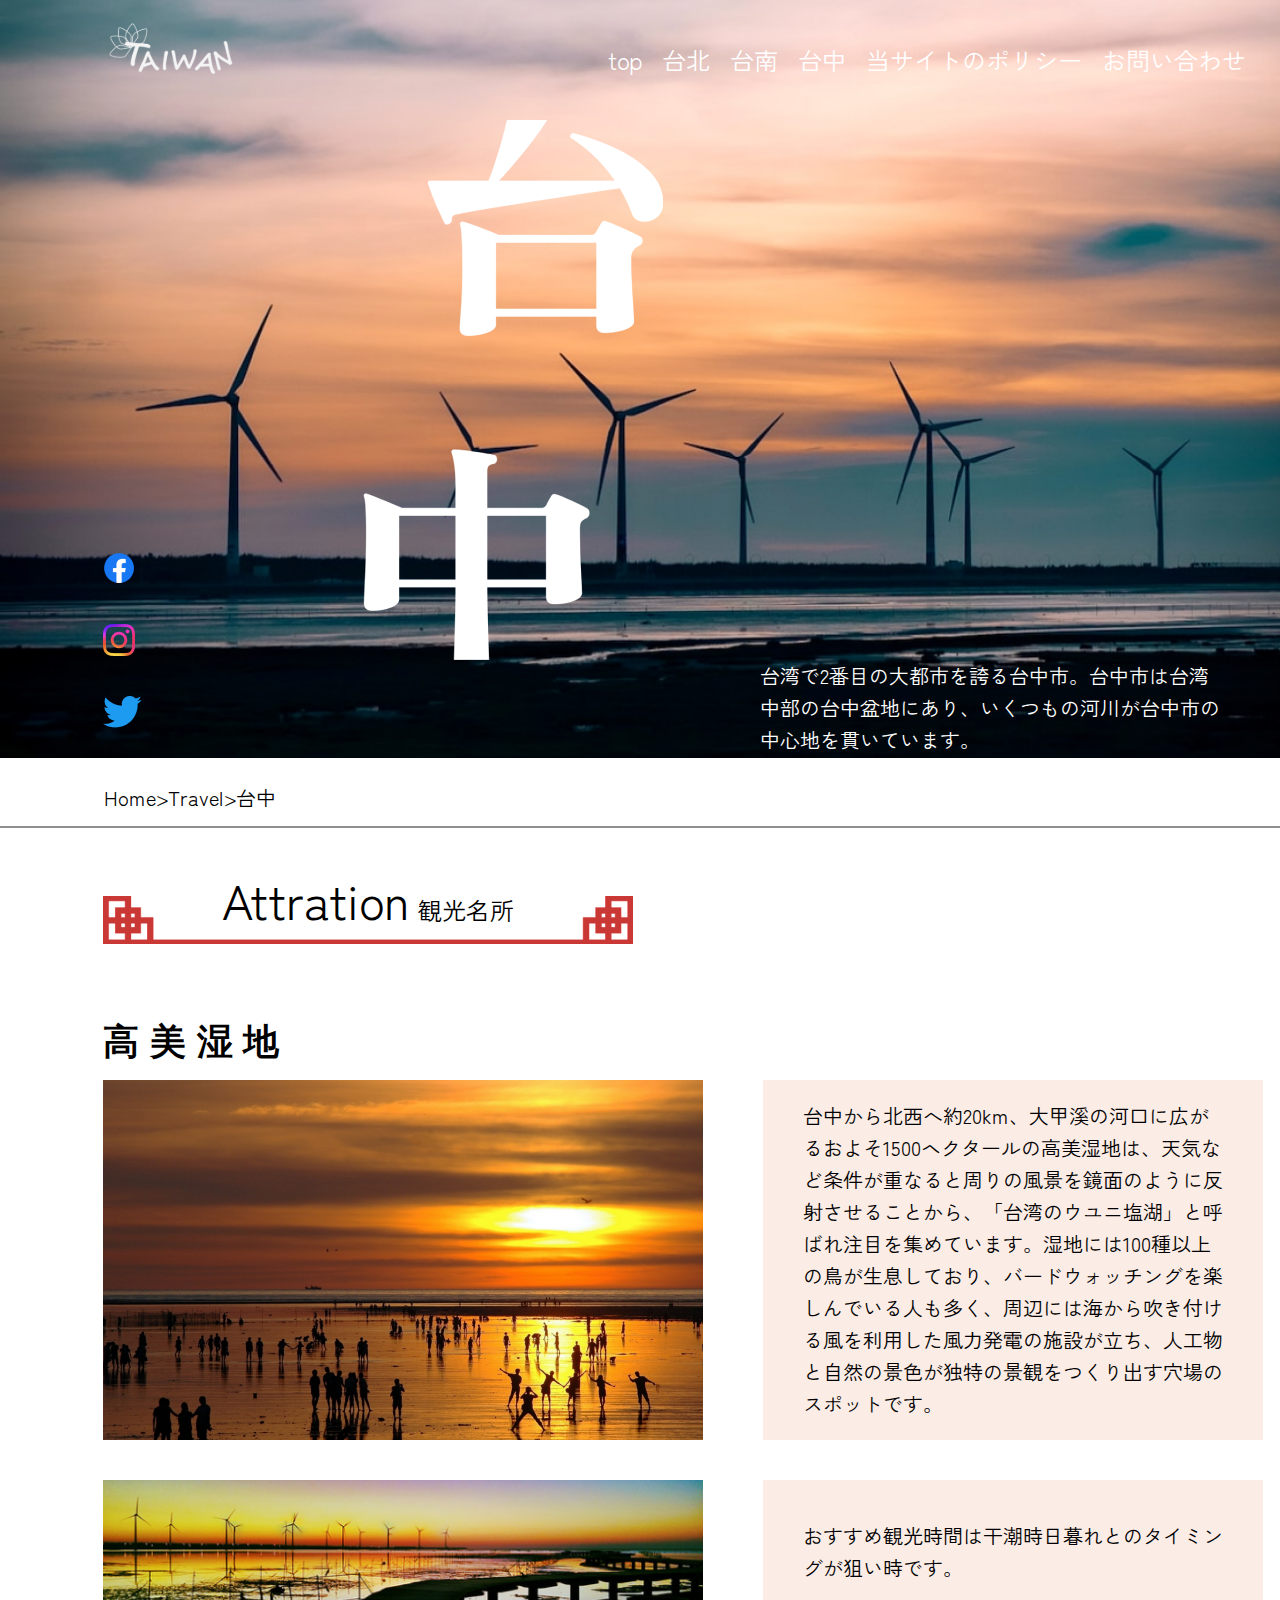
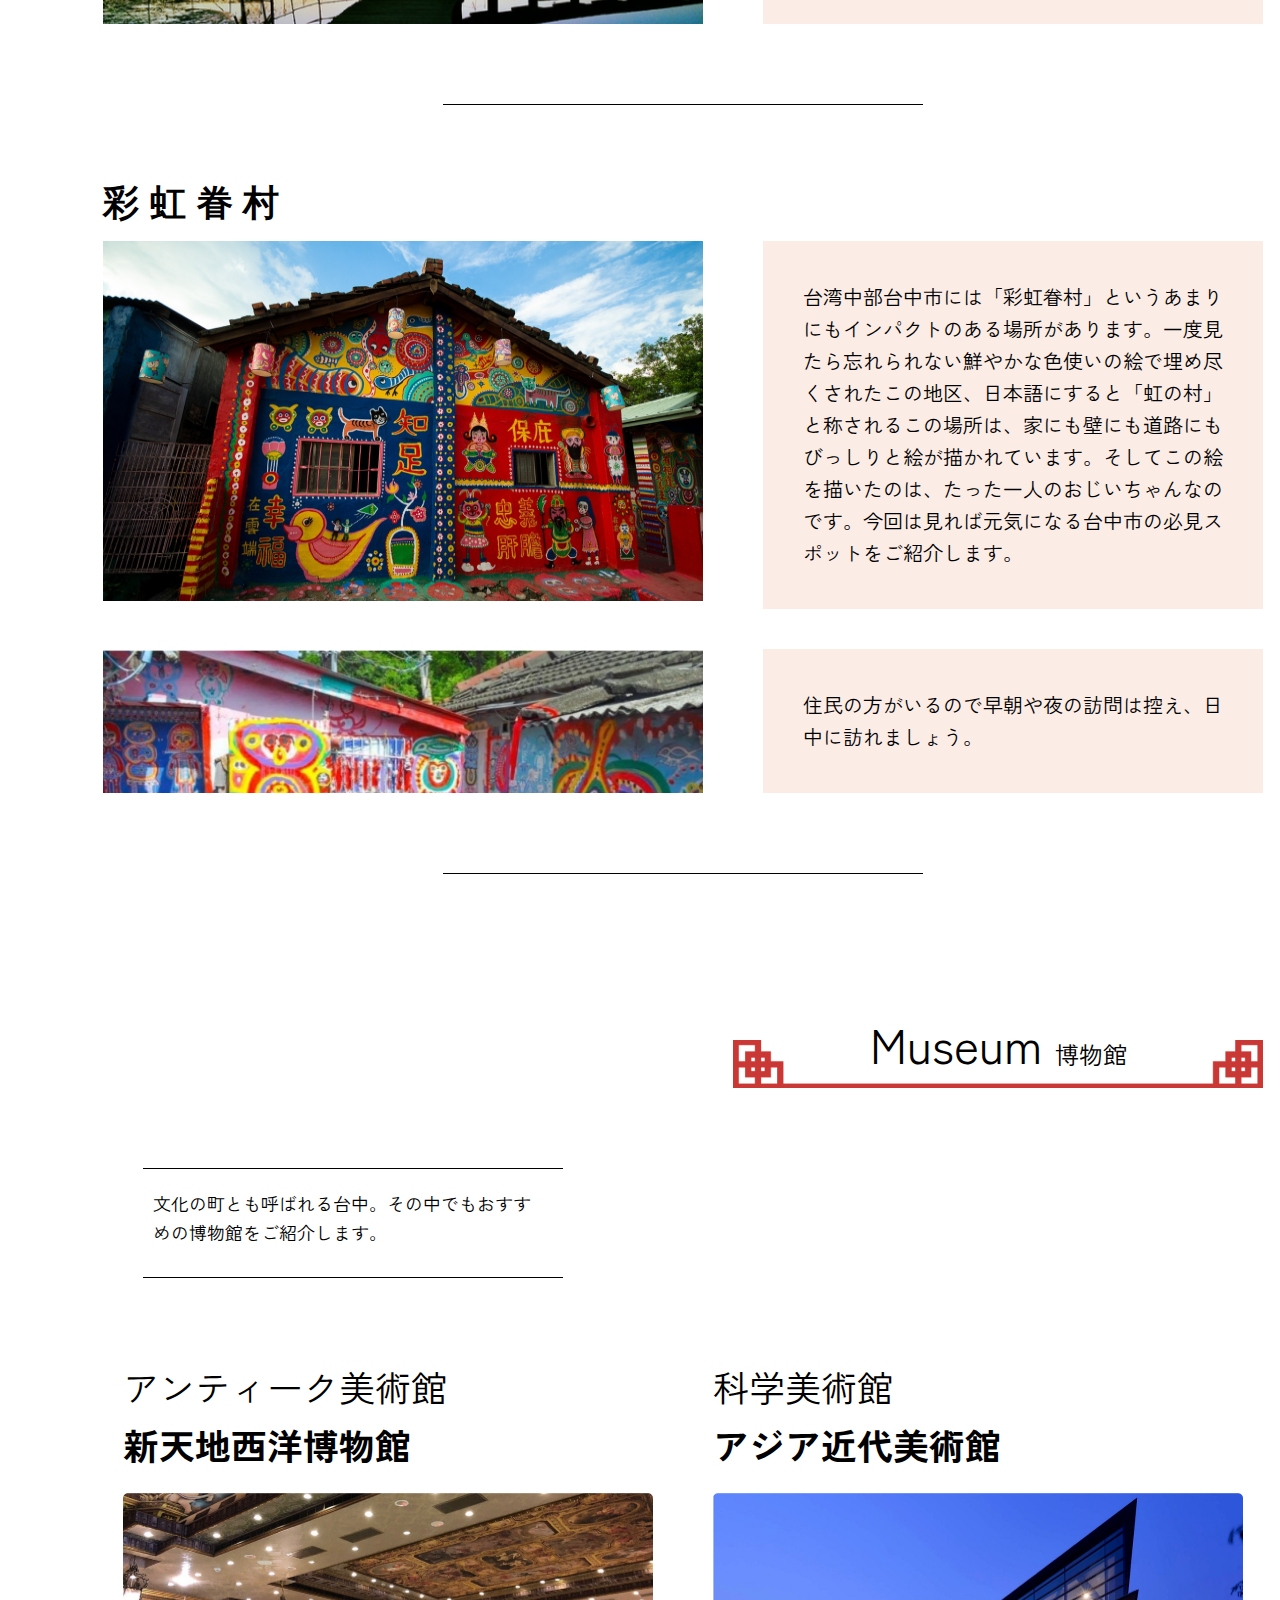
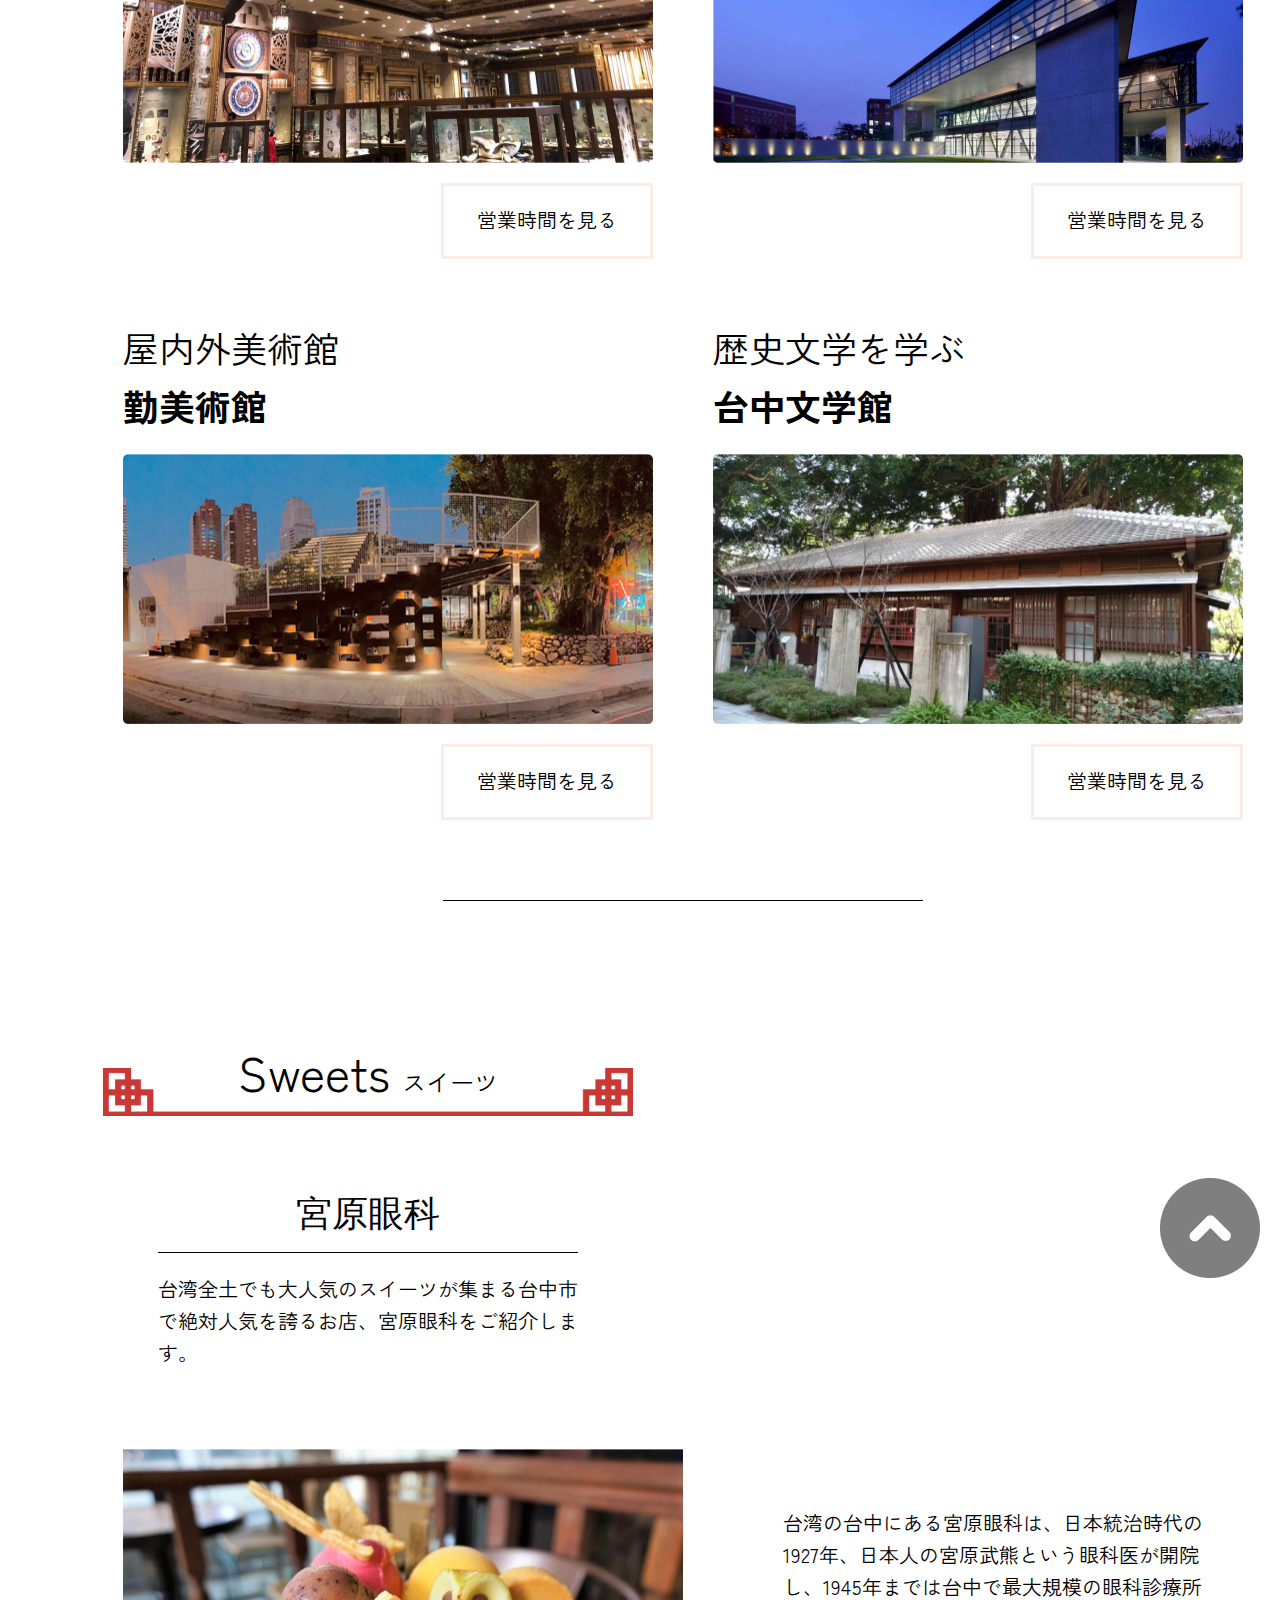
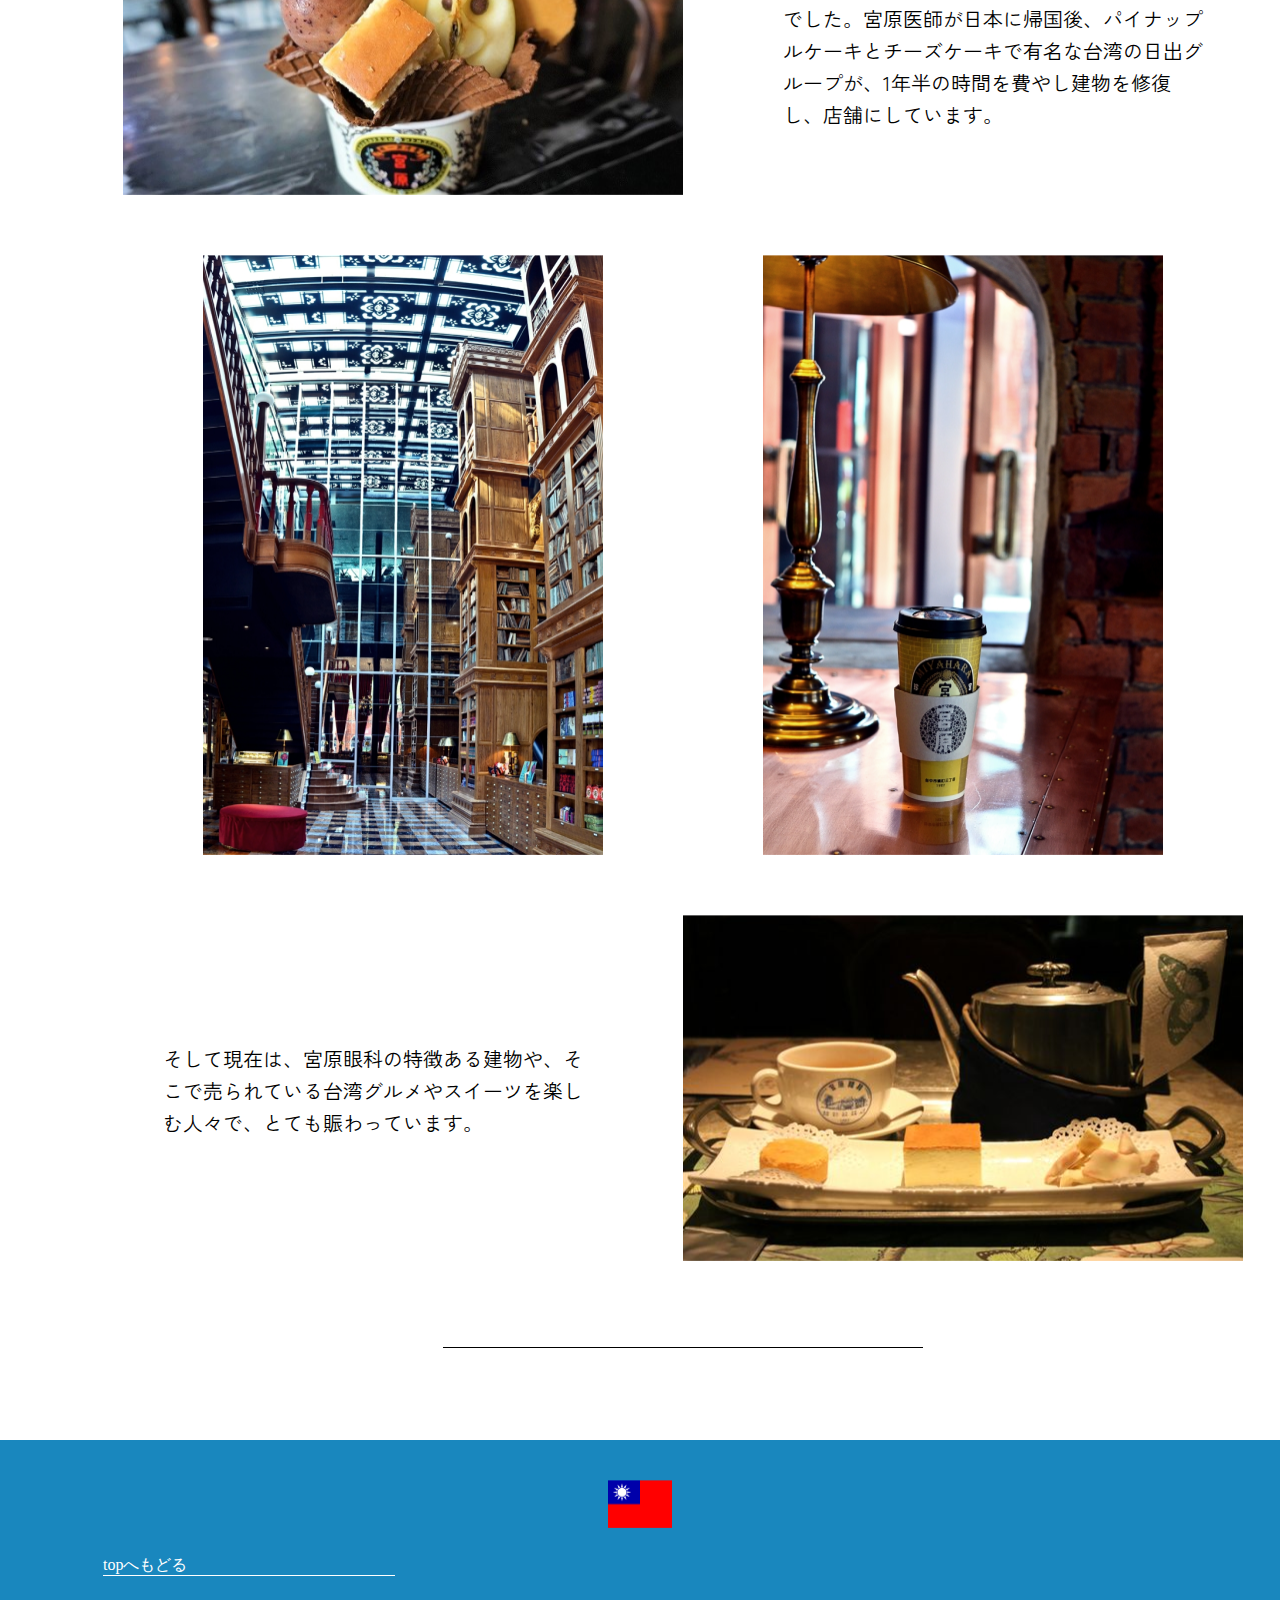
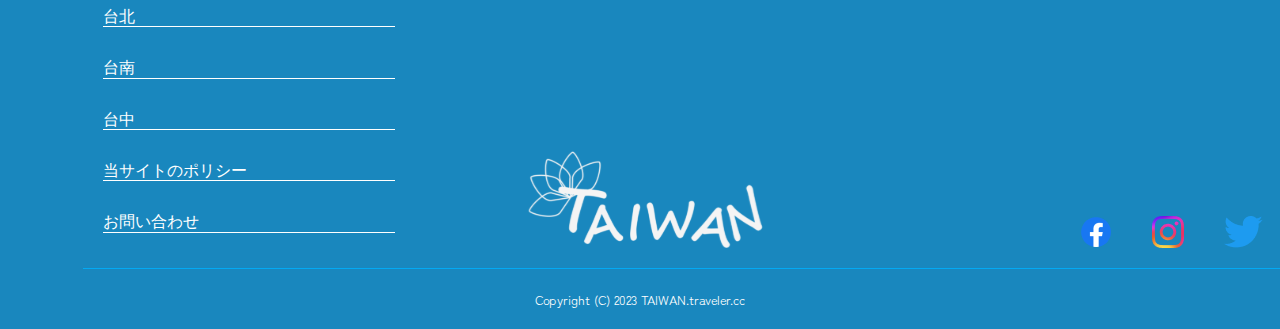
<file: taichu/index.html>
<!DOCTYPE html>
<html lang="ja">
    <head>
        <meta chraset="UTF-8">
        <meta name="viewport" content="width=device-width,initial-scale=1">
        <link rel="stylesheet" href="../common/reset.css">
        <link rel="preconnect" href="https://fonts.googleapis.com">
        <link rel="preconnect" href="https://fonts.gstatic.com" crossorigin>
        <link href="https://fonts.googleapis.com/css2?family=Noto+Sans+JP&family=Zen+Kaku+Gothic+New&display=swap" rel="stylesheet">
        <link rel="stylesheet" href="styles/style.css">
        <title>TAIWAN|台中</title>
    </head>
    <body>
        <div class="loading">
            <span class="loadinglogo"><img src="images/pcro-do.svg"></span>
        </div>
        <header id="wrapper">
            <div class="head">
                <img src="images/log.svg" alt="ロゴ" class="log">
                <div class="hamburger" id="openNav">
                    <img src="images/hamburger.png" alt="">
                </div>
                <div id="dorowaMein"></div>
                    <nav id="nav">
                        <div class="logo"><img src="images/log.svg" alt="ロゴ"></div>
                        <div class="batu" id="closeNav"><img src="images/closenav.png" alt="戻る"></div>
                        <p class="dorowaMeun">menu</p>
                        <ul class="menu">
                            <li class="dorowaTop"><a href="../index%20.html">top</a></li>
                            <li class="dorowaTaipei"><a href="../taipei/index.html">台北</a></li>
                            <li class="dorowaTainan"><a href="../tainan/index.html">台南</a></li>
                            <li class="dorowaTaityu"><a href="#">台中</a></li>
                            <li class="dorowaPurisi"><a href="#">当サイトのポリシー</a></li>
                            <li class="dorowaToiawase"><a href="#">お問い合わせ</a></li>
                        </ul>
                    </nav>
            </div>
            <img class="daitou" src="images/pclogodaityu.png" alt="台中">
            <nav class="sns">
                <ul>
                    <li><img src="images/facebook.png" alt="フェイスブック"></li>
                    <li><img src="images/instagram.png" alt="インスタグラム"></li>
                    <li><img src="images/white_background.png" alt="ツイッター"></li>
                </ul>
            </nav>
            <p>台湾で2番目の大都市を誇る台中市。台中市は台湾中部の台中盆地にあり、いくつもの河川が台中市の中心地を貫いています。</p>
        </header>
        <section class="pan">
            <p>Home>Travel>台中</p>
        </section>
        <main>
            <section class="attration">
                    <h2><samp class="HeadingEnglish">attration</samp><samp class="HeadingJs">観光名所</samp></h2>
                    <h3>高美湿地</h3>
                <div class="attrationMein">
                    <img src="images/pckoubisittimein.png" alt="高美湿地メイン">
                    <p class="attrationP">台中から北西へ約20km、大甲溪の河口に広がるおよそ1500ヘクタールの高美湿地は、天気など条件が重なると周りの風景を鏡面のように反射させることから、「台湾のウユニ塩湖」と呼ばれ注目を集めています。湿地には100種以上の鳥が生息しており、バードウォッチングを楽しんでいる人も多く、周辺には海から吹き付ける風を利用した風力発電の施設が立ち、人工物と自然の景色が独特の景観をつくり出す穴場のスポットです。</p>
                </div>
                <div class="attrationSabu">
                    <img src="images/pcKoubisittiSabu.png" alt="高美湿地サブ">
                    <p>おすすめ観光時間は干潮時日暮れとのタイミングが狙い時です。</p>
                </div>
                <div class="rod"></div>
                <h3>彩虹眷村</h3>
                <div class="attrationMein">
                    <img src="images/pcsaikoukeisonmein.png" alt="PC彩虹眷村メイン画像">
                    <p class="attrationMeinP">台湾中部台中市には「彩虹眷村」というあまりにもインパクトのある場所があります。一度見たら忘れられない鮮やかな色使いの絵で埋め尽くされたこの地区、日本語にすると「虹の村」と称されるこの場所は、家にも壁にも道路にもびっしりと絵が描かれています。そしてこの絵を描いたのは、たった一人のおじいちゃんなのです。今回は見れば元気になる台中市の必見スポットをご紹介します。</p>
                </div>
                <div class="attrationSabu attrationSabu2">
                    <img src="images/pcsaikoukeisonsabu.png" alt="PC彩虹眷村サブ画像">
                    <p>住民の方がいるので早朝や夜の訪問は控え、日中に訪れましょう。</p>
                </div>
                <div class="rod"></div>
            </section>
            <section class="museum">
                <h2><samp class="HeadingEnglish">museum</samp> <samp class="HeadingJs">博物館</samp></h2>
                <div class="text">
                    <p>文化の町とも呼ばれる台中。その中でもおすすめの博物館をご紹介します。</p>
                </div>
                <div class="MuseumSummary">
                    <div class="museum1">
                        <P class="ArtMuseum">アンティーク美術館<br>
                        <span>新天地西洋博物館</span></P>
                        <img src="images/pcsinntenti.png" alt="PC新天地西洋博物館画像">
                        <button class="modalOpen jsModalOpen" ><p class="sales">営業時間を見る</p></button>
                        <div class="modal jsModal">
                            <div class="modalContainer">
                                <div class="modalClose jsModalClose">
                                    <img src="images/close.png" alt="閉じる">
                                </div>
                                <div class="modalContent">
                                    <h5>新天地西洋博物館</h5>
                                    <div>
                                        <img src="images/pcsinntentisabu1.png" alt="PCサブ新天地西洋博物館画像1">
                                        <img src="images/pcsinntentisavu2.png" alt="PCサブ新天地西洋博物館画像2" class="modalImg">
                                    </div>
                                    <p>営業時間<br>
                                        全日：10:00〜18:00<br>
                                        住所：台湾台中市東区旱渓東路一段456号1階
                                    </p>
                                </div>
                            </div>
                        </div>
                    </div>
                    <div class="museum2">
                        <p class="ArtMuseum">科学美術館<br>
                        <span>アジア近代美術館</span></p>
                        <img src="images/pcaziahakubutukann.png" alt="PCアジア近代美術館画像">
                        <button class="modalOpen2 jsModalOpen2" ><p class="sales">営業時間を見る</p></button>
                        <div class="modal2 jsModal2">
                            <div class="modalContainer">
                                <div class="modalClose jsModalClose2">
                                    <img src="images/close.png" alt="閉じる">
                                </div>
                                <div class="modalContent">
                                    <h5>アジア近代美術館</h5>
                                    <div>
                                        <img src="images/pcaziasabu1.png" alt="PCサブアジア近代美術館画像1">
                                        <img src="images/pcaziasabu2.png" alt="PCサブアジア近代美術館画像2" class="modalImg">
                                    </div>
                                    <p>
                                        営業時間<br>
                                        全日：9:30～17:00<br>
                                        住所：413台湾台中市霧峰區柳豐路500號
                                    </p>
                                </div>
                            </div>
                        </div>
                    </div>
                </div>
                <div class="MuseumSummary">
                    <div class="museum3">
                        <p class="ArtMuseum">屋内外美術館<br>
                        <span>勤美術館</span></p>
                        <img src="images/pckinnmeinn.png" alt="PC勤美術館画像.png">
                        <button class="modalOpen3 jsModalOpen3" ><p class="sales">営業時間を見る</p></button>
                        <div class="modal3 jsModal3">
                            <div class="modalContainer">
                                <div class="modalClose jsModalClose3">
                                    <img src="images/close.png" alt="閉じる">
                                </div>
                                <div class="modalContent">
                                    <h5 class="modalContent3">勤美術館</h5>
                                    <div>
                                        <img src="images/pckinnsabu1.png" alt="PCサブ勤美術館画像1" >
                                        <img src="images/pckinnsabu2.png" alt="PCサブ勤美術館画像2" class="modalImg">
                                    </div>
                                    <p>
                                        営業時間<br>
                                        全日：09:00〜17:00<br>
                                        住所：台中市西區館前路71號
                                    </p>
                                </div>
                            </div>
                        </div>
                    </div>
                    <div class="museum4"> 
                        <p class="ArtMuseum">歴史文学を学ぶ<br>
                        <span>台中文学館</span></p>
                        <img src="images/pctaityuubunngaku.png" alt="PC台中文学館画像">
                        <button class="modalOpen4 jsModalOpen4" ><p class="sales">営業時間を見る</p></button>
                        <div class="modal4 jsModal4">
                            <div class="modalContainer">
                                <div class="modalClose jsModalClose4">
                                    <img src="images/close.png" alt="閉じる">
                                </div>
                                <div class="modalContent">
                                    <h5 class=" modalContent4">台中文学館</h5>
                                    <div>
                                        <img src="images/daityuubunngakusabu1.png" alt="PCサブ台中文学館画像1">
                                        <img src="images/daityuubunngakusabu2.png" alt="PCサブ台中文学館画像2" class="modalImg">
                                    </div>
                                    <p>
                                        営業時間<br>
                                        全日：09:00〜17:00<br>
                                        住所：台中市楽群街38号
                                    </p>
                                </div>
                            </div>
                        </div>
                    </div>
                </div>
                <div class="rod"></div>
            </section>
            <section class="sweets">
                <h2><samp class="HeadingEnglish">Sweets</samp> <samp class="HeadingJs">スイーツ</samp></h2>
                <h4>宮原眼科</h4>
                <p class="text">台湾全土でも大人気のスイーツが集まる台中市で絶対人気を誇るお店、宮原眼科をご紹介します。</p>
                <div class="sweets1">
                    <img src="images/miyahara.png" alt="PC宮原眼科スイーツ画像">
                    <P class="text2">台湾の台中にある宮原眼科は、日本統治時代の1927年、日本人の宮原武熊という眼科医が開院し、1945年までは台中で最大規模の眼科診療所でした。宮原医師が日本に帰国後、パイナップルケーキとチーズケーキで有名な台湾の日出グループが、1年半の時間を費やし建物を修復し、店舗にしています。</P>
                </div>
                <div class="sweets2">
                    <img src="images/miyaharasabu1.png" alt="PC宮原眼科サブ画像2">
                    <img class="sweets2Sabu"src="images/miyaharasabu2.png" alt="PC宮原眼科サブ画像2">
                </div>
                <div class="sweets3">
                    <p>そして現在は、宮原眼科の特徴ある建物や、そこで売られている台湾グルメやスイーツを楽しむ人々で、とても賑わっています。</p>
                    <img src="images/miyaharaotya.png" alt="PC宮原眼科お茶画像">
                </div>
                <div class="rod"></div>
            </section>
            <div class="top"><a href="#"><img src="images/topmodoru.png" alt="トップに戻る"></a></div>
        </main>
        <footer>
            <div class="footer">
                <img src="images/kokki.png" alt="PCフッター国旗画像" class="imgFooter1">
                <div class="footerContainer">
                    <div class="footerLeft">
                        <ul class="footerList">
                            <li><a href="../index%20.html">topへもどる</a></li>
                            <li><a href="../taipei/index.html">台北</a></li>
                            <li><a href="../tainan/index.html">台南</a></li>
                            <li><a href="#">台中</a></li>
                            <li><a href="#">当サイトのポリシー</a></li>
                            <li><a href="#">お問い合わせ</a></li>
                        </ul>
                    </div>
                    <div class="footerCenter">
                        <img src="images/log.svg" class="imgFooter2">
                    </div>
                    <div class="footerRight">
                        <a href=""><img src="images/facebook.png" alt="フェイスブック" class="imgSns3"></a>
                        <a href=""><img src="images/instagram.png" alt="インスタグラム" class="imgSns3"></a>
                        <a href=""><img src="images/white_background.png" alt="ツイッター" class="imgSns3"></a>
                    </div>
                </div>
                <p class="copyRight"><small>Copyright (C) 2023 TAIWAN.traveler.cc</small></p>
            </div>
        </footer>
        <script src="../common/jquery-3.7.1.min.js"></script>
        <script src="../common/dorowa.js"></script>
        <script src="scripts/script.js"></script>       
    </body>
</html>
</file>
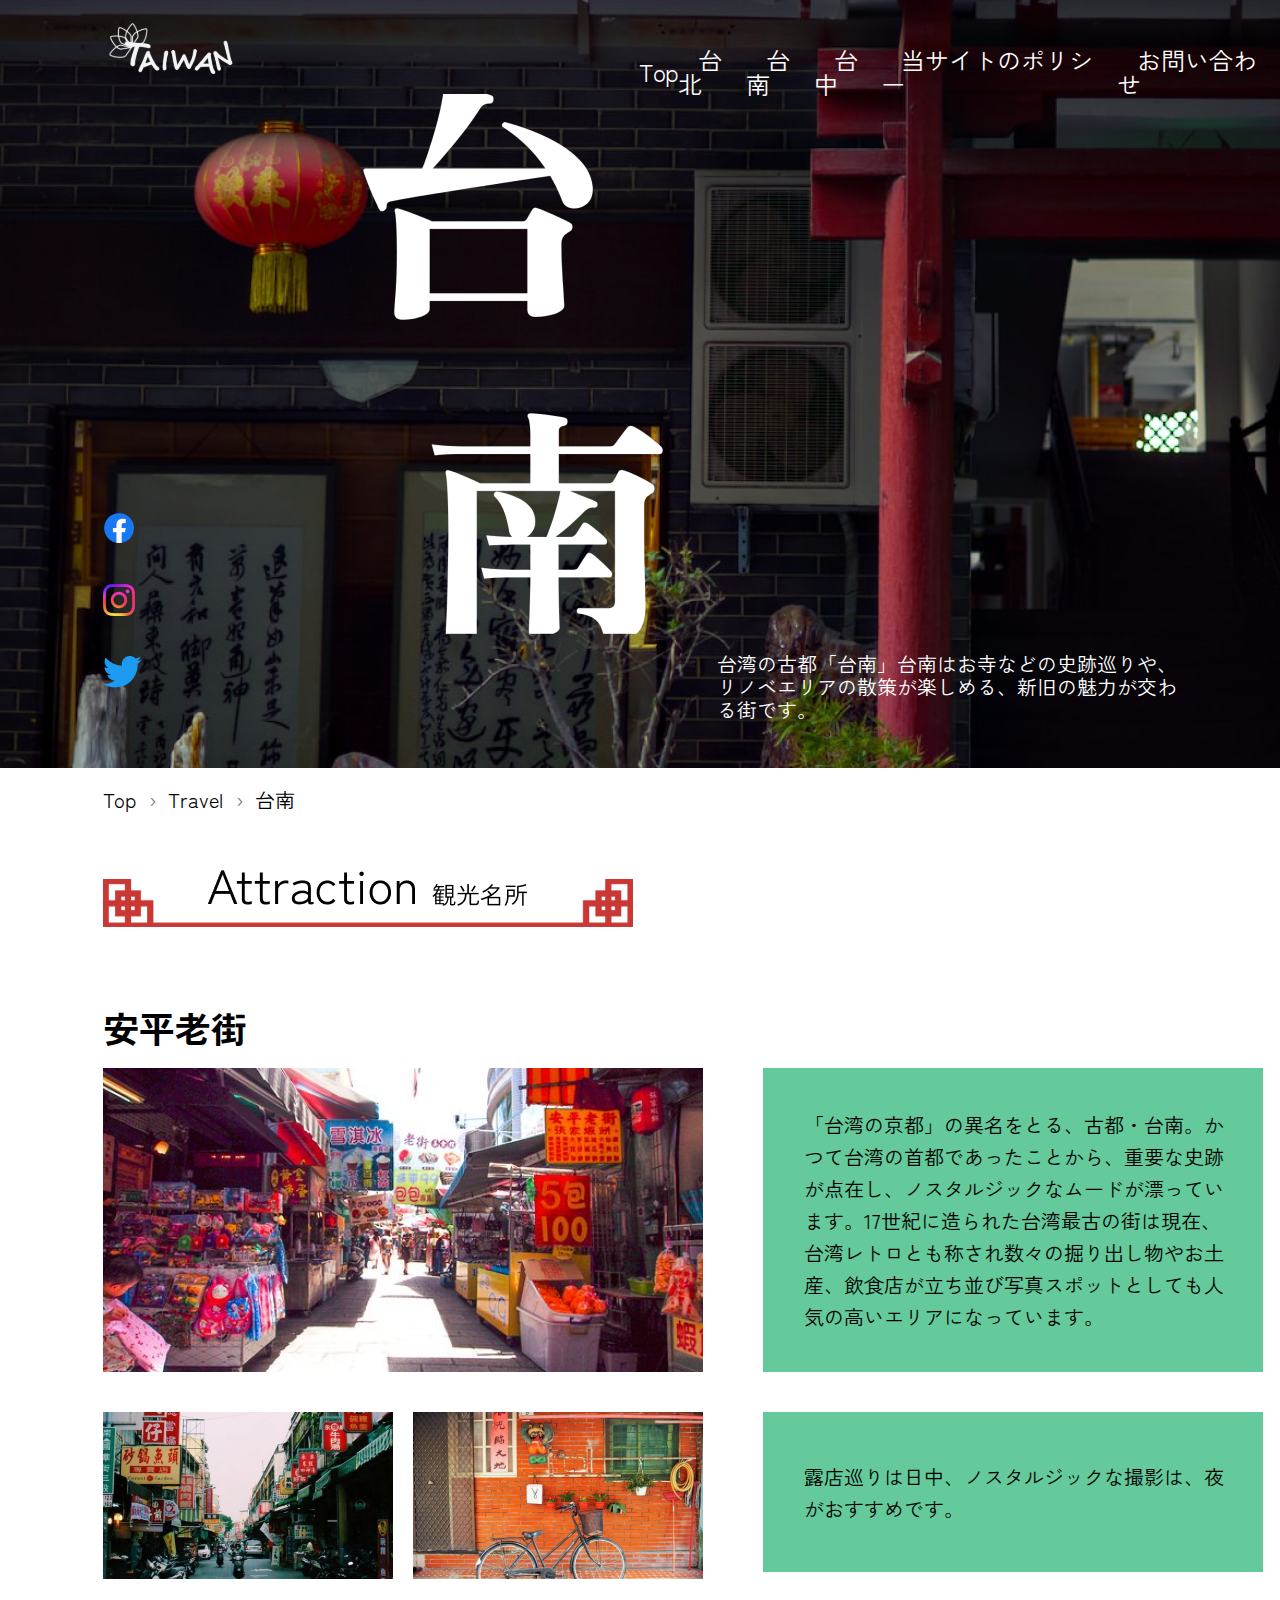
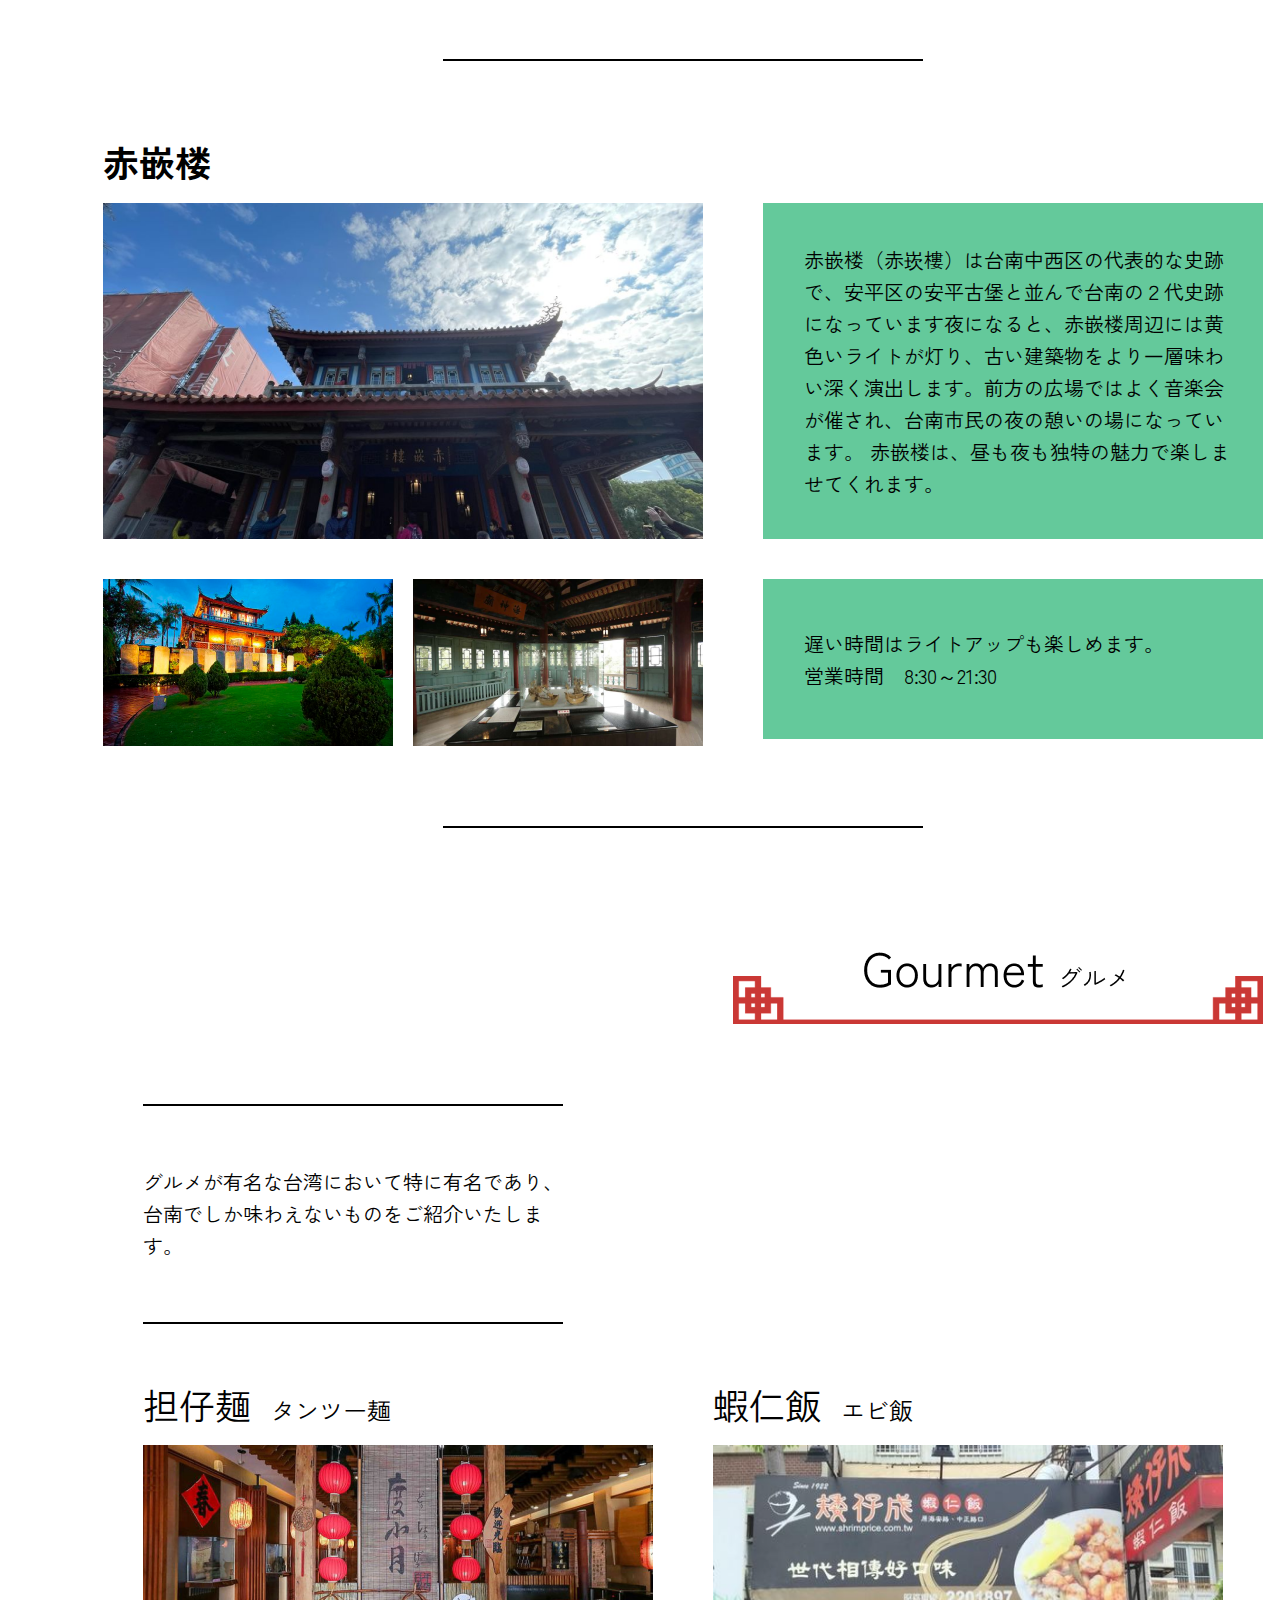
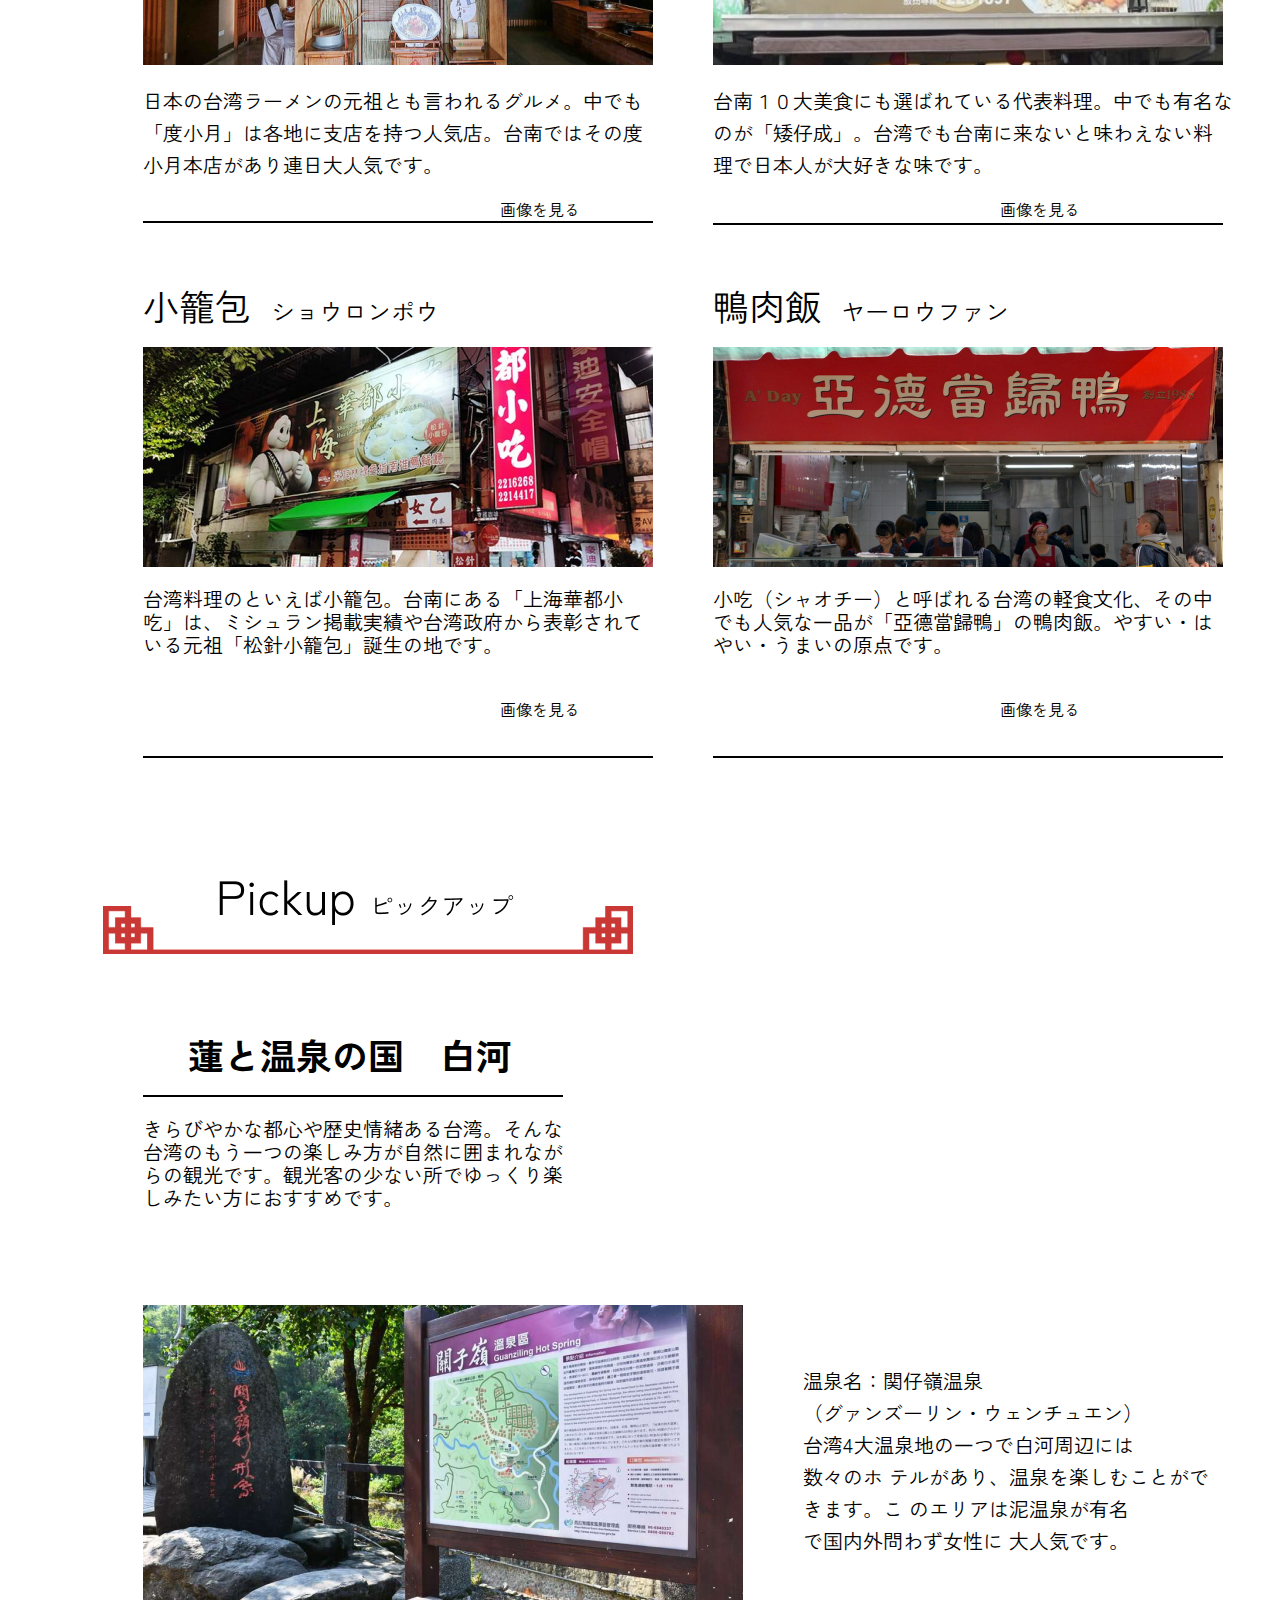
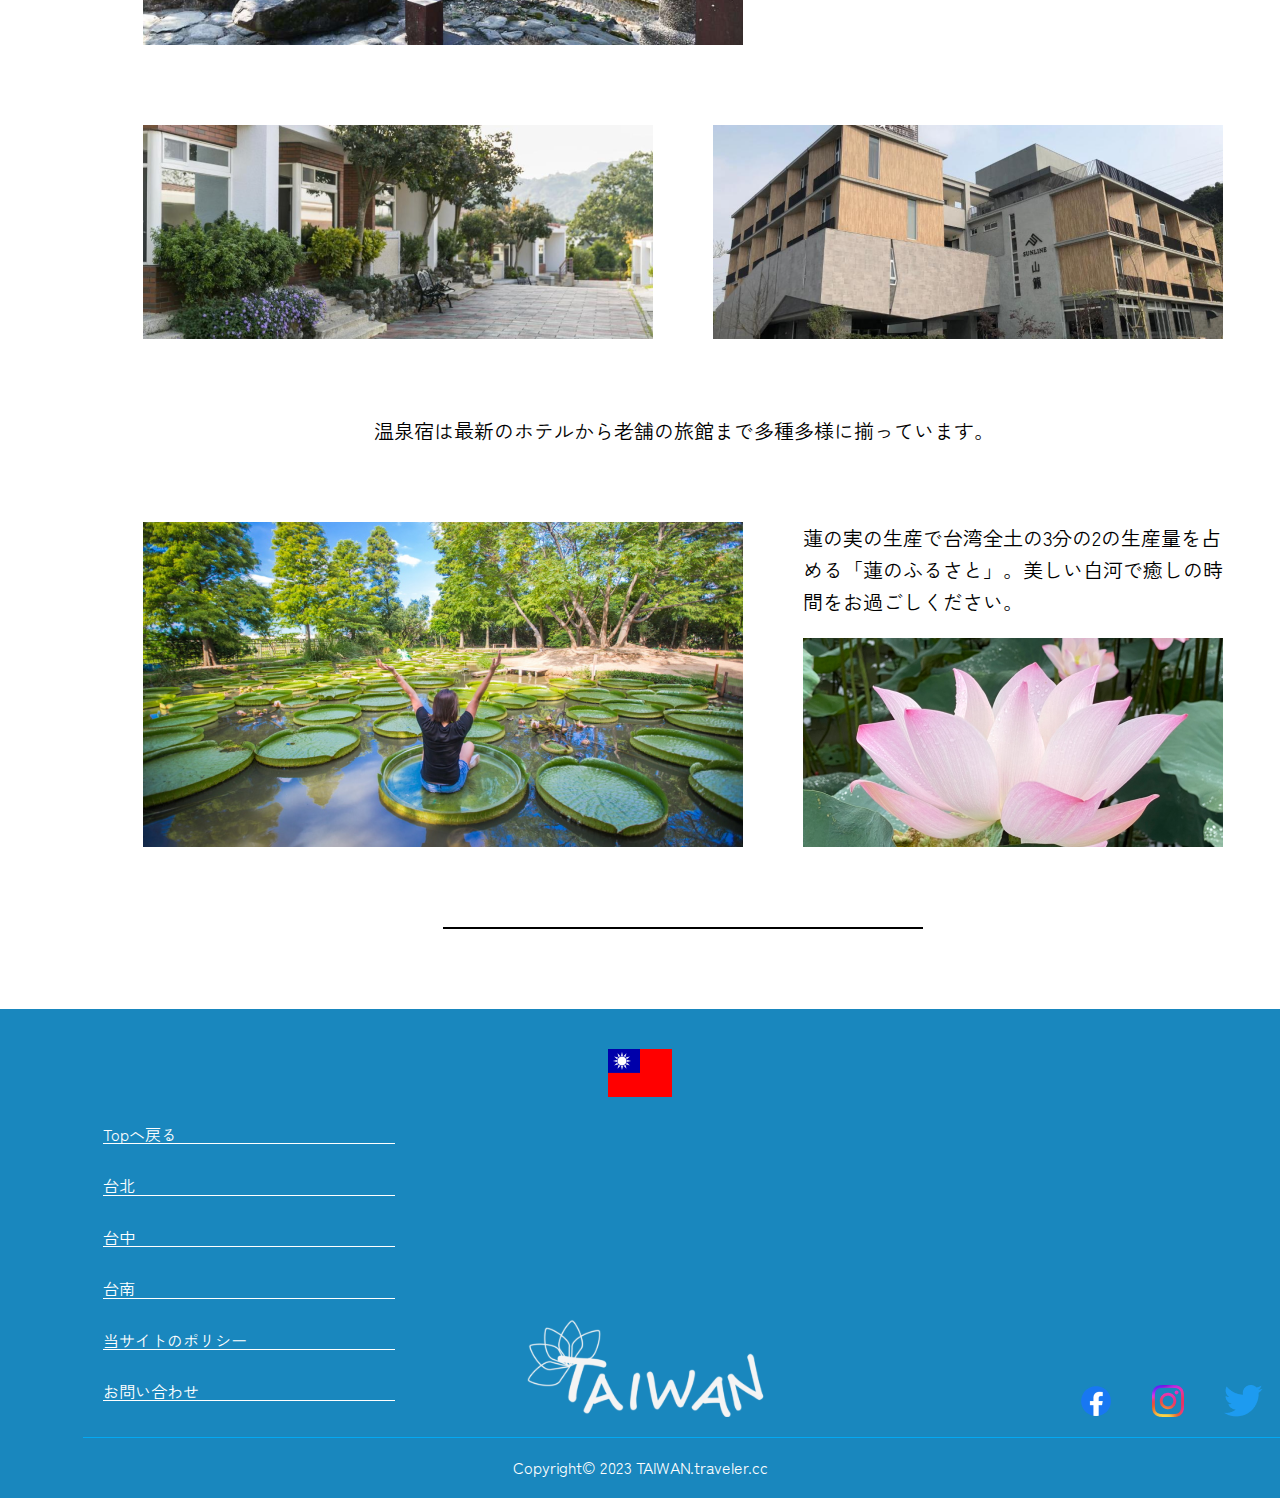
<file: tainan/index.html>
<!DOCTYPE html>
<html lang="ja">
 <head>
    <meta charset="utf-8">

    <meta name="viewport" content="width=device-width,initial-scale=1">
    <link rel="stylesheet" href="../common/reset.css">
    <link rel="preconnect" href="https://fonts.googleapis.com">
        <link rel="preconnect" href="https://fonts.gstatic.com" crossorigin>
        <link href="https://fonts.googleapis.com/css2?family=Noto+Sans+JP&family=Zen+Kaku+Gothic+New&display=swap" rel="stylesheet">
    <link rel="stylesheet" href="styles/style.css">
    <link rel="stylesheet" href="css-loader-master/dist/css-loader.css">
    <script src="scripts/script.js"></script>
 </head>
 <body>
    <div class="loading">
        <span class="loadinglogo"><img class="logo100" src="img/ヘッダーロゴタイプ.svg"></span>
    </div>
    

    <header>
        <img class="hero" src="img/PCヒーローフル台南画像.png">
        <img class="logo" src="img/ヘッダーロゴタイプ.svg">
        <img class="mainlogo" src="img/PCメインロゴ台南画像.png">

        <div class="hamburger" id="openNav">
            <img src="img/hamburger.png" alt="">
        </div>
        <div id="dorowaMein"></div>
            <nav id="nav">
                <div class="logo"><img src="img/ヘッダーロゴタイプ.svg" alt="ロゴ"></div>
                <div class="batu" id="closeNav"><img src="img//closenav.png" alt="戻る"></div>
                <p class="dorowaMeun">menu</p>
                <ul class="menu">
                    <li class="dorowaTop"><a href="../index%20.html">Top</a></li>
                    <li class="dorowaTaipei"><a href="../taipei/index.html">台北</a></li>
                    <li class="dorowaTainan"><a href="#">台南</a></li>
                    <li class="dorowaTaityu"><a href="../taichu/index.html">台中</a></li>
                    <li class="dorowaPurisi"><a href="#">当サイトのポリシー</a></li>
                    <li class="dorowaToiawase"><a href="#">お問い合わせ</a></li>
                </ul>
            </nav>
       <label for="menu-toggle" class="menu-button">
        <span class="bar"></span>
        <span class="bar"></span>
        <span class="bar"></span>
      </label>
    </div>
<nav class="social-nav">
    <ul clas="social-nav-list">
        <li class="social-nav-item1"><img src="img/フェイスブックアイコン.png"></li>
        <li  class="social-nav-item2"><img src="img/インスタアイコン.png"></li>
        <li  class="social-nav-item3"><img src="img/ツイッターアイコン.png"></li>
</nav>
<p class="intoro">
    台湾の古都「台南」台南はお寺などの史跡巡<br class="sb1">りや、<br class="sb3">
    リノベエリアの散策が楽しめる、新旧<br class="sb2">の魅力が交わ<br class="sb4">
    る街です。
</p>
    </header>
    
    <nav>
        <ol class="breadcrumb">
          <li><a href="/">Top</a></li>
          <li><a href="/.../">Travel</a></li>
          <li>台南</li>
        </ol>
      </nav>

    <div class="attraction">
        <img class="china-border" src="img/PC見出し背景画像.png">
        <img class="attraction-name" src="img/Attraction 観光名所.png">
    </div>
    <h2>安平老街</h2>
    
    <div class="anpyon1">
        <img class="anpyon-pic" src="img/PC安平老街メイン画像.png">
        <div class="sen">
        <p class="anpyon1-ex">
            「台湾の京都」の異名をとる、古都・台南。か<br>
            つて台湾の首都であったことから、重要な史跡<br>
            が点在し、ノスタルジックなムードが漂ってい<br>
            ます。17世紀に造られた台湾最古の街は現在、<br>
            台湾レトロとも称され数々の掘り出し物やお土<br>
            産、飲食店が立ち並び写真スポットとしても人<br>
            気の高いエリアになっています。
        </p>
    </div>
</div>
<div class="anpyon2">
    <img class="anpyon-pic2" src="img/PC安平老街サブ画像1.png">
    <img class="anpyon-pic3" src="img/PC安平老街サブ画像2.png">
    <div class="sen2">
        <p class="anpyon2-ex">露店巡りは日中、ノスタルジックな撮影は、夜<br>
            がおすすめです。
        </p>
    </div>
</div>
<p class="line"></p>

<h2>赤嵌楼</h2>
<div class="aka1">
    <img class="aka-pic" src="img/PC赤崁楼メイン画像.png">
    <div class="sen3">
    <p class="aka1-ex">
        赤嵌楼（赤崁樓）は台南中西区の代表的な史跡<br>
        で、安平区の安平古堡と並んで台南の２代史跡<br>
        になっています夜になると、赤嵌楼周辺には黄<br>
        色いライトが灯り、古い建築物をより一層味わ<br>
        い深く演出します。前方の広場ではよく音楽会<br>
        が催され、台南市民の夜の憩いの場になってい<br>
       ます。 赤嵌楼は、昼も夜も独特の魅力で楽しま<br>
        せてくれます。
    </p>
</div>
</div>
<div class="aka2">
<img class="aka-pic2" src="img/PC赤崁楼サブ画像1.png">
<img class="aka-pic3" src="img/PC赤崁楼サブ画像2.png">
<div class="sen4">
    <p class="anpyon2-ex">遅い時間はライトアップも楽しめます。<br>
        営業時間　8:30～21:30
    </p>
</div>
</div>
<p class="line"></p>
<div class="gourme">
    <img class="china-border2" src="img/PC見出し背景画像.png">
    <img class="gorme-name" src="img/Gourmet グルメ.png">
</div>
   <p class="line2"></p>
   <p class="famose">
    グルメが有名な台湾において特に有名で<br class="sb7">あり、<br class="sb5">
    台南でしか味わえないものをご紹<br class="sb8">介いたしま<br class="sb6">
    す。
   </p>
   <p class="line3"></p>
   <div class="contain1">
        <div class="tanntuumenn">
            <div class="text1">
                <p class="tantu">担仔麺</p><p class="tantu1">タンツー麺</p>
            </div>
        <img class="tanntuu-pic" src="img/PC度小月画像.png">
        <p class="tanntuu-text">
            日本の台湾ラーメンの元祖とも言われる<br class="sb11">グルメ。中でも<br class="sb9">
            「度小月」は各地に支店<br class="sb12">を持つ人気店。台南ではその度<br class="sb10">
            小月本店<br class="sb13">があり連日大人気です。
            </p>
        </div>

        <button class="botton1" onclick="openModal()">画像を見る</button>
            <div id="modal1" class="modal">
                <img class="tatn2" src="img/PCタンツーメン画像.png">
                    <button onclick="closeModal()">Close</button>
            </div>
        <div id="overlay1" class="overlay" onclick="closeModal()"></div>
           
        <div class="ebimesi">
            <div class="text2">
                <p class="ebimesi1">蝦仁飯</p><p class="ebimesi2">エビ飯</p>
            </div>
        <img class="ebimesi-pic" src="img/PC矮仔成画像.png">
        <p class="ebimesi-text">
            台南１０大美食にも選ばれている代表料<br class="sb16">理。中でも有名な<br class="sb14">
            のが「矮仔成」。台湾<br class="sb17">でも台南に来ないと味わえない料<br class="sb15">
            理で日<br class="sb18">本人が大好きな味です。
        </p>
        </div>
        </div>
        <button class="botton2" onclick="openModal2()">画像を見る</button>
            <div id="modal2" class="modal2">
                <img class="ebimesi5" src="img/PCエビ飯画像.png">
                    <button onclick="closeModal2()">Close</button>
            </div>
        <div id="overlay2" class="overlay2" onclick="closeModal2()"></div>
           
        
   
        

       

   </div>
<div>
    
</div>
<p class="line4"></p>
<p class="line5"></p>
<div class="contain2">
    <div class="shouron">
    <div class="text3">
        <p class="shouron1">小籠包</p><p class="shouron2">ショウロンポウ</p>
    </div>
    <img class="shouron-pic" src="img/PC上海華都小吃画像.png">
    <p class="shouron-text">
        台湾料理のといえば小籠包。台南にある<br class="sb21">「上海華都小<br class="sb19">
        吃」は、ミシュラン掲載実<br class="sb22">績や台湾政府から表彰されて<br class="sb20">
        いる元祖<br class="sb23">「松針小籠包」誕生の地です。
    </p>
    
    
</div>
<button class="botton3" onclick="openModal3()">画像を見る</button>
            <div id="modal3" class="modal3">
                <img class="syou5" src="img/PCショウロンポー画像.png">
                    <button onclick="closeModal3()">Close</button>
            </div>
        <div id="overlay3" class="overlay3" onclick="closeModal3()"></div>

    <div class="ya-rou">
        <div class="text4">
        <p class="ya-rou1">鴨肉飯</p><p class="ya-rou2">ヤーロウファン</p>
        </div>
        <img class="ya-rou-pic" src="img/PC亞德當歸鴨画像.png">
        <p class="ya-rou-text">
            小吃（シャオチー）と呼ばれる台湾の軽<br class="sb26">食文化、その中<br class="sb24">
            でも人気な一品が「亞德<br class="sb27">當歸鴨」の鴨肉飯。やすい・は<br class="sb25">
            やい・う<br class="sb28">まいの原点です。
        </p>
    </div>
    <button class="botton4" onclick="openModal4()">画像を見る</button>
            <div id="modal4" class="modal4">
                <img class="ya-ron5" src="img/PCヤーロウファン画像.png">
                    <button onclick="closeModal4()">Close</button>
            </div>
        <div id="overlay4" class="overlay4" onclick="closeModal4()"></div>
           
    
</div>
<div class="line8">
<p class="line6"></p>
<p class="line7"></p>
</div>
<img class="china-border3" src="img/PC見出し背景画像.png">
<img class="topick-name" src="img/Pickup ピックアップ.png">
<h2 class="siraga">蓮と温泉の国　白河</h2>
<p class="line9"></p>
<p class="siraga-text">
    きらびやかな都心や歴史情緒ある台湾。<br class="sb32">そんな<br class="sb29">
    台湾のもう一つの楽しみ方が自然<br class="sb33">に囲まれなが<br class="sb30">
    らの観光です。観光客の少<br class="sb34">ない所でゆっくり楽<br class="sb31">
    しみたい方におすす<br class="sb35">めです。
</p>
<div class="onnsenn">
    <img class="onnsenn-pic" src="img/PC温泉地画像.png">
    <div class="onnsenn-3">
    <p class="onnsenn1-ex">
     温泉名：関仔嶺温泉<br>
    （グァンズーリン・ウェンチュエン）<br>
    台湾4大温泉地の一つで白河周辺には<br class="39">数々のホ<br class="sb36">
    テルがあり、温泉を楽しむこと<br class="sb40">ができます。こ<br class="sb37">
    のエリアは泥温泉が有名<br class="41">で国内外問わず女性に<br class="sb38">
    大人気です。
</p>
</div>
</div>
<div class="hotell">
    <img class="hotel1-pic" src="img/PCホテル画像１.png">
    <img class="hotel2-pic" src="img/PCホテル画像2.png">
</div>
<p class="hotel-text">
    温泉宿は最新のホテルから老舗の旅館まで多種多様に揃っています。
</p>
<div class="hasu">
<img class="hasu-pic" src="img/PC大蓮画像.png">
<div hasu2>
    <p class="hasu-text">
        蓮の実の生産で台湾全土の3分の2の生産<br class="sb44">量を占<br class="sb42">
        める「蓮のふるさと」。美しい白<br class="sb45">河で癒しの時<br class="sb43">
        間をお過ごしください。
    </p>
    <img class="hasu2-pic" src="img/PC蓮の花画像.png">
</div>
</div>
<p class="senn10"></p>

   

<script src="scripts/script.js"></script>

 </body>
 <footer>
    <div class="footer">
      <img src="img/PCフッター国旗画像.png" class="imgFooter1">
      <div class="footerContainer">
        <di class="footerLeft">
          <ul class="footerList">
            <li><a href="../index%20.html">Topへ戻る</a></li>
            <li><a href="../taipei/index.html">台北</a></li>
            <li><a href="../taichu/index.html">台中</a></li>
            <li><a href="">台南</a></li>
            <li><a href="">当サイトのポリシー</a></li>
            <li><a href="">お問い合わせ</a></li>
          </ul>
        </di>
        <div class="footerCenter">
          <img src="img/PCフッター用ロゴ画像.svg" class="imgFooter2">
        </div>
        <div class="footerRight">
          <a href=""><img src="img/フェイスブックアイコン.png" alt="フェイスブック" class="imgSns3"></a>
          <a href=""><img src="img/インスタアイコン.png" alt="インスタグラム" class="imgSns3"></a>
          <a href=""><img src="img/ツイッターアイコン.png" alt="ツイッター" class="imgSns3"></a>
        </div>
      </div>
      <p class="copyRight">Copyright&copy 2023 TAIWAN.traveler.cc</p>
    </div>
    <a class="pagetop" href="#"><div class="pagetop__arrow"></div></a>
  </footer>
  <script src="../common/jquery-3.7.1.min.js"></script>
  <script src="../common/dorowa.js"></script>
</file>
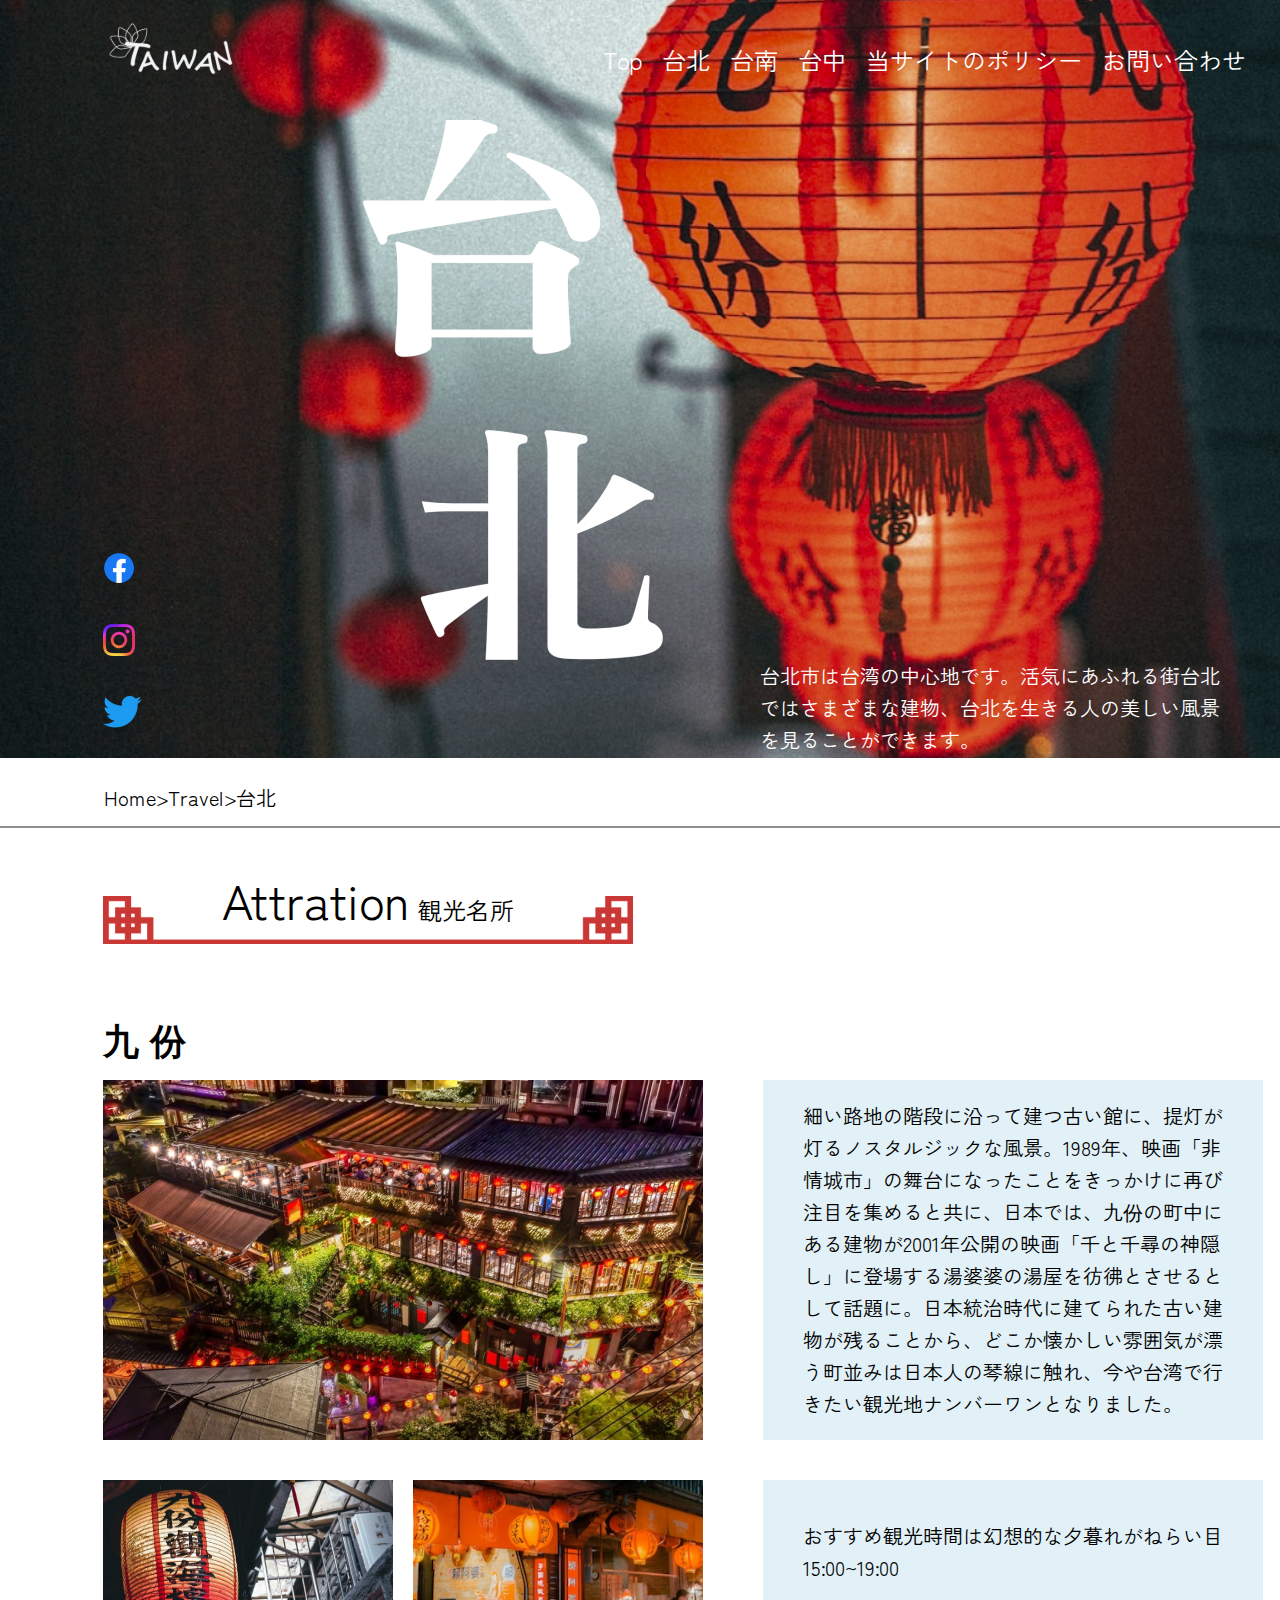
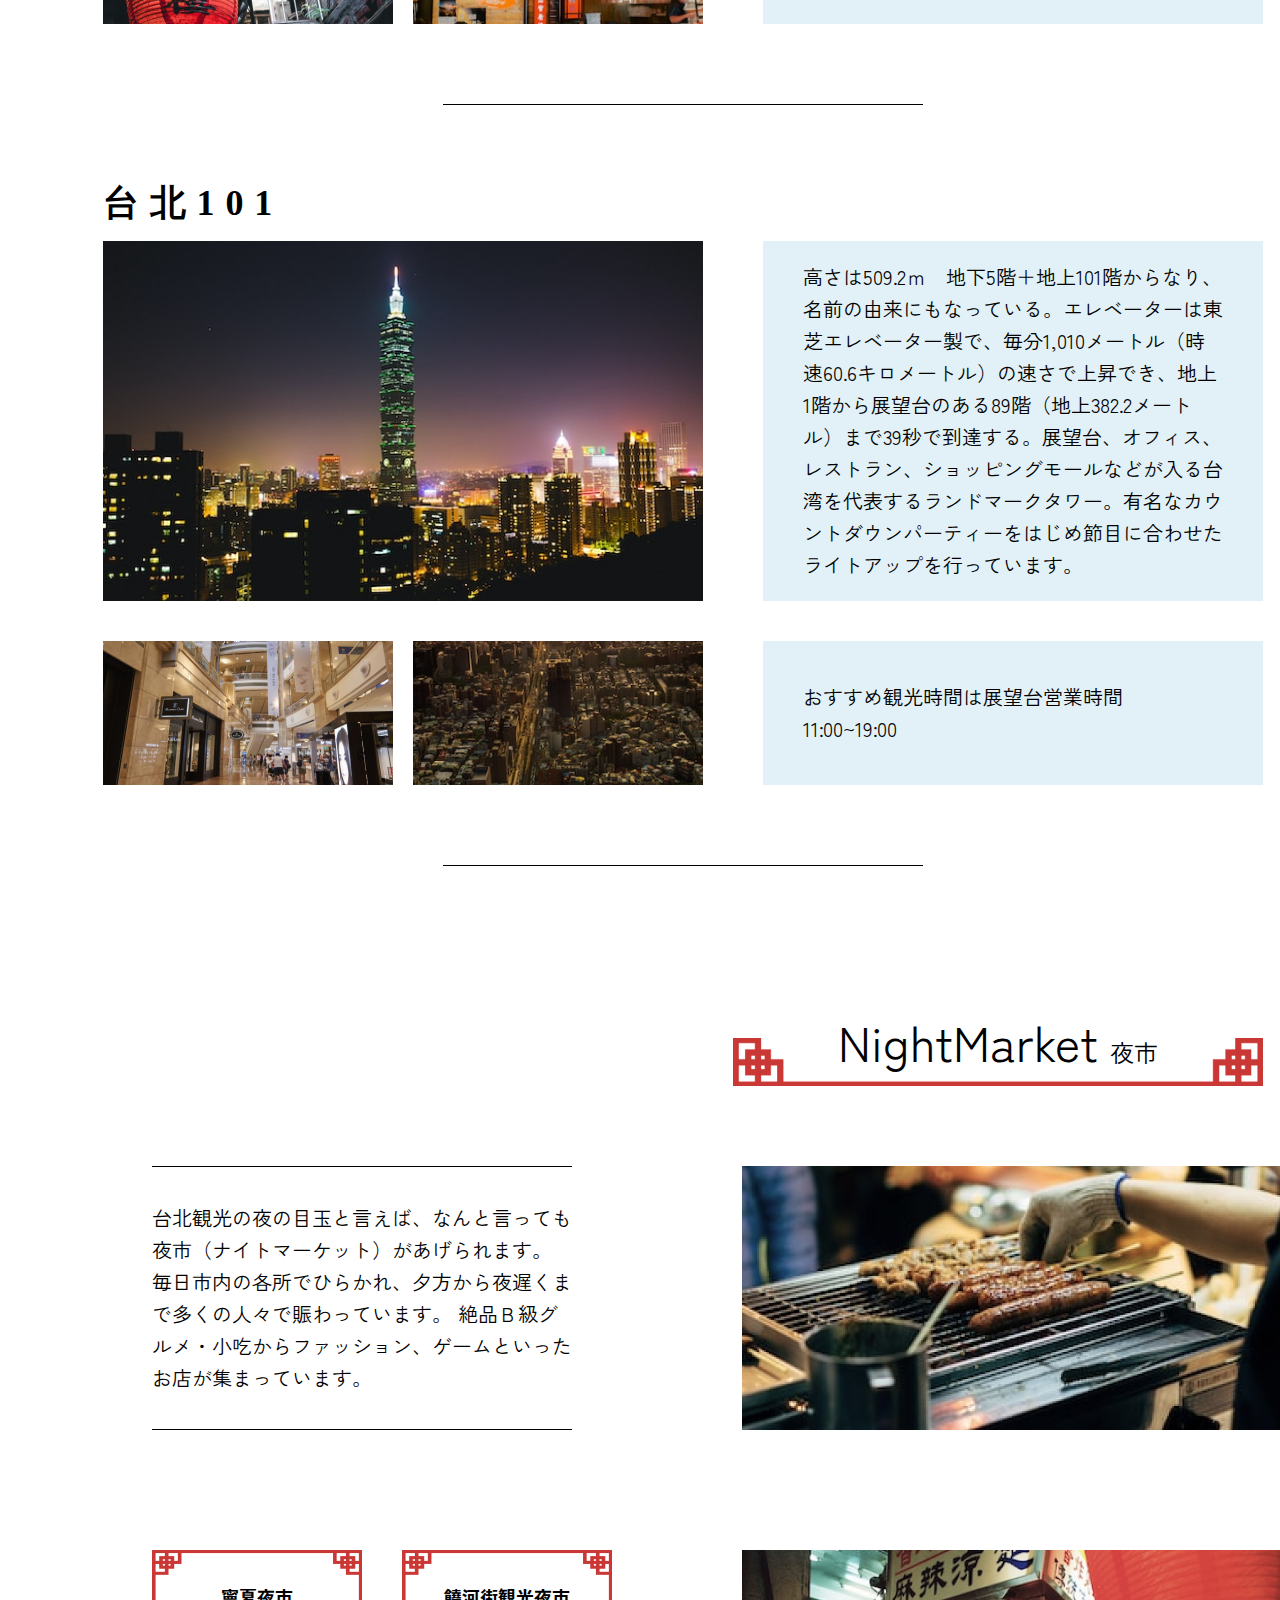
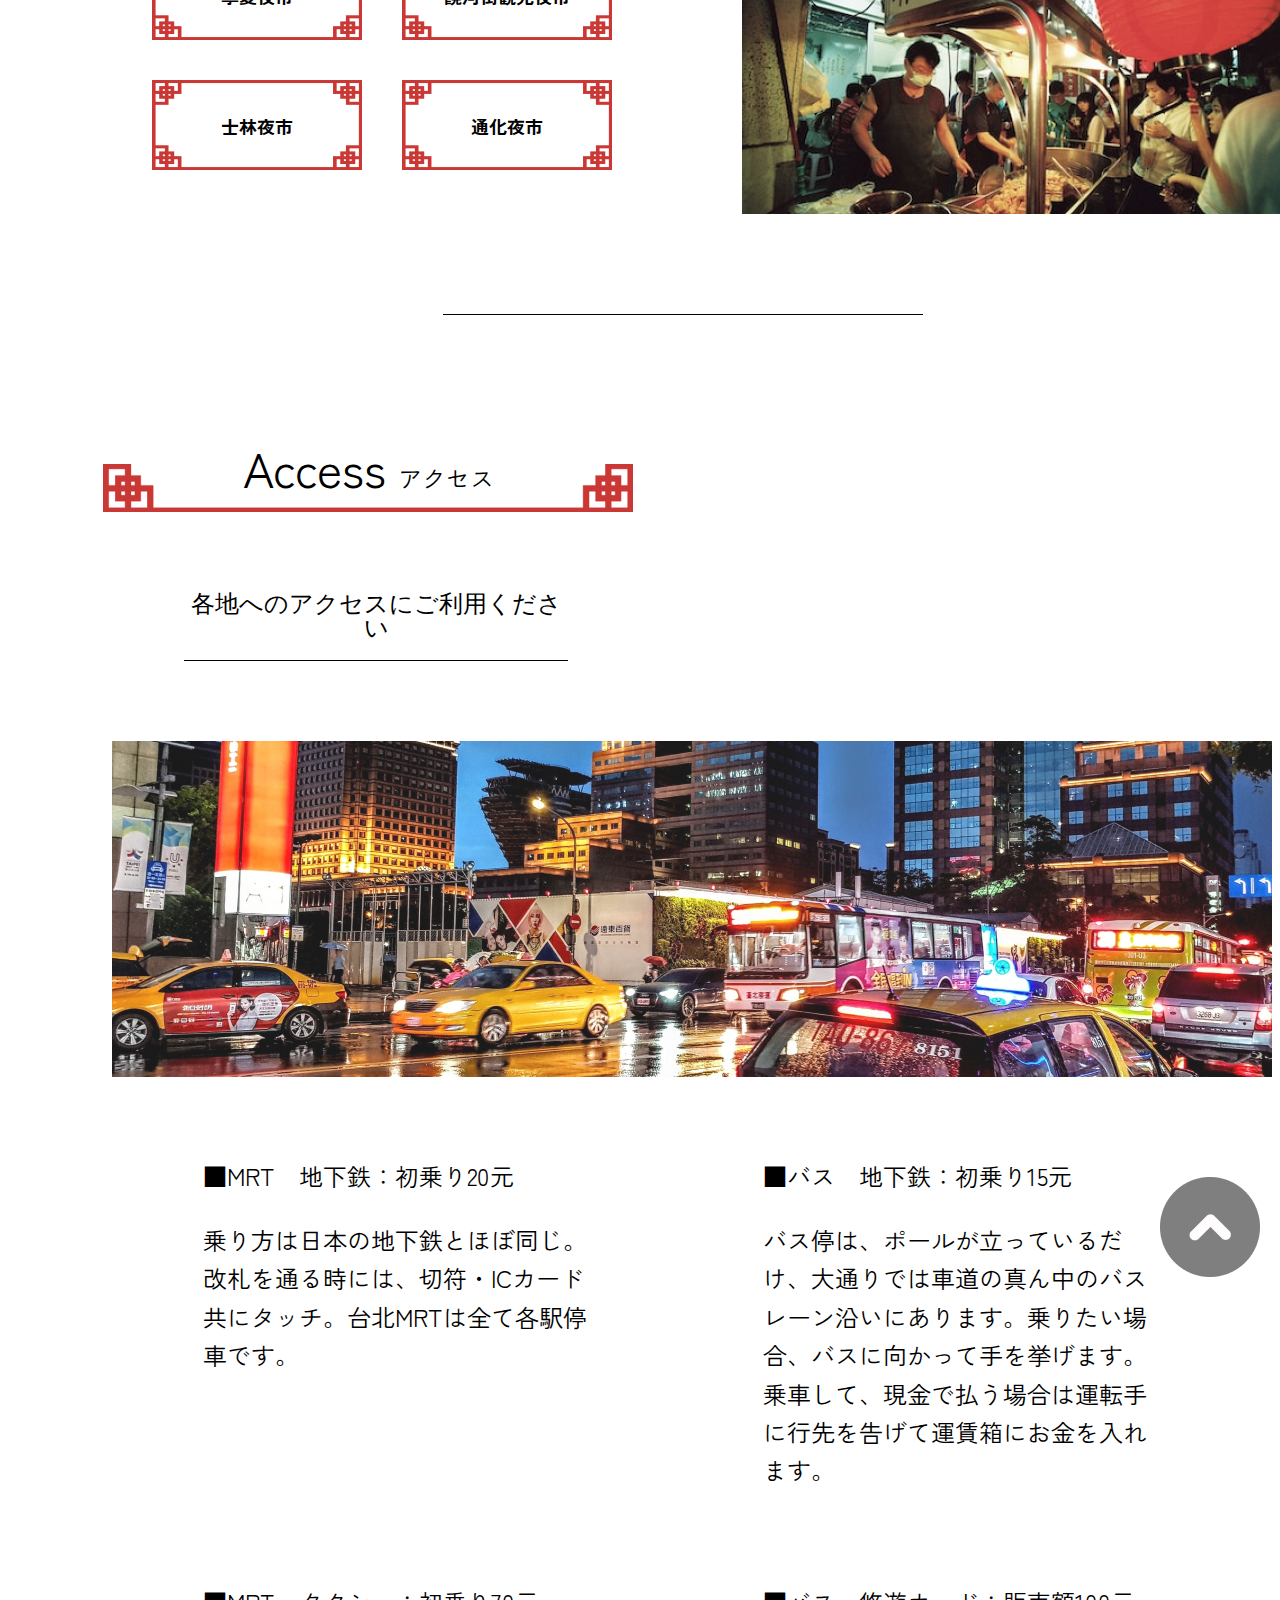
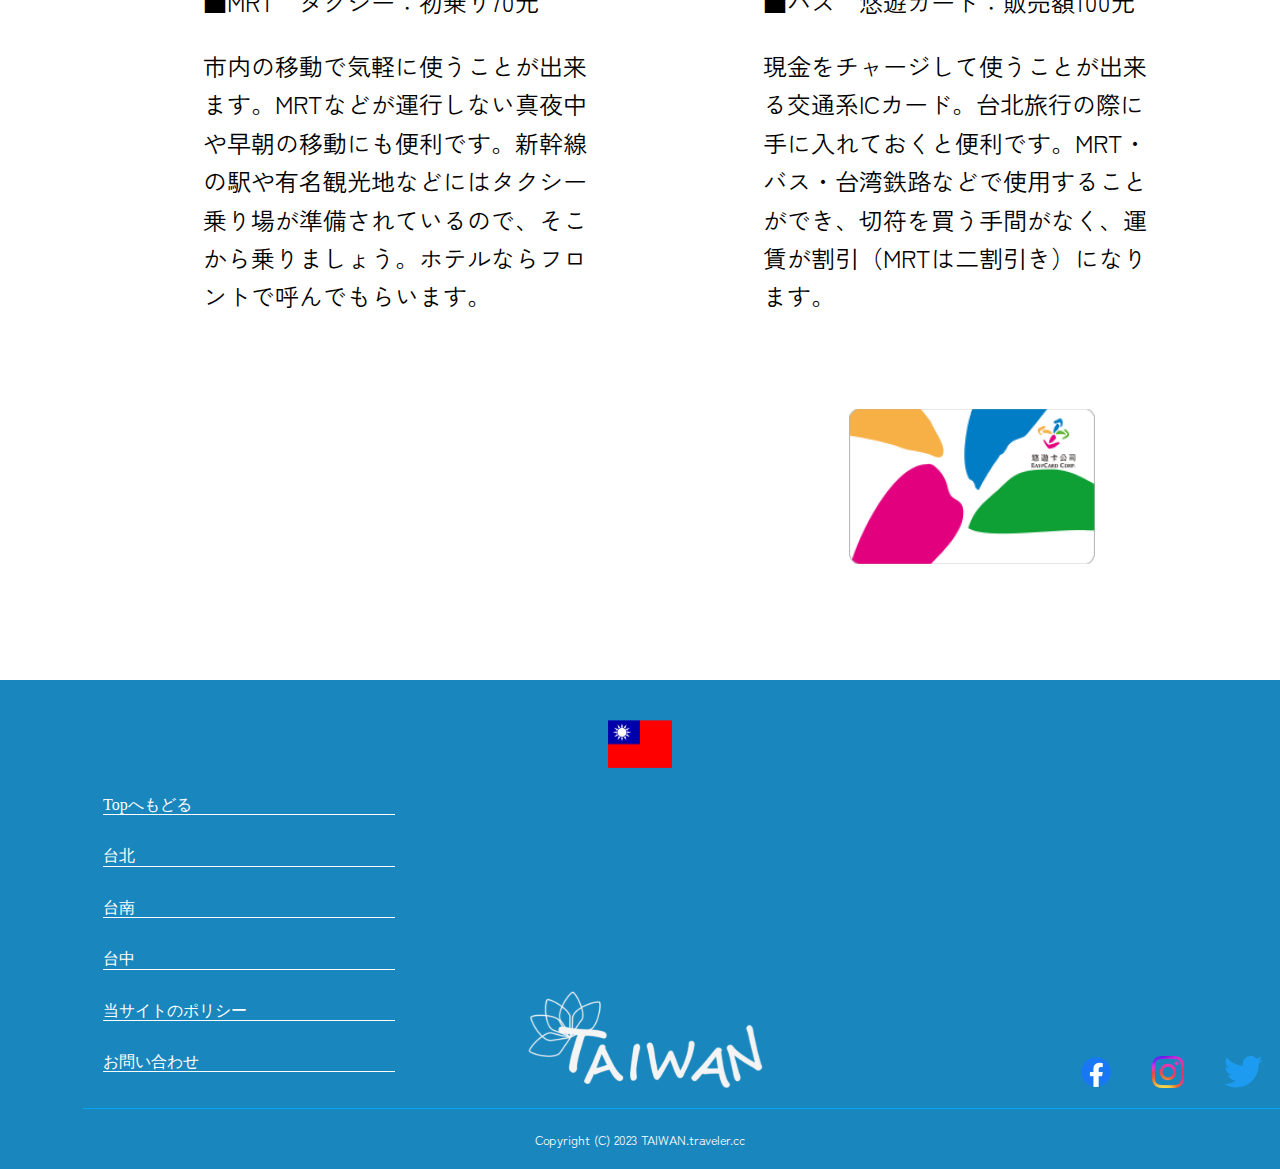
<file: taipei/index.html>
<!DOCTYPE html>
<html lang="ja">

<head>
  <meta chraset="UTF-8">
  <meta name="viewport" content="width=device-width,initial-scale=1">
  <link rel="stylesheet" href="../common/reset.css">
  <link rel="preconnect" href="https://fonts.googleapis.com">
  <link rel="preconnect" href="https://fonts.gstatic.com" crossorigin>
  <link href="https://fonts.googleapis.com/css2?family=Noto+Sans+JP&family=Zen+Kaku+Gothic+New&display=swap"
    rel="stylesheet">
  <link rel="stylesheet" href="styles/style.css">
  <title>TAIPEI|台北</title>
</head>
<body>
  <div class="loading">
    <span class="loadinglogo"><img src="images/pcro-do.svg"></span>
  </div>
  <header id="wrapper">
    <div class="head">
      <img src="images/log.svg" alt="ロゴ" class="log">
      <div class="hamburger" id="openNav">
        <img src="images/hamburger.png" alt="">
      </div>
      <div id="dorowaMein"></div>
      <nav id="nav">
        <div class="logo"><img src="images/log.svg" alt="ロゴ"></div>
        <div class="batu" id="closeNav"><img src="images/closenav.png" alt="戻る"></div>
        <p class="dorowaMeun">menu</p>
        <ul class="menu">
          <li class="dorowaTop"><a href="../index%20.html">Top</a></li>
          <li class="dorowaTaipei"><a href="#">台北</a></li>
          <li class="dorowaTainan"><a href="../tainan/index.html">台南</a></li>
          <li class="dorowaTaichu"><a href="../taichu/index.html">台中</a></li>
          <li class="dorowaPolicy"><a href="#">当サイトのポリシー</a></li>
          <li class="dorowaForm"><a href="#">お問い合わせ</a></li>
        </ul>
      </nav>
    </div>
    <img class="daitou" src="images/taipei.png" alt="台北">
    <nav class="sns">
      <ul>
        <li><img src="images/facebook.png" alt="フェイスブック"></li>
        <li><img src="images/instagram.png" alt="インスタグラム"></li>
        <li><img src="images/white_background.png" alt="ツイッター"></li>
      </ul>
    </nav>
    <p>台北市は台湾の中心地です。活気にあふれる街台北ではさまざまな建物、台北を生きる人の美しい風景を見ることができます。</p>
  </header>
  <section class="pan">
    <p>Home>Travel>台北</p>
  </section>
  <main>
    <section class="attration">
      <h2><samp class="HeadingEnglish">attration</samp><samp class="HeadingJs">観光名所</samp></h2>
      <h3>九份</h3>
      <div class="attrationMein">
        <img src="images/atTop1.png" alt="九份メイン">
        <p class="attrationP">
          細い路地の階段に沿って建つ古い館に、提灯が灯るノスタルジックな風景。1989年、映画「非情城市」の舞台になったことをきっかけに再び注目を集めると共に、日本では、九份の町中にある建物が2001年公開の映画「千と千尋の神隠し」に登場する湯婆婆の湯屋を彷彿とさせるとして話題に。日本統治時代に建てられた古い建物が残ることから、どこか懐かしい雰囲気が漂う町並みは日本人の琴線に触れ、今や台湾で行きたい観光地ナンバーワンとなりました。
        </p>
      </div>
      <div class="attrationSabu">
        <div class="atSabu2">
          <img src="images/atTop2.png" alt="九份サブ１">
          <img src="images/atTop3.png" alt="九份サブ２">
        </div>
        <p>おすすめ観光時間は幻想的な夕暮れがねらい目<br>15:00~19:00</p>
      </div>
      <div class="rod"></div>
      <h3 id="taipei101">台北101</h3>
      <div class="attrationMein">
        <img src="images/atBottom1.png" alt="台北101">
        <p class="attrationMeinP">
          高さは509.2ｍ　地下5階＋地上101階からなり、名前の由来にもなっている。エレベーターは東芝エレベーター製で、毎分1,010メートル（時速60.6キロメートル）の速さで上昇でき、地上1階から展望台のある89階（地上382.2メートル）まで39秒で到達する。展望台、オフィス、レストラン、ショッピングモールなどが入る台湾を代表するランドマークタワー。有名なカウントダウンパーティーをはじめ節目に合わせたライトアップを行っています。
        </p>
      </div>
      <div class="attrationSabu attrationSabu2">
        <img src="images/atBottom2.png" alt="台北101サブ１">
        <img src="images/atBottom3.png" alt="台北101サブ２">
        <p>おすすめ観光時間は展望台営業時間<br>11:00~19:00</p>
      </div>
      <div class="rod"></div>
    </section>
    <section class="museum">
      <h2><samp class="HeadingEnglish">NightMarket</samp> <samp class="HeadingJs">夜市</samp></h2>
      <div class="MuseumSummary">
        <div class="museum1">
          <p>台北観光の夜の目玉と言えば、なんと言っても夜市（ナイトマーケット）があげられます。 毎日市内の各所でひらかれ、夕方から夜遅くまで多くの人々で賑わっています。
            絶品Ｂ級グルメ・小吃からファッション、ゲームといったお店が集まっています。</p>
        </div>
        <div class="museum2">
          <img src="images/ni1.png" alt="夜市１">
        </div>
      </div>
      <div class="MuseumSummary">
        <div class="museum3">
          <div class="museumContainer">
            <button class="modalOpen jsModalOpen">
              <p class="sales">寧夏夜市</p>
            </button>
            <div class="modal jsModal">
              <div class="modalContainer">
                <div class="modalClose jsModalClose">
                  <img src="images/close.png" alt="閉じる">
                </div>
                <div class="modalContent">
                  <h5>寧夏夜市</h5>
                  <div class="modalSp">
                    <img src="images/drawer1.png" alt="寧夏夜市">
                    <div class="modalText">
                      <p>寧夏路夜市は台湾伝統の屋台料理やB級グルメがメインの夜市です。特に大同区の圓環付近には懐かしいグルメがたくさん集まっていますので、思う存分味わってください。また、ここの夜市は歩道と車道が分かれているので、食事やショッピングに便利です。食の夜市とも言われる寧夏路夜市には毎日、大勢の人々が訪れています。</p>
                      <ul class="modalList">
                        <li>営業時間</li>
                        <li>日曜日17:00 - 25:00</li>
                        <li>月曜日17:00 - 25:00</li>
                        <li>火曜日17:00 - 25:00</li>
                        <li>水曜日17:00 - 25:00</li>
                        <li>木曜日17:00 - 25:00</li>
                        <li>金曜日17:00 - 25:00</li>
                        <li>土曜日17:00 - 25:00</li>
                      </ul>
                    </div>
                  </div>
                </div>
              </div>
            </div>
            <button class="modalOpen2 jsModalOpen2">
              <p class="sales">饒河街観光夜市</p>
            </button>
            <div class="modal2 jsModal2">
              <div class="modalContainer">
                <div class="modalClose jsModalClose2">
                  <img src="images/close.png" alt="閉じる">
                </div>
                <div class="modalContent">
                  <h5 id="modalContentLong">饒河街観光夜市</h5>
                  <div class="modalSp">
                    <img src="images/drawer1.png" alt="寧夏夜市">
                    <div class="modalText">
                      <p>饒河街観光夜市は、屋台料理から雑貨や生活用品も扱う夜市です。その手ごろな値段が魅力的で、多くの人々で賑わいます。最も観光客に人気があるのは「藥燉排骨」「胡椒餅」「水煎包」「蚵仔麵線」など行列ができる人気料理と、「麻辣臭豆腐」「牛肉麵」「天婦羅」など台湾の伝統的な屋台料理も定番です。　</p>
                      <ul class="modalList">
                        <li>営業時間</li>
                        <li>日曜日17:00 - 23:00</li>
                        <li>月曜日17:00 - 23:00</li>
                        <li>火曜日17:00 - 23:00</li>
                        <li>水曜日17:00 - 23:00</li>
                        <li>木曜日17:00 - 23:00</li>
                        <li>金曜日17:00 - 23:00</li>
                        <li>土曜日17:00 - 23:00</li>
                      </ul>
                    </div>
                  </div>
                </div>
              </div>
            </div>
          </div>
          <div class="museumContainer">
            <button class="modalOpen3 jsModalOpen3">
              <p class="sales">士林夜市</p>
            </button>
            <div class="modal3 jsModal3">
              <div class="modalContainer">
                <div class="modalClose jsModalClose3">
                  <img src="images/close.png" alt="閉じる">
                </div>
                <div class="modalContent">
                  <h5>士林夜市</h5>
                  <div class="modalSp">
                    <img src="images/drawer1.png" alt="寧夏夜市">
                    <div class="modalText">
                      <p>ここは市内で最も規模が大きく知名度の高い夜市で、台湾のおいしい屋台グルメからユニークな雑貨まで、ありとあらゆるものが売られています。その種類の豊富さ、敷地の広さ、歴史、そして夜遊びスポットとしての人気度と、士林夜市の魅力は何から何まで台北ナンバーワン。台北観光では絶対にはずせない魅惑スポットです。</p>
                      <ul class="modalList">
                        <li>営業時間</li>
                        <li>日曜日16:00 - 00:00</li>
                        <li>月曜日16:00 - 00:00</li>
                        <li>火曜日16:00 - 00:00</li>
                        <li>水曜日16:00 - 00:00</li>
                        <li>木曜日16:00 - 00:00</li>
                        <li>金曜日16:00 - 00:00</li>
                        <li>土曜日16:00 - 00:00</li>
                      </ul>
                    </div>
                  </div>
                </div>
              </div>
            </div>
            <button class="modalOpen4 jsModalOpen4">
              <p class="sales">通化夜市</p>
            </button>
            <div class="modal4 jsModal4">
              <div class="modalContainer">
                <div class="modalClose jsModalClose4">
                  <img src="images/close.png" alt="閉じる">
                </div>
                <div class="modalContent">
                  <h5>通化夜市</h5>
                  <div class="modalSp">
                    <img src="images/drawer1.png" alt="寧夏夜市">
                    <div class="modalText">
                      <p>台北の他の夜市と比べると小規模ではあるものの、食べ物においてはどの夜市にも決して劣りません。有名な駱記小炒(炒め物)、裕品元の氷火湯円、平価鉄板焼、通化夜市の揚げサツマイモボールは、ぜひとも賞味したい特色的な伝統軽食です。マッサージ店もたくさんあり、1日の終わりに最適な夜市です。</p>
                      <ul class="modalList">
                        <li>営業時間</li>
                        <li>日曜日18:00 - 24:00</li>
                        <li>月曜日18:00 - 24:00</li>
                        <li>火曜日18:00 - 24:00</li>
                        <li>水曜日18:00 - 24:00</li>
                        <li>木曜日18:00 - 24:00</li>
                        <li>金曜日18:00 - 24:00</li>
                        <li>土曜日18:00 - 24:00</li>
                      </ul>
                    </div>
                  </div>
                </div>
              </div>
            </div>
          </div>
        </div>
        <div class="museum4">
          <img src="images/ni2.png" alt="夜市２">
        </div>
      </div>
      <div class="rod"></div>
    </section>
    <section class="sweets">
      <h2><samp class="HeadingEnglish">Access</samp> <samp class="HeadingJs">アクセス</samp></h2>
      <h4>各地へのアクセスにご利用ください</h4>
      <div class="sweets1">
        <img src="images/access1.png" alt="アクセス１">
      </div>
      <div class="sweets2">
        <div class="accessContainer" id="accessContainerSP">
          <p class="accessP1">■MRT　地下鉄：初乗り20元</p>
          <p class="accessP2" id="accessSP">乗り方は日本の地下鉄とほぼ同じ。改札を通る時には、切符・ICカード共にタッチ。台北MRTは全て各駅停車です。</p>
        </div>
        <div class="accessContainer">
          <p class="accessP1">■バス　地下鉄：初乗り15元</p>
          <p class="accessP2">
            バス停は、ポールが立っているだけ、大通りでは車道の真ん中のバスレーン沿いにあります。乗りたい場合、バスに向かって手を挙げます。乗車して、現金で払う場合は運転手に行先を告げて運賃箱にお金を入れます。
          </p>
        </div>
      </div>
      <div class="sweets3">
        <div class="accessContainer">
          <p class="accessP1">■MRT　タクシー：初乗り70元</p>
          <p class="accessP2">
            市内の移動で気軽に使うことが出来ます。MRTなどが運行しない真夜中や早朝の移動にも便利です。新幹線の駅や有名観光地などにはタクシー乗り場が準備されているので、そこから乗りましょう。ホテルならフロントで呼んでもらいます。
          </p>
        </div>
        <div class="accessContainer">
          <p class="accessP1">■バス　悠遊カード：販売額100元</p>
          <p class="accessP2">
            現金をチャージして使うことが出来る交通系ICカード。台北旅行の際に手に入れておくと便利です。MRT・バス・台湾鉄路などで使用することができ、切符を買う手間がなく、運賃が割引（MRTは二割引き）になります。
          </p>
        </div>
      </div>
      <div class="imgAccess">
        <img src="images/access2.png" alt="悠遊カード">
      </div>
    </section>
    <div class="top"><a href="#"><img src="images/topmodoru.png" alt="トップに戻る"></a></div>
  </main>
  <footer>
    <div class="footer">
      <img src="images/kokki.png" alt="PCフッター国旗画像" class="imgFooter1">
      <div class="footerContainer">
        <div class="footerLeft">
          <ul class="footerList">
            <li><a href="../index%20.html">Topへもどる</a></li>
            <li><a href="#">台北</a></li>
            <li><a href="../tainan/index.html">台南</a></li>
            <li><a href="../taichu/index.html">台中</a></li>
            <li><a href="#">当サイトのポリシー</a></li>
            <li><a href="#">お問い合わせ</a></li>
          </ul>
        </div>
        <div class="footerCenter">
          <img src="images/log.svg" class="imgFooter2">
        </div>
        <div class="footerRight">
          <a href=""><img src="images/facebook.png" alt="フェイスブック" class="imgSns3"></a>
          <a href=""><img src="images/instagram.png" alt="インスタグラム" class="imgSns3"></a>
          <a href=""><img src="images/white_background.png" alt="ツイッター" class="imgSns3"></a>
        </div>
      </div>
      <p class="copyRight"><small>Copyright (C) 2023 TAIWAN.traveler.cc</small></p>
    </div>
  </footer>
  <script src="../common/jquery-3.7.1.min.js"></script>
  <script src="../common/dorowa.js"></script>
  <script src="scripts/script.js"></script>
</body>

</html>
</file>
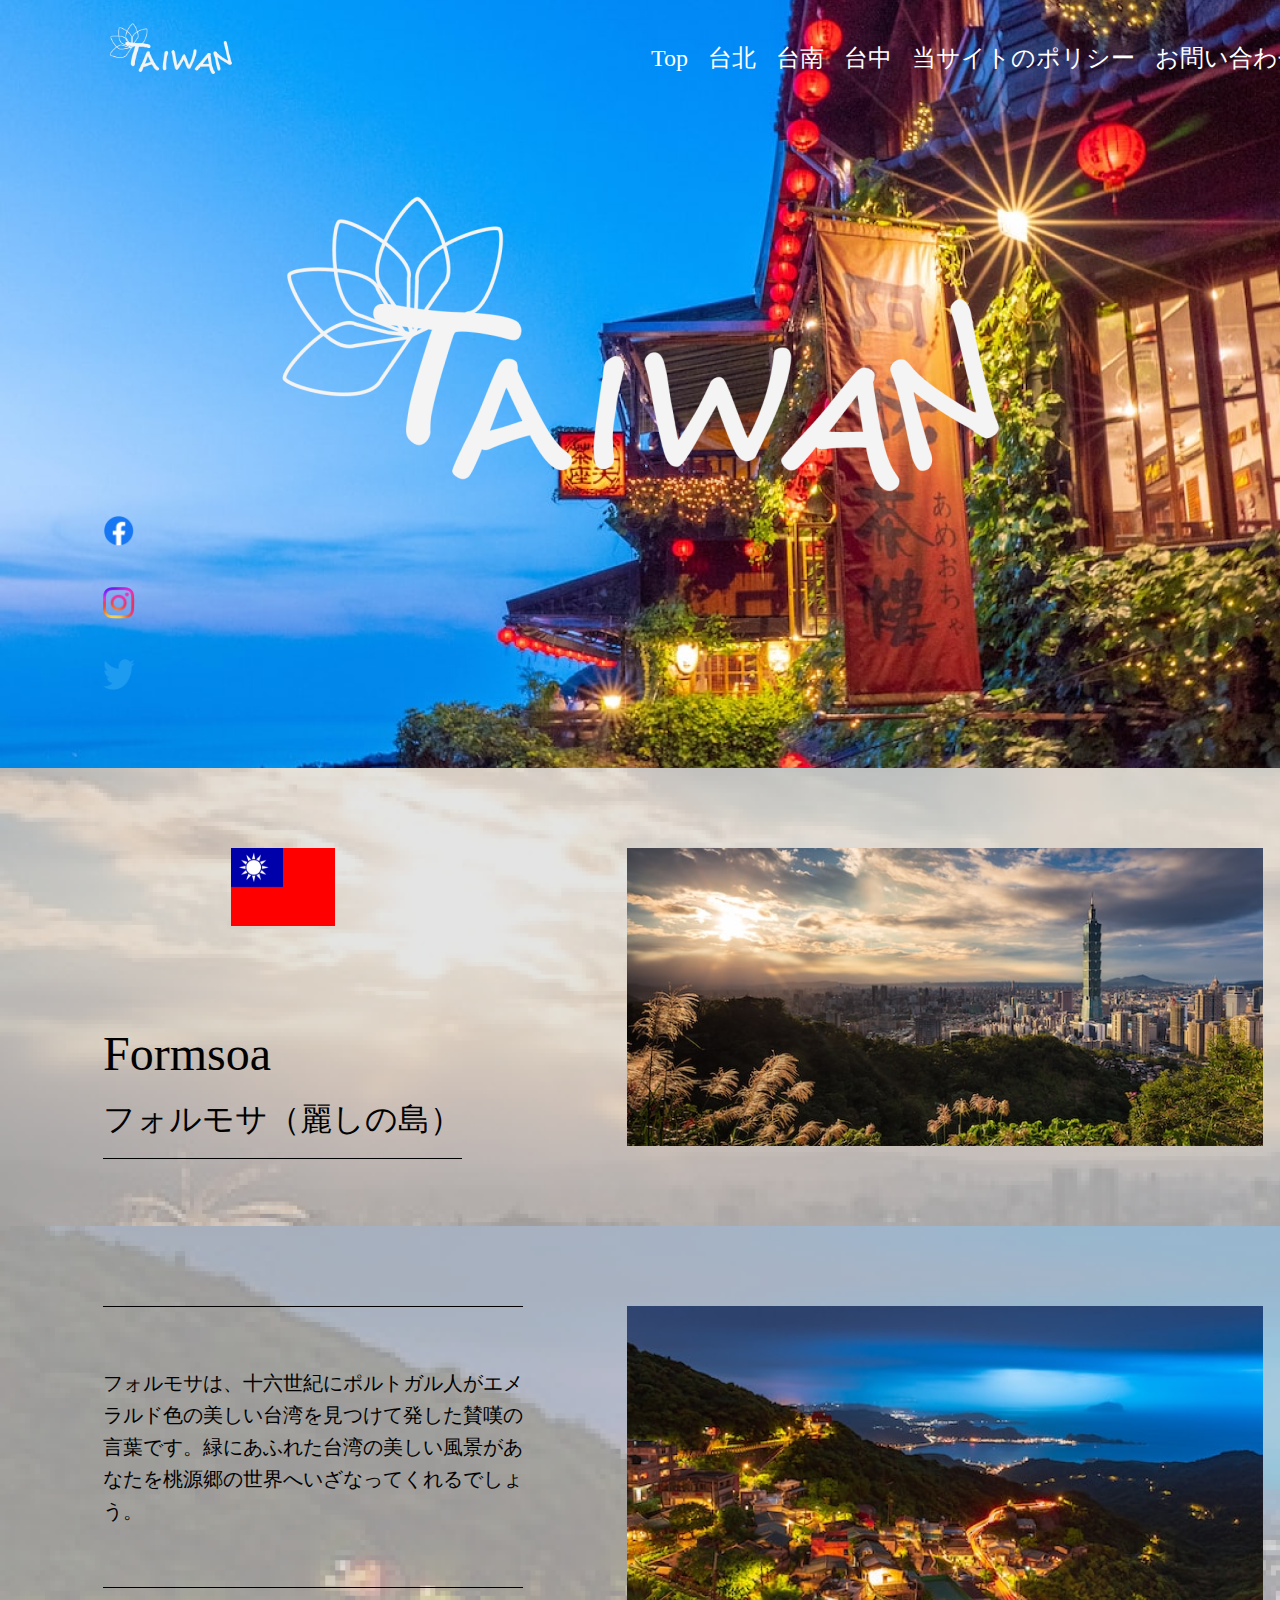
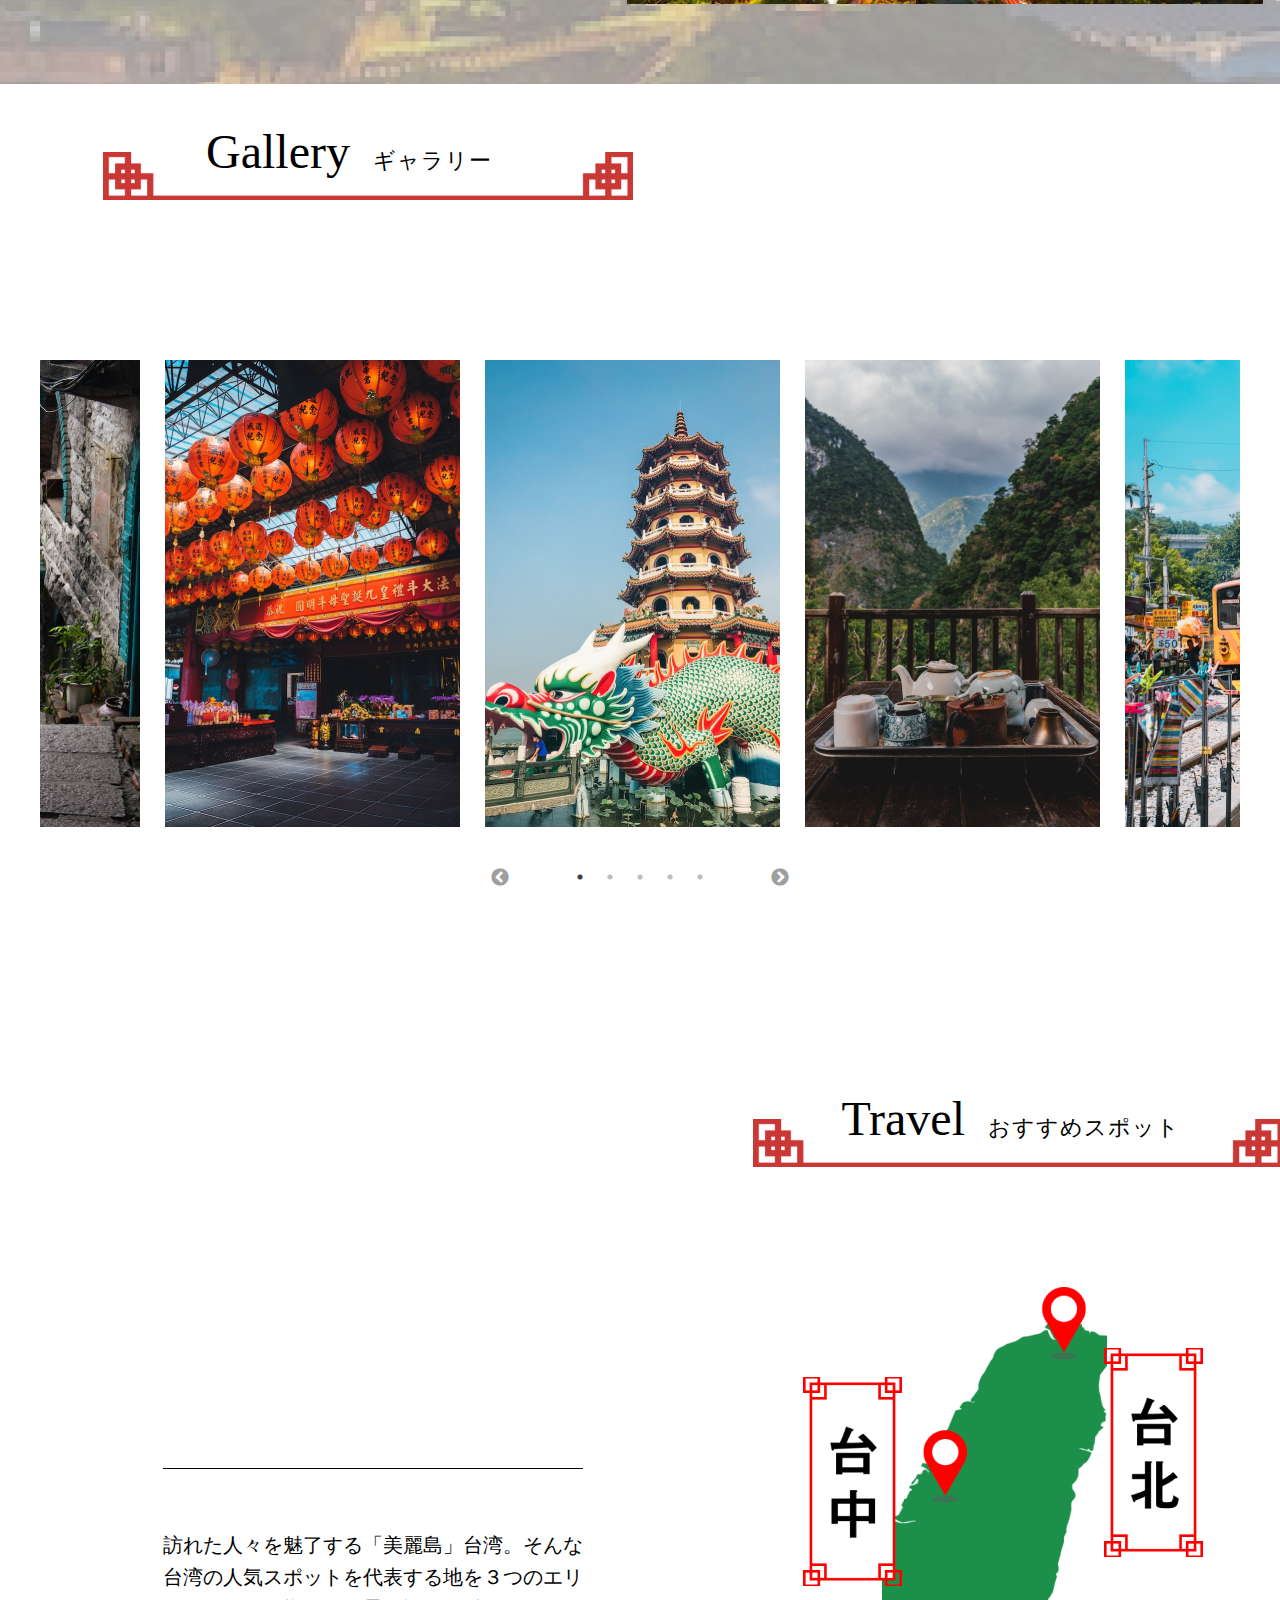
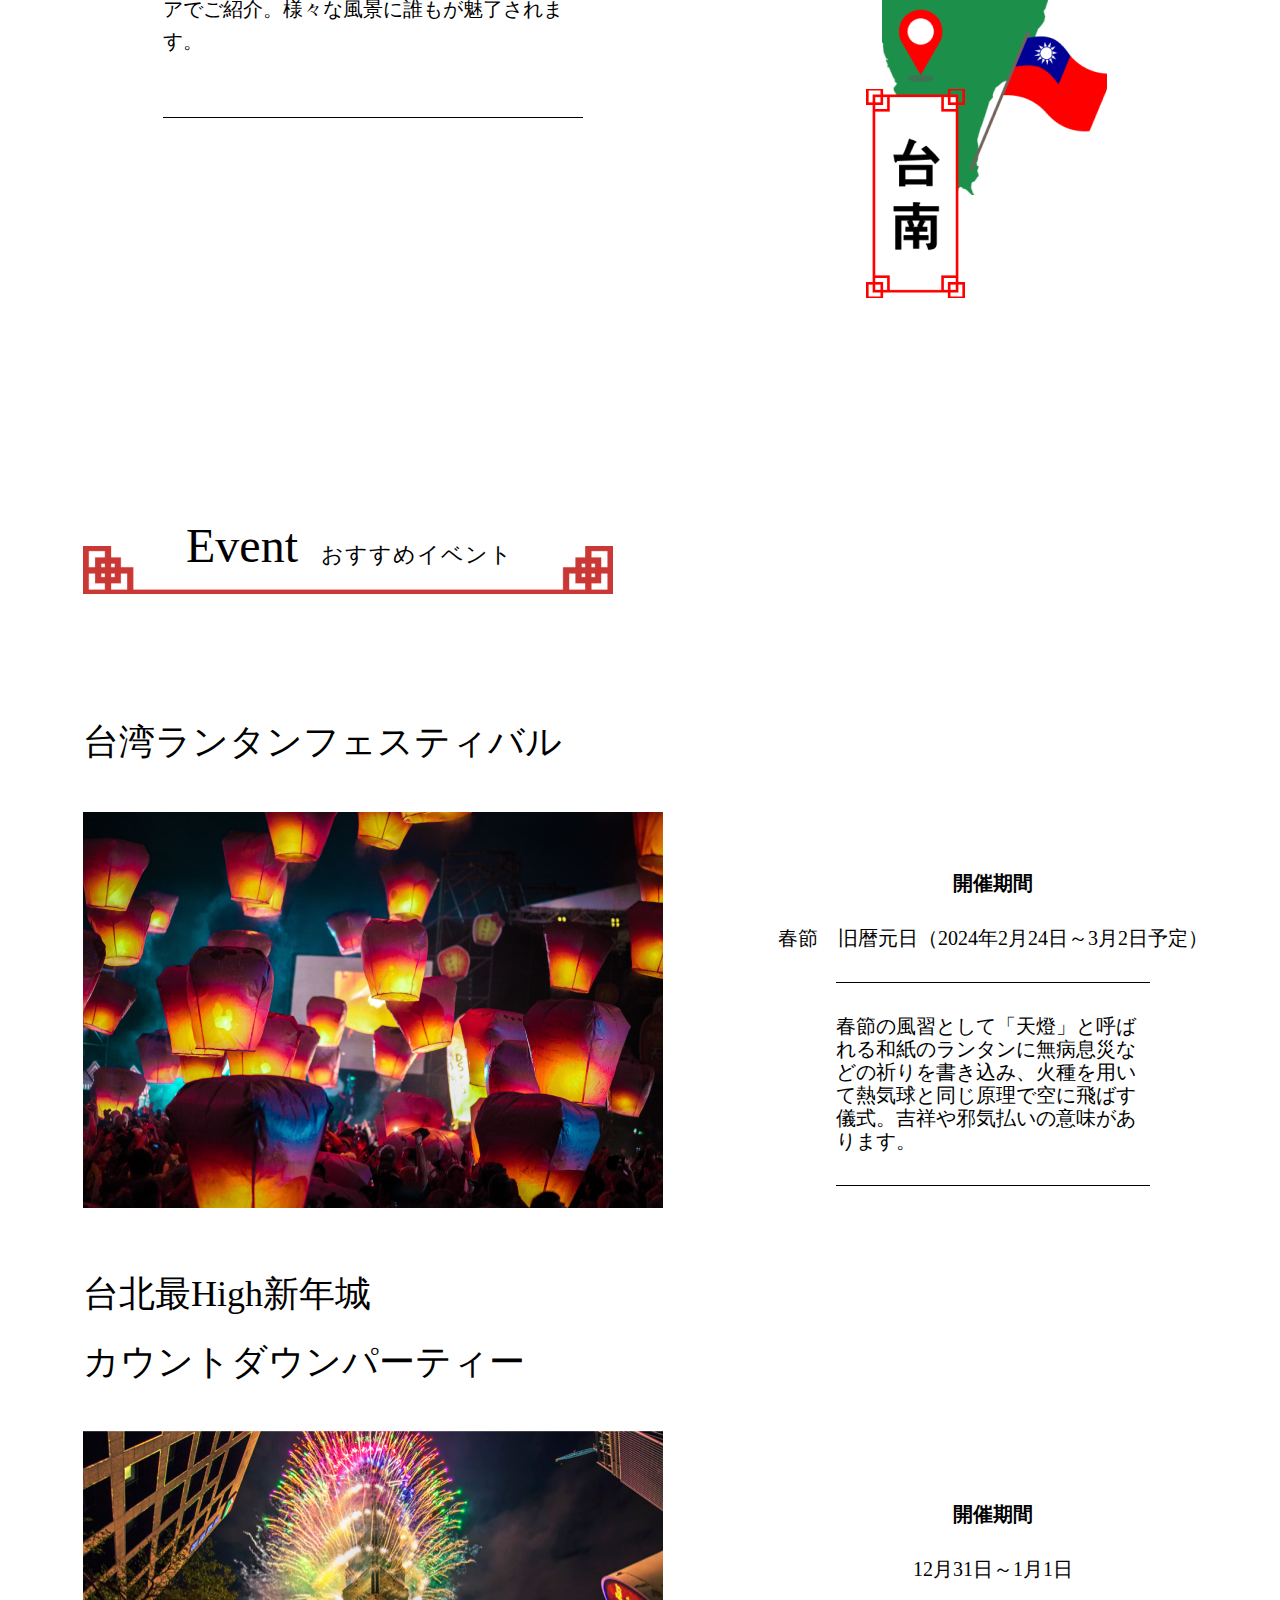
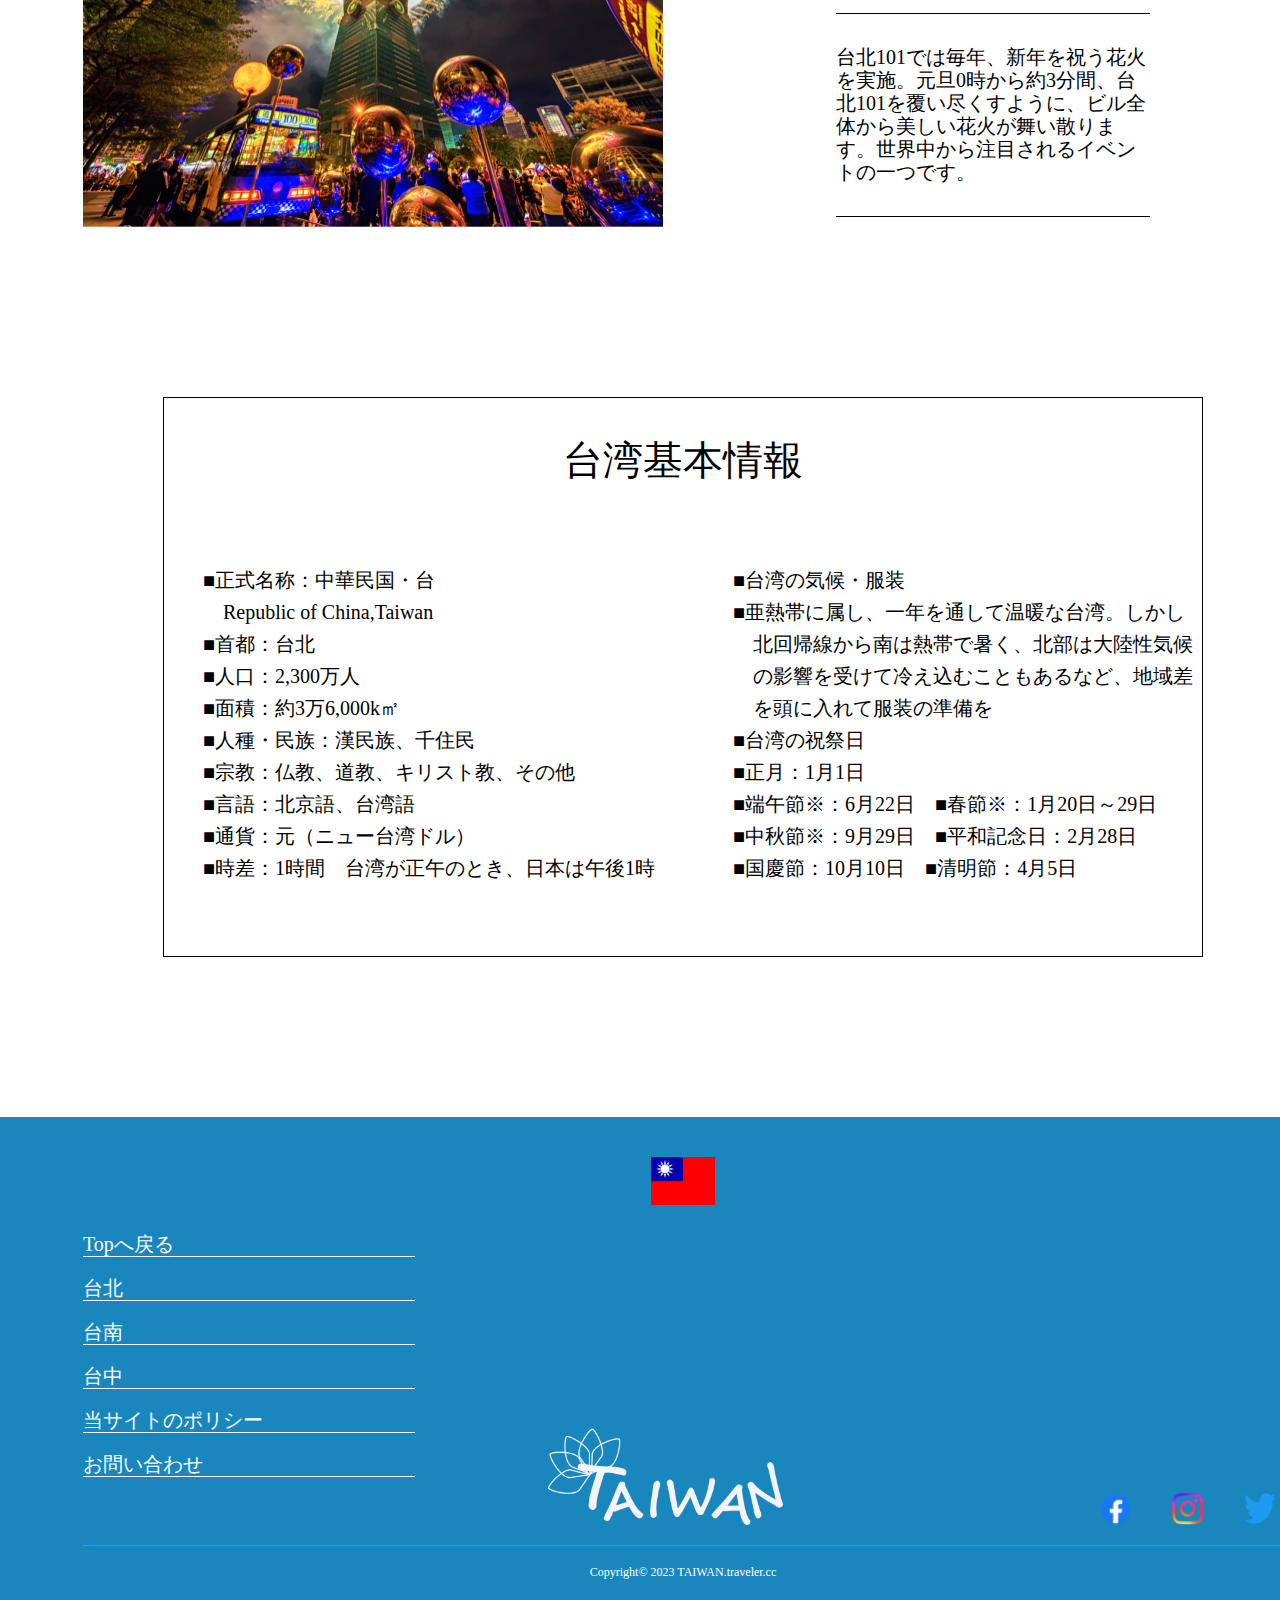
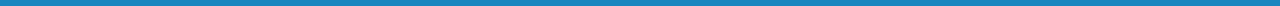
<file: index .html>
<!DOCTYPE html>
<html lang="ja">

<head>
  <meta charset="UTF-8">
  <meta name="viewport" content="width=device-width, initial-scale=1">
  <link rel="stylesheet" href="common/reset.css">
  <link rel="stylesheet" href="common/slick/slick.css">
  <link rel="stylesheet" href="common/slick/slick-theme.css">
  <link rel="stylesheet" href="styles/style.css">
  <title>架空の台湾観光案内サイト</title>
</head>

<body>
  <div class="loading">
    <span class="loadinglogo"><img src="images/logo.png"></span>
  </div>
  <header>
    <div class="headerTop">
      <img src="images/logo.png" alt="ロゴ" class="imgHeader1">
      <div class="hamburger" id="openNav">
        <img src="images/hamburger.png" alt="">
      </div>
      <div id="dorowaMein"></div>
      <nav id="nav">
        <div class="logo"><img src="images/logo.png" alt="ロゴ"></div>
        <div class="batu" id="closeNav"><img src="images/closenav.png" alt="戻る"></div>
        <p class="dorowaMeun">menu</p>
        <ul class="menu">
          <li class="dorowaTop"><a href="#">Top</a></li>
          <li class="dorowaTaipei"><a href="taipei/index.html">台北</a></li>
          <li class="dorowaTainan"><a href="tainan/index.html">台南</a></li>
          <li class="dorowaTaityu"><a href="taichu/index.html">台中</a></li>
          <li class="dorowaPurisi"><a href="#">当サイトのポリシー</a></li>
          <li class="dorowaToiawase"><a href="#">お問い合わせ</a></li>
        </ul>
      </nav>
    </div>
    <div class="headerBottom">
      <img src="images/logo.png" alt="ロゴ" class="imgHeader2">
    </div>
    <div class="headerSns">
      <a href=""><img src="images/facebook.png" alt="フェイスブック" class="imgSns3"></a>
      <a href=""><img src="images/instagram.png" alt="インスタグラム" class="imgSns3"></a>
      <a href=""><img src="images/twitter.png" alt="ツイッター" class="imgSns3"></a>
    </div>
  </header>
  <main>
    <div class="introduction1">
      <div class="introTop">
        <div class="introLeft1">
          <img src="images/flag.svg" alt="国旗" class="imgIntro1">
          <h1>Formsoa</h1>
          <h2>フォルモサ（麗しの島）</h2>
        </div>
        <div class="introRight1">
          <img src="images/intro1.png" alt="空" class="imgIntro2">
        </div>
      </div>
    </div>
    <div class="introduction2">
      <div class="introBottom">
        <div class="introLeft2">
          <p class="pText1">
            フォルモサは、十六世紀にポルトガル人がエメラルド色の美しい台湾を見つけて発した賛嘆の言葉です。緑にあふれた台湾の美しい風景があなたを桃源郷の世界へいざなってくれるでしょう。
          </p>
        </div>
        <div class="introRight2">
          <img src="images/intro2.png" alt="海" class="imgIntro3">
        </div>
      </div>
    </div>
    <div class="gallery">
      <h1 class="h1Gallery">Gallery<span>　ギャラリー</span></h1>
      <div class="slider">
        <div class="sliderItem"><img src="images/slide1.png" alt="" width="500" height="233"></div>
        <div class="sliderItem"><img src="images/slide2.png" alt="" width="500" height="233"></div>
        <div class="sliderItem"><img src="images/slide3.png" alt="" width="500" height="233"></div>
        <div class="sliderItem"><img src="images/slide4.png" alt="" width="500" height="233"></div>
        <div class="sliderItem"><img src="images/slide5.png" alt="" width="500" height="233"></div>
      </div>
    </div>
    <div class="travel">
      <h1 class="h1Travel">Travel<span>　おすすめスポット</span></h1>
      <div class="travelContainer">
        <div class="travelLeft">
          <p class="pText1">
            訪れた人々を魅了する「美麗島」台湾。そんな台湾の人気スポットを代表する地を３つのエリアでご紹介。様々な風景に誰もが魅了されます。
          </p>
        </div>
        <div class="travelRight">
          <img src="images/mapLink.png" class="imgTravel1">
        </div>
      </div>
      <div class="line"></div>
    </div>
    <div class="event">
      <h1 class="h1Event">Event<span>　おすすめイベント</span></h1>
      <div class="eventContainer">
        <div class="eventTop">
          <div class="eventLeft1">
            <h3 class="eventTitle2">台湾ランタンフェスティバル</h3>
            <img src="images/lantern.png" class="imgEvent1">
          </div>
          <div class="eventRight1">
            <h4>開催期間</h4>
            <h5>春節　旧暦元日（2024年2月24日～3月2日予定）</h5>
            <p class="pText2">
              春節の風習として「天燈」と呼ばれる和紙のランタンに無病息災などの祈りを書き込み、火種を用いて熱気球と同じ原理で空に飛ばす儀式。吉祥や邪気払いの意味があります。
            </p>
          </div>
        </div>
        <div class="eventBottom">
          <div class="eventLeft2">
            <h3 class="eventTitle1">台北最High新年城</h3>
            <h3 class="eventTitle2">カウントダウンパーティー</h3>
            <img src="images/countdown.png" class="imgEvent2">
          </div>
          <div class="eventRight2">
            <h4>開催期間</h4>
            <h5>12月31日～1月1日</h5>
            <p class="pText2">
              台北101では毎年、新年を祝う花火を実施。元旦0時から約3分間、台北101を覆い尽くすように、ビル全体から美しい花火が舞い散ります。世界中から注目されるイベントの一つです。
            </p>
          </div>
        </div>
      </div>
    </div>
    <div class="information">
      <div class="infoContainer">
        <h6>台湾基本情報</h6>
        <div class="infoList">
          <ul class="list1">
            <li>■正式名称：中華民国・台<br>　Republic of China,Taiwan</li>
            <li>■首都：台北</li>
            <li>■人口：2,300万人</li>
            <li>■面積：約3万6,000k㎡</li>
            <li>■人種・民族：漢民族、千住民</li>
            <li>■宗教：仏教、道教、キリスト教、その他</li>
            <li>■言語：北京語、台湾語</li>
            <li>■通貨：元（ニュー台湾ドル）</li>
            <li>■時差：1時間　台湾が正午のとき、日本は午後1時</li>
          </ul>
          <ul class="list2">
            <li>■台湾の気候・服装</li>
            <li>■亜熱帯に属し、一年を通して温暖な台湾。しかし<br>　北回帰線から南は熱帯で暑く、北部は大陸性気候<br>　の影響を受けて冷え込むこともあるなど、地域差<br>　を頭に入れて服装の準備を</li>
            <li>■台湾の祝祭日</li>
            <li>■正月：1月1日</li>
            <li>■端午節※：6月22日　■春節※：1月20日～29日</li>
            <li>■中秋節※：9月29日　■平和記念日：2月28日</li>
            <li>■国慶節：10月10日　■清明節：4月5日</li>
          </ul>
        </div>
      </div>
    </div>
  </main>
  <footer>
    <div class="footer">
      <img src="images/flag.svg" class="imgFooter1">
      <div class="footerContainer">
        <di class="footerLeft">
          <ul class="footerList">
            <li><a href="">Topへ戻る</a></li>
            <li><a href="taipei/index.html">台北</a></li>
            <li><a href="tainan/index.html">台南</a></li>
            <li><a href="taichu/index.html">台中</a></li>
            <li><a href="">当サイトのポリシー</a></li>
            <li><a href="">お問い合わせ</a></li>
          </ul>
        </di>
        <div class="footerCenter">
          <img src="images/logo.png" class="imgFooter2">
        </div>
        <div class="footerRight">
          <a href=""><img src="images/facebook.png" alt="フェイスブック" class="imgSns3"></a>
          <a href=""><img src="images/instagram.png" alt="インスタグラム" class="imgSns3"></a>
          <a href=""><img src="images/twitter.png" alt="ツイッター" class="imgSns3"></a>
        </div>
      </div>
      <p class="copyRight">Copyright&copy 2023 TAIWAN.traveler.cc</p>
    </div>
  </footer>
  <script type="text/javascript" src="common/jquery-3.7.1.min.js"></script>
  <script type="text/javascript" src="common/slick/slick.min.js"></script>
  <script type="text/javascript" src="scripts/script.js"></script>
  <script type="text/javascript" src="common/dorowa.js"></script>
</body>

</html>
</file>
<file: taichu/styles/style.css>
@charset "utf-8";
/* ロード */
.loading {
    width: 100%;
    height: 100vh;
    background-color: #007AB7;
    z-index: 1000;
    position: fixed;
  }
  .loading.hide {
    opacity: 0;
    pointer-events: none;
    transition: opacity 500ms;
  }
  .loadinglogo{
    width: 318px;
    height: 128px;
    position: absolute;
    top: 320px;
    left: 524px;
    background-color: #007AB7;
    animation: fadeIn 5s ease 0.3s infinite normal;
  }
  @keyframes fadeIn { /*animation-nameで設定した値を書く*/
    0% {opacity: 0} /*アニメーション開始時は不透明度0%*/
    100% {opacity: 1} /*アニメーション終了時は不透明度100%*/
  }
p, h2, h3 a {
    font-family: 'Zen Kaku Gothic New', sans-serif;
}
header {
    width: 1349px;
    background-image: url(../images/pchi-ro-huru.png);
    background-repeat:  no-repeat;
    background-size: contain;
    height: 768px;
}
.log {
    width: 133px;
    height: 54px;
    margin-top: 20px;
    margin-left: 103px;
}
.menu { 
    font-family: 'Zen Kaku Gothic New', sans-serif;
    color: #ffffff;
    font-size: 24px;
    line-height: 24px;
    display: flex;
    align-items: center;
    margin: 48px 103px;
}
header ul a {
    margin-left: 20px
}
.head {
    display: flex;
    justify-content: space-between;
}
.daitou {
    margin-left: 363px;
}
.iaicon {
    display: flex;
}
.sns {
    position: absolute;
    top: 512px;
    left: 103px;
}
header ul img {
    margin-top: 40px;
}
header p {
    font-family: 'Zen Kaku Gothic New', sans-serif;
    color: #ffffff;
    font-size: 20px;
    line-height: 32px;
    width: 467px;
    text-align: left;
    position: absolute;
    left: 760px;
}
.pan {
    height: 60px;
    font-size: 20px;
    line-height: 20px;
    border-bottom: 2px solid #8f8f8f;
}
.pan p {
    padding: 20px 0 0 104px;
}
h2 {
    background-image: url(../images/pcmidasihaikei.png);
    font-family: 'Zen Kaku Gothic New', sans-serif;
    width: 530px;
    height: 96px;
    text-align: center;
    margin: 20px 0 0 20px;
    padding: 24px 0;
}
.attration {
    width: 1200px;
    height: 1724px;
    margin-left: 83px;
}
.attration h3 {
    font-size: 36px;
    line-height: 36px;
    letter-spacing: 0.3em;
    margin: 80px 0 0 20px;
    font-weight: bold;
}
.attration div{
    display: flex;

}
.attrationMein img {
    width: 600px;
    height: 360px;
}
.attration p {
    background-color: rgba(237, 161, 132, 0.2);
    width: 500px;
    font-size: 20px;
    line-height: 32px;
    margin-left: 60px;
}
.attrationP{
    padding: 20px 40px;
}
.attrationMein {
    margin: 20px 0 0 20px;
}
.attrationSabu img {
    width: 600px;
    height: 144px;
    margin: 40px 0 0 20px;
    object-fit: cover;
}
.attrationSabu2 img {
    object-position: 0 0;
}
.attrationSabu p {
    margin-top: 40px;
    height: 144px;
    padding: 40px;
}
.attrationMeinP {
    padding: 40px;
}
.rod {
    height: 1px;
    width: 480px;
    text-align: center;
    border-bottom: 1px solid #000000;
    margin: 80px 0 0 360px;
}
.HeadingEnglish {
    font-size: 48px;
    text-transform:capitalize;
    font-family: 'Zen Kaku Gothic New', sans-serif;
}
.HeadingJs {
    font-size: 24px;
    margin-left: 8px;
    font-family: 'Zen Kaku Gothic New', sans-serif;
}
.museum {
    width: 1200px;
    height: 1608.4px;
    margin-left: 83px;
}
.museum h2 {
    margin:20px 0 0 650px; 
}
.museum .text {
    width: 420px;
    height: 110px;
    border-top: 1px solid #000000;
    border-bottom: 1px solid #000000;
    font-size: 18px;
    line-height: 28.8px;
    padding-top: 20px;
    margin: 80px 0 0 60px;
}
.museum .text p {
    width: 400px;
    padding-left: 10px;
}
.ArtMuseum {
    font-size: 36px;
    line-height: 57.6px;
}
.ArtMuseum span {
    font-weight: bold;
}
.sales {
    font-size: 20px;
    line-height: 20px;
    border: 3px solid rgba(237, 161, 132, 0.2);
    width: 212px;
    height: 76px;
    text-align: center;
    padding-top: 24px;
    margin: 20px 0 0 318px;

}
.museum img {
    width: 530px;
    height: 270px;
    margin-top: 20px;
}
.museum1 {
    width: 530px;
    height: 501.2px;
    margin: 80px 0 0 40px;
}
.museum2 {
    width: 530px;
    height: 501.2px;
    margin: 80px 0 0 60px;
}
.museum3 {
    width: 530px;
    height: 501.2px;
    margin: 60px 0 0 40px;
}
.museum4 {
    width: 530px;
    height: 501.2px;
    margin: 60px 0 0 60px;
}
.MuseumSummary {
    display: flex;
}
.sweets {
    width: 1200px;
    height: 2020px;
    margin-left: 83px;
}
.sweets h4 {
    width: 420px;
    text-align: center;
    font-size: 36px;
    line-height: 36px;
    margin: 80px 0 0 75px;
    padding-bottom: 20px;
    border-bottom: 1px solid #000000;
}
.sweets .text {
    width: 420px;
    height: 96px;
    font-size: 20px;
    line-height: 32px;
    margin: 20px 0 0 75px;
}
.sweets1,
.sweets2, 
.sweets3 {
    display: flex;
}
.sweets1 img {
    width: 560px;
    height: 346px;
    margin: 80px 60px 0 40px;
}
.sweets1 .text2 {
    width: 500px;
    height: 346px;
    font-size: 20px;
    line-height: 32px;
    margin-top: 80px;
    padding: 58px 40px 0 40px;
}
.sweets2 {
    width: 960px;
    height: 600px;
    justify-content: space-between;
    margin: 60px 0 0 120px;
}
.sweets2 img {
    width: 400px;
}
.sweets2Sabu {
    margin-left: 160px;
}
.sweets3 p {
    width: 500px;
    height: 352px;
    font-size: 20px;
    line-height: 32px;
    margin: 60px 0 0 40px;
    padding: 128px 40px 0 40px;
}
.sweets3 img {
    width: 560px;
    height: 346px;
    margin: 60px 0 0 60px;
}
.footer {
    height: 489px;
    background-color: rgba(0, 122, 183, 0.9); 
    display: flex;
    flex-direction: column;
  }
  .footerContainer {
    display: flex;
    border-bottom: 1px solid #03A9F4;
    padding: 0 20px 20px 20px;
    margin: 0 83px;
    width: 1200px;
  }
  .footerLeft {
    width: 332px;
    height: 292px;
  }
  .footerList li {
    color: #ffffff;
    border-bottom: 1px solid #ffffff;
    margin-bottom: 32px;
  }
  .footerCenter, .footerRight {
    display: flex;
    justify-content: flex-end;
    align-items: flex-end;
  }
  .footerCenter {
    margin-left: 120px;
  }
  .footerRight {
    margin-left: 269.1px;
  }
  .footerRight img {
    margin-left: 40px;
  }
  .imgFooter1 {
    width: 64px;
    height: 48px;
    margin: 40px auto 28px;
  }
  .imgFooter2 {
    width: 256px;
    height: 103px;
  }
  .copyRight {
    color: #ffffff;
    text-align: center;
    margin-top: 20px;
  }
  .top {
    position: absolute;
    top: 4378px;
    right: 20px;
  }
  /* モーダルと背景の指定 */
.modal,
.modal2,
.modal3,
.modal4 {
    position: fixed;
    top: 0;
    left: 0;
    width: 100%;
    height: 100%;
    text-align: center;
    background: rgba(0, 0, 0, 0.25);
    padding: 40px 20px;
    overflow: auto;
    opacity: 0;
    visibility: hidden;
    transition: .3s;
    box-sizing: border-box;
  }
  
  /* モーダルの擬似要素の指定 */
  .modal:before{
    content: "";
    display: inline-block;
    vertical-align: middle;
    height: 100%;
    margin-left: -0.2em;
  }
  
  /* クラスが追加された時の指定 */
  .modal.isActive,
  .modal2.isActive2,
  .modal3.isActive3,
  .modal4.isActive4 {
    opacity: 1;
    visibility: visible;
  }
  
  /* モーダル内側の指定 */
  .modalContainer{
    position: relative;
    display: inline-block;
    vertical-align: middle;
    max-width: 900px;
    width: 90%;
  }
  
  /* モーダルを閉じるボタンの指定 */
  .modalClose img {
    width: 36px;
    height: 36px;
    position: absolute;
    top: 20px;
    right: 20px;
    margin: 0;
  }
  
  /* モーダルのコンテンツ部分の指定 */
  .modalContent {
    width: 900px;
    height: 671.2px;
    background-color: rgba(1, 128, 190, 0.9);
    text-align: left;
  }
  .modalContent h5 {
    font-size: 36px;
    line-height: 36px;
    margin-left: 40px;
    color: #ffffff;
    padding-top: 20px;
    font-weight: bold;
  }
  .modalContent img {
    width: 380px;
    height: 380px;
    margin: 40px 0 0 40px;
  }
  .modalContent .modalImg {
    margin-left: 54px;
    margin-right: 40px;
  }
  .modalContent p {
    color: #ffffff;
    font-size: 24px;
    line-height: 38.4px;
    font-weight: bold;
  }
  /* モーダルのコンテンツ部分のテキストの指定 */
  .modalContent p{
    margin: 40px 0 0 40px;
  }
  /* ドロワー */
  .logo,
  .batu,
  .dorowaMeun,
  .hamburger {
    display: none;
  }
@media screen and (max-width:768px) {
    .loadinglogo {
        top: 275px;
        left: 44px;
    }
    .loadinglogo img {
        width: 287px;
        height: 117px;
    }
    header {
        width: 375px;
        height: 667px;
        background-image: url(../images/taityusp.png);
        background-repeat: no-repeat;
        background-size: contain;
    }
    .rod {
        height: 1px;
        width: 223px;
        text-align: center;
        margin: 40px 0 0 56px
    }
    .log {
        width: 111px;
        height: 45px;
        margin: 4px 0 0 20px;
        object-fit: cover;
    }
    .daitou {
        width: 199px;
        height: 372px;
        position: absolute;
        top: 116px;
        right: 88px;
    }
    .sns {
        top: 404px;
        left: 20px;
    }
    header p {
        font-size: 12px;
        line-height: 19.2px;
        width: 247px;
        left: 108px;
        top: 601px;
    }
    .pan {
        height: 32px;
        font-size: 16px;
        line-height: 16px;
    }
    .pan p {
        padding: 8px 0 0 20px;
    }
    h2 {
        background-image: url(../images/midasihaikei.png);
        width: 220px;
        height: 40px;
        padding: 8px 0;
        margin: 20px 0 0 57.5px;
    }
    .HeadingEnglish {
        font-size: 24px;
    }
    .HeadingJs {
        font-size: 12px;
    }
    .attration {
        width: 335px;
        height: 1762.8px;
        margin-left: 20px;
    }
    .attration h3 {
        font-size: 24px;
        line-height: 24px;
        margin: 40px 0 0 108.5px;
    }
    .attration div {
        display: block;
    }
    .attration img {
        width: 295px; 
        object-fit: cover;
    }
    .attrationMein {
        margin: 0;
    }
    .attrationMein img {
        height: 221px;
        margin: 20px 20px 0 20px;
    }
    .attrationMein p {
        width: 295px;
        font-size: 12px;
        line-height: 19.2px;
        margin: 20px 0 0 20px;
    }
    .attrationP {
        height: 246.4px;
        padding: 8px 36px;
    }
    .attrationSabu img {
        height: 150px;
        margin: 20px 20px 0 20px;
    }
    .attrationSabu p {
        width: 295px;
        height: 54px;
        font-size: 12px;
        line-height: 19.2px;
        margin: 20px 0 0 20px;
        padding: 8px 32px;
    }
    .attrationMeinP {
        height: 208.4px;
        padding: 8px 36px;
    }
    .museum h2 {
        margin: 20px 0 0 57.5px;
    }
    .museum {
        width: 335px;
        height: 1342px;
        margin-left: 20px;
    }
    .museum .text {
        width: 223px;
        height: 62.4px;
        font-size: 12px;
        line-height: 19.2px;
        padding: 0;
    }
    .museum .text p {
        width: 223px;
        padding: 12px 0;
    }
    .MuseumSummary {
        display: block;
    }
    .sales {
        width: 108px;
        height: 36px;
        font-size: 12px;
        line-height: 12px;
        margin: 8px 20px 0 187px;
        padding: 9px;
    }
    .museum1 {
        width: 295px;
        height: 225.4px;
        margin: 60px 20px 0 20px;
    }
    .ArtMuseum {
        font-size: 12px;
        line-height: 19.2px;
    }
    .museum img {
        width: 295px;
        height: 135px;
        margin-top: 8px;
    }
    .museum2 {
        width: 295px;
        height: 225.4px;
        margin: 40px 20px 0 20px;
    }
    .museum3 {
        width: 295px;
        height: 225.4px;
        margin: 40px 20px 0 20px;
    }
    .museum4 {
        width: 295px;
        height: 225.4px;
        margin: 40px 20px 0 20px;
    }
    .sweets {
        width: 335px;
        height: 1157px;
        margin-left: 20px;
    }
    .sweets h4 {
        width: 223px;
        font-size: 24px;
        line-height: 24px;
        margin: 60px 57px 0 55px;
        padding-bottom: 12px;
    }
    .sweets .text {
        width: 223px;
        height: 57.6px;
        font-size: 12px;
        line-height: 19.2px;
        margin: 12px 56px 0 56px;
    }
    .sweets1,
    .sweets3 {
        display: block;
    }
    .sweets1 img {
        width: 223px;
        height: 148px;
        margin: 20px 56px 0 56px;
    }
    .sweets1 .text2 {
        width: 223px;
        height: 153.6px;
        font-size: 12px;
        line-height: 19.2px;
        margin: 20px 56px 0 56px;
        padding: 0;
    }
    .sweets2 img {
        width: 157.5px;
        height: 225px;
    }
    .sweets2 {
        width: 335px;
        height: 225px;
        margin: 20px 0 0 0;
    }
    .sweets2Sabu {
        margin-left: 20px;
    }
    .sweets3 p {
        width: 223px;
        height: 76.8px;
        font-size: 12px;
        line-height: 19.2px;
        margin: 20px 56px 0 56px;
        padding: 0;
    }
    .sweets3 img {
        width: 223px;
        height: 148px;
        margin: 20px 56px 0 56px;
    }
    .footer {
        height: 349px;
        position: relative;
    }
    .imgFooter1 {
        width: 32px;
        height: 24px;
        margin: 20px auto;
    }
    .footerContainer {
        display: block;
        width: 375px;
        height: 258px;
        margin: 0;
    }
    .footerLeft {
        width: 195px;
        height: 167px;
        margin: 0 auto;
    }
    .footerList li {
        margin-bottom: 12px;
        font-size: 12px;
        line-height: 12px;
        padding-bottom: 6px;
    }
    .imgFooter2 {
        width: 71px;
        height: 28px;
        position: absolute;
        top: 275px;
        left: 20px;
    }
    .footerRight {
        position: absolute;
        top: 271px;
        left: 95px;
        margin-left: 0;
    }
    .footerRight img {
        margin-left: 20px;
    }
    small {
        font-size: 10px;
        line-height: 10px;
        margin: 0 auto;
    }
    .copyRight {
        margin: 0 auto;
    }
    .top img {
        width: 48px;
        height: 48px;
    }
    .top {
        top: 4354px;
        right: 4px;
    }
      /* モーダルと背景の指定 */
.modal,
.modal2,
.modal3,
.modal4 {
    position: fixed;
    top: 0;
    left: 0;
    width: 100%;
    height: 100%;
    text-align: left;
    background: rgba(0, 0, 0, 0.25);
    padding: 0;
    overflow: auto;
    opacity: 0;
    visibility: hidden;
    transition: .3s;
    box-sizing: border-box;
  }
.modal2,
.modal3,
.modal4 {
    padding-top: 192px;
}
  
  /* モーダルの擬似要素の指定 */
  .modal:before{
    content: "";
    display: inline-block;
    vertical-align: middle;
    height: 100%;
    margin-left: -0.4em;
  }
  
  /* クラスが追加された時の指定 */
  .modal.isActive,
  .modal2.isActive2,
  .modal3.isActive3,
  .modal4.isActive4 {
    opacity: 1;
    visibility: visible;
  }
  
  /* モーダル内側の指定 */
  .modalContainer{
    position: relative;
    display: inline-block;
    vertical-align: middle;
    max-width: 375px;
    width: 90%;
  }
  
  /* モーダルを閉じるボタンの指定 */
  .modalClose img {
    width: 28px;
    height: 28px;
    position: absolute;
    top: 8px;
    right: -28px;
    margin: 0;
  }
  
  /* モーダルのコンテンツ部分の指定 */
  .modalContent {
    width: 375px;
    height: 426.6px;
    background-color: rgba(1, 128, 190, 0.9);
    text-align: left;
  }
  .modalContent h5 {
    font-size: 24px;
    line-height: 24px;
    margin-left: 91.5px;
    color: #ffffff;
    padding-top: 40px;
  }
  .modalContent .modalContent3 {
    margin-left: 139.5px;
  }
  .modalContent .modalContent4 {
    margin-left: 127.5px;
  }
  .modalContent img {
    width: 157.5px;
    height: 165px;
    margin: 40px 0 0 20px;
  }
  .modalContent .modalImg {
    margin-left: 20px;
    margin-right: 0px;
  }
  .modalContent p {
    color: #ffffff;
    font-size: 12px;
    line-height: 19.2px;
  }
  /* モーダルのコンテンツ部分のテキストの指定 */
  .modalContent p{
    margin: 40px 0 0 20px;
  }
  /* ドロワー */
  .hamburger {
    position: fixed;
    top: 4px;
    right: 4px;
  }
  /* 装飾 */
  .menu li a{
    border-bottom: 1px solid #ffffff;
    margin-left: 0;
  }
  .menu {
    display: block;
    font-size: 20px;
    line-height: 20px;
    margin: 0;
    font-weight: bold;
    margin: 216px 0 0 0;
    text-align: center;
  }
  .dorowaTop {
    margin-bottom: 40px;
  }
  .dorowaTaipei,
  .dorowaTainan {
    margin-bottom: 20px;
  }
  .dorowaTaityu,
  .dorowaPurisi {
    margin-bottom: 40px;
  }
  .logo {
    width: 101px;
    height: 40px;
    position: relative;
    display: block;
  }
  .dorowaMeun {
    font-size: 24px;
    line-height: 24px;
    position: absolute;
    top: 132px;
    left: 84px;
    font-weight: bold;
    text-transform: capitalize;
  }
  .batu {
    position: absolute;
    top: 4px;
    right: 4px;
    display: block;
  }
  .hamburger,
  .dorowaMeun {
    display: block;
  }
  /* ドロワーナビゲーションの必須スタイル */
  #nav {
    position: fixed;
    top: 0;
    right: -270px;
    width: 225px;
    height: 100%;
    background-color: rgba(0, 0, 0, 0.7);
    z-index: 99;
  }
  /* ドロワーが開かれた時のスタイル */
  .show {
    transform: translate3d(-270px, 0, 0);
  }
  /* 開く.閉じるアニメーション */
  #nav {
    transition:all 300ms;
  }
}
</file>
<file: tainan/styles/style.css>
@charset "UTF-8";
.loading {
  width: 100%;
  height: 100vh;
  background-color: #007AB7;
  z-index: 1000;
  position: fixed;
}
.loading.hide {
  opacity: 0;
  pointer-events: none;
  transition: opacity 500ms;
}
.logo100{
  width: 318px;
  height: 128px;
  position: absolute;
  top: 320px;
  left: 524px;
  background-color: #007AB7;
  animation: fadeIn 5s ease 0.3s infinite normal;
}
body{
  font-family: 'Zen Kaku Gothic New', sans-serif;

}
.batu,.hamburger,.dorowaMeun{
  display: none;
}

  
  
.hero{
  width: 1366px;
  height:768px;
  position: relative;
}
.logo{
  width: 133px;
  height: 54px;
  position: absolute;
  left:103px;
  top:20px;
}
.mainlogo{
  width:300px;
  height: 539.82px;
  position: absolute;
  top:94px;
  left:363px;
}
.menu { 
  font-family: 'Zen Kaku Gothic New', sans-serif;
  color: #FFFFFF;
  font-size: 24px;
  line-height: 24px;
  display: flex;
  align-items: center;
  position: absolute;
  top: 48px;
  left: 619px;
}
header ul a {
  margin-left: 20px
}
.head {
  display: flex;
  justify-content: space-between;
}

.social-nav{
  position: absolute;
  left: 103px;
  top: 512px;
}
.social-nav-item2{
  margin-top: 40px;
}
.social-nav-item3{
  margin-top: 40px;
}
.intoro{
  color:#FFFFFF;
  font-size: 20px;
  position: absolute;
  top: 652px;
  right: 103px;
}
.breadcrumb {
  font-size: 20px;
  margin-left: 103px;
  margin-top:20px;
  display: flex;
  flex-wrap: wrap;
  list-style: none;
}

.breadcrumb li:not(:last-of-type)::after {
  content: "›";
  margin: 0 .6em; /* 記号の左右の余白 */
  color: #777; /* 記号の色 */
}
.china-border{
  margin-left: 103px;
  margin-top: 20px;
  position: relative;
}
.attraction-name{
  position: absolute;
  top:870px;
  left:206.5px
}
h2{
  font-size: 36px;
  margin-left: 103px;
  margin-top:80px;
  font-weight: bold;
}
.anpyon-pic{
  width: 600px;
  height: 304px;
  margin-left: 103px;
  margin-top: 20px;
}
.anpyon1{
  display: flex;
}
.sen{
  width: 500px;
  height: 304px;
  border: 1px solid #0000;
  background-color: #64c99b;
  margin-left: 60px;
  margin-top: 20px;
}
.anpyon1-ex{
 font-size: 20px;
 width: 500px;
 height: 224px;
line-height: 32px;
padding-left: 40px;
padding-top: 40px;

}
.anpyon2{
  display: flex;
}
.anpyon-pic2{
  width: 290px;
  height: 167px;
  margin-top: 40px;
  margin-left: 103px;
}
.anpyon-pic3{
  width:290px;
  height:167px ;
  margin-top: 40px;
  margin-left: 20px;
}
.sen2{
  width: 500px;
  height: 160px;
  border: 1px solid #0000;
  background-color: #64c99b;
  margin-left: 60px;
  margin-top: 40px;
}
.anpyon2-ex{
  width: 500px;
  height: 64px;
  margin-top: 48px;
  margin-left: 40px;
  font-size: 20px;
  line-height: 32px;
}
.line{
  border: 1px solid #000000;
  width: 480px;
  margin-top: 80px;
  margin-left: 443px;
}
.aka-pic{
  width: 600px;
  height: 336px;
  margin-left: 103px;
  margin-top: 20px;
}
.aka1{
  display: flex;
}
.sen3{
  width: 500px;
  height: 336px;
  border: 1px solid #0000;
  background-color: #64c99b;
  margin-left: 60px;
  margin-top: 20px;
}
.aka1-ex{
  font-size: 20px;
 width: 500px;
 height: 224px;
line-height: 32px;
padding-left: 40px;
padding-top: 40px;
}
.aka2{
  display: flex;
}
.aka-pic2{
  width: 290px;
  height: 167px;
  margin-top: 40px;
  margin-left: 103px;
}
.aka-pic3{
  width: 290px;
  height: 167px;
  margin-top: 40px;
  margin-left: 20px;
}
.sen4{
  width: 500px;
  height: 160px;
  border: 1px solid #0000;
  background-color: #64c99b;
  margin-left: 60px;
  margin-top: 40px;
}
.china-border2{
  margin-left: 733px;
  margin-top: 100px;
  position: relative;
}
.gorme-name{
  position:absolute ;
  top: 2552px;
  left:863.5px;
}
.line2{
  border: 1px solid #000000;
  width: 420px;
  margin-top: 80px;
  margin-left: 143px;
}
.famose{
  margin-top: 60px;
  margin-left: 143px;
  line-height: 32px;
  font-size: 20px;
  width: 440px;
  height: 96px;
}
.line3{
  border: 1px solid #000000;
  width: 420px;
  margin-left: 143px;
  margin-top: 60px;
}
.tanntu{
  display: flex;
  margin-left: 143px;
  margin-top: 60px;
}
.tanntu1{
  font-size: 36px;
}
.tanntu2{
  margin-left: 20px;
  font-size: 24px;
  padding-top: 12px;
}

.tyoutin{
  width: 510px;
  height: 220px;
}
.chahan{
  display: flex;
}
.text1{
  display: flex;
}
.tantu{
  font-size: 36px;
  margin-left: 143px;
  margin-top: 60px;
}
.tantu1{
  margin-left: 20px;
  font-size: 24px;
  margin-top: 72px;
}
.tanntuu-pic{
  width:510px;
  height: 220px;
  margin-left: 143px;
  margin-top: 20px;
}
.tanntuu-text{

  font-size: 20px;
  line-height: 32px;
  margin-left: 143px;
  margin-top: 20px;
}
.text2{
  display: flex;
  
}
.ebimesi1{
  font-size: 36px;
  margin-top: 60px;
  
}
.ebimesi2{
  margin-left: 20px;
  font-size: 24px;
  margin-top: 72px;
}
.ebimesi-pic{
  width:510px;
  height: 220px;
  margin-top: 20px;
}
.ebimesi-text{
  width: 550px;
  height: 96px;
  font-size: 20px;
  line-height: 32px;
  
  margin-top: 20px;
}
.contain1{
  display: flex;
}
.ebimesi{
  margin-left: 60px;
}

.ebimesi-pic1{
  width: 555px;
  height: 555px;
}

.line4{
  border: 1px solid #000000;
  width: 510px;
  margin-top: 40px;
  margin-left: 143px;
}
.line5{
  border: 1px solid #000000;
  width: 510px;
  margin-left: 713px;
}
.text3{
  display: flex;
}
.shouron1{
  font-size: 36px;
  
  margin-top: 60px;
}
.shouron2{
  font-size: 24px;
  margin-left: 20px;
  margin-top: 72px;
}
.shouron-pic{
  width: 510px;
  height: 220px;
  margin-top: 20px;

}
.shouron-text{
  font-size: 20px;
  
  margin-top: 20px;
}
.ya-rou-pic{
  width: 510px;
  height: 220px;
  margin-top: 20px;
}

.contain2{
  display: flex;
}
.shouron{
  margin-left: 143px;
}
.ya-rou{
  margin-left: 60px;
}
.text4{
  display: flex;
}
.ya-rou1{
  font-size: 36px;
  margin-top: 60px;
}
.ya-rou2{
  font-size: 24px;
  margin-top: 72px;
  margin-left: 20px;
}
.ya-rou-text{
  font-size: 20px;
  margin-top: 20px;
}
.line6{
  border: 1px solid #000000;
  width: 510px;
  margin-top: 100px;
  margin-left: 143px;
}
.line7{
  border: 1px solid #000000;
  width: 510px;
  margin-top: 100px;
  margin-left: 60px;
}
.line8{
  display: flex;
}
.china-border3{
  margin-top: 100px;
  margin-left: 103px;
  position: relative;
}
.topick-name{
  position: absolute;
  top: 4080px;
  left: 218.5px;
}
.siraga{
  font-size: 36px;
  margin-top: 80px;
  margin-left: 188px;
}
.line9{
  border: 1px solid #000000;
  width: 420px;
  margin-top: 20px;
  margin-left: 143px;
}
.siraga-text{
  font-size: 20px;
  width: 420px;
  height: 128px;
  margin-top: 20px;
  margin-left: 143px;
}
.onnsenn-pic{
  width: 600px;
  height: 340px;
  margin-top: 60px;
  margin-left: 143px;
}
.onnsenn{
  display: flex;
}
.onnsenn1-ex{
  font-size: 20px;
  margin-top: 120px;
  margin-left: 60px;
  width: 420px;
  line-height: 32px;
  width: 420px;
}
.hotell{
  display: flex;
}
.hotel1-pic{
  width: 510px;
  height: 214px;
  margin-top: 80px;
  margin-left: 143px;
}
.hotel2-pic{
  width: 510px;
  height: 214px;
  margin-top: 80px;
  margin-left: 60px;
}
.hotel-text{
  margin-left: 374px;
  margin-top: 80px;
  font-size: 20px;
}
.hasu{
  display: flex;
}
.hasu-pic{
  width: 600px;
  height: 325px;
  margin-top: 80px;
  margin-left: 143px;
}
.hasu-text{
  margin-top: 80px;
  margin-left: 60px;
  font-size: 20px;
  line-height: 32px;
  width: 430px;
}
.hasu2-pic{
  width: 420px;
  height: 209px;
  margin-left: 60px;
  margin-top: 20px;
}
.senn10{
  border: 1px solid #000000;
  width: 480px;
  margin-left: 443px;
  margin-top: 80px;
}
.footer {
  height: 489px;
  background-color: rgba(0, 122, 183, 0.9); 
  display: flex;
  flex-direction: column;
  margin-top: 80px;
  
}
.footerContainer {
  display: flex;
  border-bottom: 1px solid #03A9F4;
  padding: 0 20px 20px 20px;
  margin: 0 83px;
  width: 1200px;
  
}
.footerLeft {
  width: 332px;
  height: 292px;
}
.footerList li {
  color: #ffffff;
  border-bottom: 1px solid #ffffff;
  margin-bottom: 32px;
}
.footerCenter, .footerRight {
  display: flex;
  justify-content: flex-end;
  align-items: flex-end;
}
.footerCenter {
  margin-left: 120px;
}
.footerRight {
  margin-left: 269.1px;
}
.footerRight img {
  margin-left: 40px;
}
.imgFooter1 {
  width: 64px;
  height: 48px;
  margin: 40px auto 28px;
}
.imgFooter2 {
  width: 256px;
  height: 103px;
}
.copyRight {
  color: #ffffff;
  text-align: center;
  margin-top: 20px;
}
.sb1{
  display: none;
}
.sb2{
  display: none;
}
.sb3{
  display: block;
}
.sb4{
  display: block;
}
.sb7{
  display: none;
}
.sb8{
  display: none;
}
.sb5{
  display: block;
}
.sb6{
  display: block;
}
.sb9{
  display: block;
}
.sb10{
  display: block;
}
.sb11{
  display: none;
}
.sb12{
  display: none;
}
.sb13{
  display: none;
}
.sb14{
  display: block;
}
.sb15{
  display: block;
}
.sb16{
  display: none;
}
.sb17{
  display: none;
}
.sb18{
  display: none;
}
.sb19{
  display: block;
}
.sb20{
  display: block;
}
.sb21{
  display: none;
}
.sb22{
  display: none;
}
.sb23{
  display: none;
}
.sb24,.sb25{
  display: block;
}
.sb26,.sb27,.sb28{
  display: none;
}
.sb29,.sb30,.sb31{
  display: block;
}
.sb32,.sb33,.sb34,.sb35{
  display: none;
}
.sb36,.sb37,.sb38{
  display: none;
}
.sb39,.sb40,.sb41{
  display: none;
}
.sb42,.sb43{
  display: block;
}
.sb44,.sb45{
  display: none;
}
.modal {
  display: none;
  position: fixed;
  top: 50%;
  left: 50%;
  transform: translate(-50%, -50%);
  padding: 20px;
  background-color: #fff;
  box-shadow: 0 0 10px rgba(0, 0, 0, 0.3);
  z-index: 1;
}

.overlay {
  display: none;
  position: fixed;
  top: 0;
  left: 0;
  width: 100%;
  height: 100%;
  background: rgba(0, 0, 0, 0.5);
  z-index: 0;
  
  
}
.tatn2{
  width: 555px;
  height: 555px;
}
.botton1{
  position: absolute;
    left: 500px;
    top: 3400px;
}
.modal2 {
  display: none;
  position: fixed;
  top: 50%;
  left: 50%;
  transform: translate(-50%, -50%);
  padding: 20px;
  background-color: #fff;
  box-shadow: 0 0 10px rgba(0, 0, 0, 0.3);
  z-index: 1;
}

.overlay2 {
  display: none;
  position: fixed;
  top: 0;
  left: 0;
  width: 100%;
  height: 100%;
  background: rgba(0, 0, 0, 0.5);
  z-index: 0;
  
  
}
.ebimesi5{
  width: 555px;
  height: 555px;
}
.botton2{
 position: absolute;
 top: 3400px;
 left: 1000px;
}
.modal3 {
  display: none;
  position: fixed;
  top: 50%;
  left: 50%;
  transform: translate(-50%, -50%);
  padding: 20px;
  background-color: #fff;
  box-shadow: 0 0 10px rgba(0, 0, 0, 0.3);
  z-index: 1;
}

.overlay3 {
  display: none;
  position: fixed;
  top: 0;
  left: 0;
  width: 100%;
  height: 100%;
  background: rgba(0, 0, 0, 0.5);
  z-index: 0;
  
  
}
.syou5{
  width: 555px;
  height: 555px;
}
.botton3{
 position: absolute;
 top: 3900px;
 left: 500px;
}
.modal4 {
  display: none;
  position: fixed;
  top: 50%;
  left: 50%;
  transform: translate(-50%, -50%);
  padding: 20px;
  background-color: #fff;
  box-shadow: 0 0 10px rgba(0, 0, 0, 0.3);
  z-index: 1;
}

.overlay4 {
  display: none;
  position: fixed;
  top: 0;
  left: 0;
  width: 100%;
  height: 100%;
  background: rgba(0, 0, 0, 0.5);
  z-index: 0;
  
  
}
.ya-ron5{
  width: 555px;
  height: 555px;
}
.botton4{
 position: absolute;
 top: 3900px;
 left: 1000px;
}







@media screen and (max-width:768px){
  .logo100 {
    top: 275px;
    left: 44px;
}
.logo100 {
    width: 287px;
    height: 117px;
}
/* ドロワー */
  .batu{
    margin-right: 17px;
  }
  .hamburger {
    position: fixed;
    top: 4px;
    right: 4px;
  }
  /* 装飾 */
  #openNav{
    margin-right: 50px;
  }
  .menu li a{
    border-bottom: 1px solid #ffffff;
    margin-left: 0;
  }
  .menu {
    position: static;
    display: block;
    font-size: 20px;
    line-height: 20px;
    margin: 0;
    font-weight: bold;
    margin: 216px 0 0 0;
    text-align: center;
    
  }
  .dorowaTop {
    margin-bottom: 40px;
  }
  .dorowaTaipei,
  .dorowaTainan {
    margin-bottom: 20px;
  }
  .dorowaTaityu,
  .dorowaPurisi {
    margin-bottom: 40px;
  }
  .logo {
    width: 101px;
    height: 40px;
    position: relative;
    display: block;
  }
  .dorowaMeun {
    font-size: 24px;
    line-height: 24px;
    position: absolute;
    top: 132px;
    left: 84px;
    font-weight: bold;
    text-transform: capitalize;
  }
  .batu {
    position: absolute;
    top: 4px;
    right: 4px;
    display: block;
  }
  .hamburger,
  .dorowaMeun {
    display: block;
  }
  /* ドロワーナビゲーションの必須スタイル */
  #nav {
    position: fixed;
    top: 0;
    right: -270px;
    width: 225px;
    height: 100%;
    background-color: rgba(0, 0, 0, 0.7);
    z-index: 99;
  }
  /* ドロワーが開かれた時のスタイル */
  .show {
    transform: translate3d(-270px, 0, 0);
    margin-right: 29px;
    
  }
  /* 開く.閉じるアニメーション */
  #nav {
    transition:all 300ms;
  }
 .hero{
  width: 375px;
  height: 667px;
  object-fit: cover;
  object-position: 70% 100%;
  position: relative;
 }
 .logo{
  width: 111px;
  height: 45px;
  position: absolute;
  left: 20px;
  top: 8px;
}
.mainlogo{
  width: 199px;
  height: 372px;
  position: absolute;
  top: 120px;
  left: 88px;

}
.social-nav-item1{
  position: absolute;
top: -50px;
right: 50px;
  
}
.social-nav-item2{
  position: absolute;
  top: -40px;
right: 50px;
  
}
.social-nav-item3{
  position: absolute;
  top: 10px;
  right: 50px;
}
.intoro{
  font-size: 12px;
  position: absolute;
  top: 590px;
  left: 70px;
  width: 330px;
}
.sb1{
  display: block;
}
.sb2{
  display: block;
}
.sb3{
  display: none;
}
.sb4{
  display: none;
}
.breadcrumb{
  margin-left: 20px;
}
.china-border{
  position: relative;
  margin-top: 20px;
  margin-left: 77px;
  width: 220px;
  height: 40px;
}
.attraction-name{
  position: absolute;
  width: 145px;
  height: 24px;
  top: 727px;
  left: 114.5px;
  
}
h2{
  font-size: 24px;
  margin-top: 40px;
  margin-left: 128.5px;
}
.anpyon1{
  display: block;
}
.anpyon-pic{
  width: 295px;
  height: 221px;
  margin-top: 20px;
  margin-left: 40px;
}
.anpyon1-ex{
  margin: 0px;
  font-size: 12px;
  line-height: 19.2px;
  margin-top: -30px;
  margin-right: 40px;
 padding-left: 11px;
 width: 300px;
 line-height: 19.2px;
 

}
.sen{
  width: 295px;
  height: 169.6px;
  margin-top: 20px;
  margin-left: 40px;
  
}
.anpyon2{
  display: block;
}
  .anpyon-pic2{
    width: 137.5px;
    height: 150px;
    margin-top: 28.4px;
    margin-left: 40px;
    object-fit: cover;
    position: relative;

  }
  .anpyon-pic3{
    width: 137.5px;
    height: 150px;
    object-fit: cover;
    position: absolute;
    top: 1258px;
  }
  .anpyon2-ex{
    font-size: 12px;
    line-height: 19.2px;
    margin-top: 10px;
    margin-left: 20px;
    width: 295px;
    

  }
  .sen2{
    width: 295px;
    height: 54px;
    margin-top: 20px;
    margin-left: 40px;
  }
  .line{
    width: 223px;
    margin-left: 76px;
  }
  .aka-pic{
    width: 295px;
    height: 221px;
    margin-top: 20px;
    margin-left: 39px;
  }
  .aka1{
    display: block;
  }
  .sen3{
    width: 295px;
    height: 188.8px;
    margin-top: 20px;
    margin-left: 40px;
  }
  .aka1-ex{
    font-size: 12px;
    line-height: 19.2px;
    margin-top: -20px;
    padding-left: 20px;
    width: 295px;
  }
  .aka2{
    display: block;
  }
  .aka-pic2{
    width: 137.5px;
    height: 150px;
    margin-top: 20px;
    margin-left: 40px;
    object-fit: cover;
    position: relative;
  }
  .aka-pic3{
    width: 137.5px;
    height: 150px;
    object-fit: cover;
    position: absolute;
    top: 2098px;
  }
  .sen4{
    width: 295px;
    height: 53px;
    margin-top: 20px;
    margin-left: 40px;
  }
  .china-border2{
    width: 220px;
    height: 40px;
    position: relative;
    margin-top: 60px;
    margin-left: 77.5px;
  }
  .gorme-name{
    width: 135px;
    height: 24px;
    position: absolute;
    top: 2500px;
    left: 120px;
  }
  .line2{
    width: 223px;
    margin-top: 60px;
    margin-left: 76px;
  }
  .famose{
    font-size: 12px;
    line-height: 19.2px;
    margin-top: 12px;
    margin-left: 76px;
    width: 223px;
    height: 57.6px;
  }
  .sb7{
    display:block;
  }
  .sb8{
    display: block;
  }
  .sb5{
    display: none;
  }
  .sb6{
    display: none;
  }
  .line3{
    width: 223px;
    margin-top: 12px;
    margin-left: 76px;
  }
  .text1{
    display: block;
  }
  .tantu{
    font-size: 32px;
    margin-top: 60px;
    margin-left: 139.5px;
  }
  .tantu1{
    font-size: 16px;
    margin-top: 8px;
    margin-left: 139.5px;
  }
 .contain1{
  display: block;
 }
 .tanntuu-pic{
  margin-top: 8px;
  margin-left: 20px;
    width: 335px;
    height:130px;
 }
 .tanntuu-text{
  font-size: 12px;
 width: 223px; 
  line-height: 19.2px;
  margin-top: 8px;
  margin-left: 76px;
 }
 .sb9{
  display: none;
}
.sb10{
  display: none;
}
.sb11{
  display: block;
}
.sb12{
  display: block;
}
.sb13{
  display: block;
}
.text2{
  display: block;
}
.ebimesi1{
  font-size: 32px;
  margin-top: 60px;
  margin-left: 80px;
}
.ebimesi2{
  font-size: 16px;
  margin-top: 8px;
  margin-left: 100px;

}
.ebimesi-pic{
  width: 335px;
  height: 130px;
  margin-top: 8px;

}
.ebimesi{
  margin-left: 20px;
}
.ebimesi-text{
  font-size: 12px;
  line-height: 19.2px;
  width: 250px;
  height: 76.8px;
  margin-left: 65px;
  margin-top: 8px;
  text-align: justify;

}
.sb14{
  display: none;
}
.sb15{
  display: none;
}
.sb16{
  display: block;
}
.sb17{
  display: block;
}
.sb18{
  display: block;
}
.line4{
  width: 223px;
  margin-top: 40px;
  margin-left: 76px;
}
.text3{
  display: block;
}
.shouron{
  margin-left: 20px;
}
.shouron1{
  font-size: 32px;
  margin-top: 20px;
  margin-left: 119.5px;
}
.shouron2{
  font-size: 16px;
  margin-left: 111.5px;
  margin-top: 8px;
}
.contain2{
  display: block;
}
.shouron-pic{
  width: 335px;
  height: 130px;
  margin-top: 8px;
  
}
.shouron-text{
  font-size: 12px;
  line-height: 19.2px;
  width: 250px;
  height: 76.8px;
  margin-left: 58px;
  margin-top: 8px;
}
.sb19{
  display: none;
}
.sb20{
  display: none;
}
.sb21{
  display: block;
}
.sb22{
  display:  block;
}
.sb23{
  display: block;
}
.line5{
  position: absolute;
  top: 3770px;
  right: 76px;
  width: 223px;
}
.text4{
 display: block;

}
.ya-rou{
  margin-left: 20px;
}
.ya-rou1{
  font-size: 32px;
  margin-top: 60px;
  margin-left: 119.2px;
}
.ya-rou2{
  font-size: 16px;
  margin-left: 111.5px;
  margin-top: 8px;
}
.ya-rou-pic{
  width: 335px;
  height: 130px;
  margin-top: 8px;
  
}
.ya-rou-text{
  font-size: 12px;
  line-height: 19.2px;
  margin-left: 58px;
  margin-top: 8px;
}
.sb24,.sb25{
  display: none;
}
.sb26,.sb27,.sb28{
  display: block;
}
.line7{
  display: none;
}
.line6{
  width: 223px;
  margin-top: 40px;
  margin-left: 56px;
}
.china-border3{
  width: 220px;
  height: 40px;
  margin-left: 57.5px;
  margin-top: 20px;
}
.topick-name{
  width: 149px;
  height: 24px;
  position: absolute;
  top: 4150px;
  left: 100px;
}
.siraga{
  font-size: 24px;
  width: 216px;
  margin-top: 60px;
  margin-left: 60px;
}
.line9{
  width: 223px;
  margin-top: 12px;
  margin-left: 56px;
}
.sb29,.sb30,.sb31{
  display: none;
}
.sb32,.sb33,.sb34,.sb35{
  display: block;
  
}
.siraga-text{
  font-size: 12px;
  margin-left: 56px;
  margin-top: 12px;
  width: 223px;
  height: 96px;
}
.onnsenn{
  display: block;
 
}
.onnsenn-pic{
  width: 223px;
  height: 132px;
 margin: 0px;
 margin-left: 56px;
  
}
.onnsenn1-ex{
  font-size: 12px;
  margin-top: 20px;
  margin-left: 56px;
  line-height: 19.2px;
  width: 300px;
}
.sb36,.sb37,.sb38{
  display: none;
}
.sb39,.sb40,.sb41{
  display: block;
}
.hotell{
  display: block;
 
}
.hotel1-pic{
  width: 157.5px;
  height: 81px;
  margin-top: 20px;
  margin-left: 20px;
}
.hotel2-pic{
  width: 157.5px;
  height: 81px;
  position: absolute;
  top: 4595px;
  right: 17px;
}
.hotel-text{
  font-size: 12px;
  width: 223px;
  height: 38.4px;
  margin-left: 56px;
  margin-top: 20px;
}
.hasu{
  display: block;
}
.hasu-pic{
  width: 175px;
  height: 122px;
  margin-left: 80px;
  margin-top: 20px;
}
.hasu-text{
  font-size: 12px;
  margin-left: 56px;
  margin-top: 20px;
  line-height: 19.2px;
  width: 300px;
}
.sb42,.sb43{
  display: none;
}
.sb44,.sb45{
  display: block;
}
.hasu2-pic{
  width: 175px;
  height: 122px;
  margin-top: 20ppx;
  margin-left: 80px;
}
.senn10{
  width: 223px;
  margin-left: 56px;
  margin-top: 40px;
}
.footer {
  height: 349px;
  position: relative;
}
.imgFooter1 {
  width: 32px;
  height: 24px;
  margin: 20px auto;
}
.footerContainer {
  display: block;
  width: 375px;
  height: 258px;
  margin: 0;
}
.footerLeft {
  width: 195px;
  height: 167px;
  margin: 0 auto;
}
.footerList li {
  margin-bottom: 12px;
  font-size: 12px;
  line-height: 12px;
  padding-bottom: 6px;
}
.imgFooter2 {
  width: 71px;
  height: 28px;
  position: absolute;
  top: 275px;
  left: 20px;
}
.footerRight {
  position: absolute;
  top: 271px;
  left: 95px;
  margin-left: 0;
}
.footerRight img {
  margin-left: 20px;
}
small {
  font-size: 10px;
  line-height: 10px;
  margin: 0 auto;
}
.copyRight {
  margin: 0 auto;
}
html {
  scroll-behavior: smooth;
  
}
.pagetop {
  height: 50px;
  width: 50px;
  position: fixed;
  right: 50px;
  bottom: 30px;
  background: #fff;
  border: solid 2px #000;
  border-radius: 50%;
  display: flex;
  justify-content: center;
  align-items: center;
  z-index: 2;
  
}

.pagetop__arrow {
  height: 10px;
  width: 10px;
  border-top: 3px solid #000;
  border-right: 3px solid #000;
  transform: translateY(20%) rotate(-45deg);
}
.pagetop {
  box-shadow: 0 4px 6px rgb(0 0 0 / 30%);
}
.botton1{
  position: absolute;
    left: 200px;
    top: 3050px;
    font-size: 12px;
}

.tatn2{
  width: 283px;
  height: 283px;

}
.modal {
  display: none;
  position: fixed;

  transform: translate(-50%, -50%);
  padding: 20px;
  background-color: #fff;
  box-shadow: 0 0 10px rgba(0, 0, 0, 0.3);
  z-index: 1;
}

.overlay {
  display: none;
  position: fixed;
  top: 0;
  left: 0;
  width: 100%;
  height: 100%;
  background: rgba(0, 0, 0, 0.5);
  z-index: 0;
}
.modal2 {
  display: none;
  position: fixed;
  
  transform: translate(-50%, -50%);
  padding: 20px;
  background-color: #fff;
  box-shadow: 0 0 10px rgba(0, 0, 0, 0.3);
  z-index: 1;
}

.overlay2 {
  display: none;
  position: fixed;
  top: 0;
  left: 0;
  width: 100%;
  height: 100%;
  background: rgba(0, 0, 0, 0.5);
  z-index: 0;
  
  
}
.ebimesi5{
  width: 283px;
  height: 283px;
}
.botton2{
  font-size: 12px;
 position: absolute;
 top: 3385px;
 left: 200px;
}
.modal3 {
  display: none;
  position: fixed;
 
  transform: translate(-50%, -50%);
  padding: 20px;
  background-color: #fff;
  box-shadow: 0 0 10px rgba(0, 0, 0, 0.3);
  z-index: 1;
}

.overlay3 {
  display: none;
  position: fixed;
  top: 0;
  left: 0;
  width: 100%;
  height: 100%;
  background: rgba(0, 0, 0, 0.5);
  z-index: 0;
  
  
}
.syou5{
  width: 283px;
  height: 283px;
}
.botton3{
 position: absolute;
 top: 3740px;
 left: 200px;
 font-size: 12px;
}
.modal4 {
  display: none;
  position: fixed;
 
  transform: translate(-50%, -50%);
  padding: 20px;
  background-color: #fff;
  box-shadow: 0 0 10px rgba(0, 0, 0, 0.3);
  z-index: 1;
}

.overlay4 {
  display: none;
  position: fixed;
  top: 0;
  left: 0;
  width: 100%;
  height: 100%;
  background: rgba(0, 0, 0, 0.5);
  z-index: 0;
  
  
}
.ya-ron5{
  width: 283px;
  height: 283px;
}
.botton4{
  font-size: 12px;
 position: absolute;
 top: 4080px;
 left: 200px;
}
}
</file>
<file: tainan/css-loader-master/dist/css-loader.css>
.loader{color:#fff;position:fixed;box-sizing:border-box;left:-9999px;top:-9999px;width:0;height:0;overflow:hidden;z-index:999999}.loader:after,.loader:before{box-sizing:border-box;display:none}.loader.is-active{background-color:rgba(0,0,0,.85);width:100%;height:100%;left:0;top:0}.loader.is-active:after,.loader.is-active:before{display:block}@keyframes rotation{0%{transform:rotate(0)}to{transform:rotate(359deg)}}@keyframes blink{0%{opacity:.5}to{opacity:1}}.loader[data-text]:before{position:fixed;left:0;top:50%;color:currentColor;font-family:Helvetica,Arial,sans-serif;text-align:center;width:100%;font-size:14px}.loader[data-text=""]:before{content:"Loading"}.loader[data-text]:not([data-text=""]):before{content:attr(data-text)}.loader[data-text][data-blink]:before{animation:blink 1s linear infinite alternate}.loader-default[data-text]:before{top:calc(50% - 63px)}.loader-default:after{content:"";position:fixed;width:48px;height:48px;border:8px solid #fff;border-left-color:transparent;border-radius:50%;top:calc(50% - 24px);left:calc(50% - 24px);animation:rotation 1s linear infinite}.loader-default[data-half]:after{border-right-color:transparent}.loader-default[data-inverse]:after{animation-direction:reverse}.loader-double:after,.loader-double:before{content:"";position:fixed;border-radius:50%;border:8px solid;animation:rotation 1s linear infinite}.loader-double:after{width:48px;height:48px;border-color:#fff;border-left-color:transparent;top:calc(50% - 24px);left:calc(50% - 24px)}.loader-double:before{width:64px;height:64px;border-color:#eb974e;border-right-color:transparent;animation-duration:2s;top:calc(50% - 32px);left:calc(50% - 32px)}.loader-bar[data-text]:before{top:calc(50% - 40px);color:#fff}.loader-bar:after{content:"";position:fixed;top:50%;left:50%;width:200px;height:20px;transform:translate(-50%,-50%);background:linear-gradient(-45deg,#4183d7 25%,#52b3d9 0,#52b3d9 50%,#4183d7 0,#4183d7 75%,#52b3d9 0,#52b3d9);background-size:20px 20px;box-shadow:inset 0 10px 0 hsla(0,0%,100%,.2),0 0 0 5px rgba(0,0,0,.2);animation:moveBar 1.5s linear infinite reverse}.loader-bar[data-rounded]:after{border-radius:15px}.loader-bar[data-inverse]:after{animation-direction:normal}@keyframes moveBar{0%{background-position:0 0}to{background-position:20px 20px}}.loader-bar-ping-pong:before{width:200px;background-color:#000}.loader-bar-ping-pong:after,.loader-bar-ping-pong:before{content:"";height:20px;position:absolute;top:calc(50% - 10px);left:calc(50% - 100px)}.loader-bar-ping-pong:after{width:50px;background-color:#f19;animation:moveBarPingPong .5s linear infinite alternate}.loader-bar-ping-pong[data-rounded]:before{border-radius:10px}.loader-bar-ping-pong[data-rounded]:after{border-radius:50%;width:20px;animation-name:moveBarPingPongRounded}@keyframes moveBarPingPong{0%{left:calc(50% - 100px)}to{left:calc(50% - -50px)}}@keyframes moveBarPingPongRounded{0%{left:calc(50% - 100px)}to{left:calc(50% - -80px)}}@keyframes corners{6%{width:60px;height:15px}25%{width:15px;height:15px;left:calc(100% - 15px);top:0}31%{height:60px}50%{height:15px;top:calc(100% - 15px);left:calc(100% - 15px)}56%{width:60px}75%{width:15px;left:0;top:calc(100% - 15px)}81%{height:60px}}.loader-border[data-text]:before{color:#fff}.loader-border:after{content:"";position:absolute;top:0;left:0;width:15px;height:15px;background-color:#ff0;animation:corners 3s ease both infinite}.loader-ball:before{content:"";position:absolute;width:50px;height:50px;top:50%;left:50%;margin:-25px 0 0 -25px;background-color:#fff;border-radius:50%;z-index:1;animation:kickBall 1s infinite alternate ease-in both}.loader-ball[data-shadow]:before{box-shadow:inset -5px -5px 10px 0 rgba(0,0,0,.5)}.loader-ball:after{content:"";position:absolute;background-color:rgba(0,0,0,.3);border-radius:50%;width:45px;height:20px;top:calc(50% + 10px);left:50%;margin:0 0 0 -22.5px;z-index:0;animation:shadow 1s infinite alternate ease-out both}@keyframes shadow{0%{background-color:transparent;transform:scale(0)}40%{background-color:transparent;transform:scale(0)}95%{background-color:rgba(0,0,0,.75);transform:scale(1)}to{background-color:rgba(0,0,0,.75);transform:scale(1)}}@keyframes kickBall{0%{transform:translateY(-80px) scaleX(.95)}90%{border-radius:50%}to{transform:translateY(0) scaleX(1);border-radius:50% 50% 20% 20%}}.loader-smartphone:after{content:"";color:#fff;font-size:12px;font-family:Helvetica,Arial,sans-serif;text-align:center;line-height:120px;position:fixed;left:50%;top:50%;width:70px;height:130px;margin:-65px 0 0 -35px;border:5px solid #fd0;border-radius:10px;box-shadow:inset 0 5px 0 0 #fd0;background:radial-gradient(circle at 50% 90%,rgba(0,0,0,.5) 6px,transparent 0),linear-gradient(0deg,#fd0 22px,transparent 0),linear-gradient(0deg,rgba(0,0,0,.5) 22px,rgba(0,0,0,.5));animation:shake 2s cubic-bezier(.36,.07,.19,.97) both infinite}.loader-smartphone[data-screen=""]:after{content:"Loading"}.loader-smartphone:not([data-screen=""]):after{content:attr(data-screen)}@keyframes shake{5%{transform:translate3d(-1px,0,0)}10%{transform:translate3d(1px,0,0)}15%{transform:translate3d(-1px,0,0)}20%{transform:translate3d(1px,0,0)}25%{transform:translate3d(-1px,0,0)}30%{transform:translate3d(1px,0,0)}35%{transform:translate3d(-1px,0,0)}40%{transform:translate3d(1px,0,0)}45%{transform:translate3d(-1px,0,0)}50%{transform:translate3d(1px,0,0)}55%{transform:translate3d(-1px,0,0)}}.loader-clock:before{width:120px;height:120px;border-radius:50%;margin:-60px 0 0 -60px;background:linear-gradient(180deg,transparent 50%,#f5f5f5 0),linear-gradient(90deg,transparent 55px,#2ecc71 0,#2ecc71 65px,transparent 0),linear-gradient(180deg,#f5f5f5 50%,#f5f5f5 0);box-shadow:inset 0 0 0 10px #f5f5f5,0 0 0 5px #555,0 0 0 10px #7b7b7b;animation:rotation infinite 2s linear}.loader-clock:after,.loader-clock:before{content:"";position:fixed;left:50%;top:50%;overflow:hidden}.loader-clock:after{width:60px;height:40px;margin:-20px 0 0 -15px;border-radius:20px 0 0 20px;background:radial-gradient(circle at 14px 20px,#25a25a 10px,transparent 0),radial-gradient(circle at 14px 20px,#1b7943 14px,transparent 0),linear-gradient(180deg,transparent 15px,#2ecc71 0,#2ecc71 25px,transparent 0);animation:rotation infinite 24s linear;transform-origin:15px center}.loader-curtain:after,.loader-curtain:before{position:fixed;width:100%;top:50%;margin-top:-35px;font-size:70px;text-align:center;font-family:Helvetica,Arial,sans-serif;overflow:hidden;line-height:1.2;content:"Loading"}.loader-curtain:before{color:#666}.loader-curtain:after{color:#fff;height:0;animation:curtain 1s linear infinite alternate both}.loader-curtain[data-curtain-text]:not([data-curtain-text=""]):after,.loader-curtain[data-curtain-text]:not([data-curtain-text=""]):before{content:attr(data-curtain-text)}.loader-curtain[data-brazilian]:before{color:#f1c40f}.loader-curtain[data-brazilian]:after{color:#2ecc71}.loader-curtain[data-colorful]:before{animation:maskColorful 2s linear infinite alternate both}.loader-curtain[data-colorful]:after{animation:curtain 1s linear infinite alternate both,maskColorful-front 2s 1s linear infinite alternate both;color:#000}@keyframes maskColorful{0%{color:#3498db}49.5%{color:#3498db}50.5%{color:#e74c3c}to{color:#e74c3c}}@keyframes maskColorful-front{0%{color:#2ecc71}49.5%{color:#2ecc71}50.5%{color:#f1c40f}to{color:#f1c40f}}@keyframes curtain{0%{height:0}to{height:84px}}.loader-music:after,.loader-music:before{content:"";position:fixed;width:240px;height:240px;top:50%;left:50%;margin:-120px 0 0 -120px;border-radius:50%;text-align:center;line-height:240px;color:#fff;font-size:40px;font-family:Helvetica,Arial,sans-serif;text-shadow:1px 1px 0 rgba(0,0,0,.5);letter-spacing:-1px}.loader-music:after{backface-visibility:hidden}.loader-music[data-hey-oh]:after,.loader-music[data-hey-oh]:before{box-shadow:0 0 0 10px}.loader-music[data-hey-oh]:before{background-color:#fff;color:#000;animation:coinBack 2.5s linear infinite,oh 5s 1.25s linear infinite both}.loader-music[data-hey-oh]:after{background-color:#000;animation:coin 2.5s linear infinite,hey 5s linear infinite both}.loader-music[data-no-cry]:after,.loader-music[data-no-cry]:before{background:linear-gradient(45deg,#009b3a 50%,#fed100 51%);box-shadow:0 0 0 10px #000}.loader-music[data-no-cry]:before{animation:coinBack 2.5s linear infinite,cry 5s 1.25s linear infinite both}.loader-music[data-no-cry]:after{animation:coin 2.5s linear infinite,no 5s linear infinite both}.loader-music[data-we-are]:before{animation:coinBack 2.5s linear infinite,theWorld 5s 1.25s linear infinite both;background:radial-gradient(ellipse at center,#4ecdc4 0,#556270)}.loader-music[data-we-are]:after{animation:coin 2.5s linear infinite,weAre 5s linear infinite both;background:radial-gradient(ellipse at center,#26d0ce 0,#1a2980)}.loader-music[data-rock-you]:before{animation:coinBack 2.5s linear infinite,rockYou 5s 1.25s linear infinite both;background:#444}.loader-music[data-rock-you]:after{animation:coin 2.5s linear infinite,weWill 5s linear infinite both;background:#96281b}@keyframes coin{to{transform:rotateY(359deg)}}@keyframes coinBack{0%{transform:rotateY(180deg)}50%{transform:rotateY(1turn)}to{transform:rotateY(180deg)}}@keyframes hey{0%{content:"Hey!"}50%{content:"Let's!"}to{content:"Hey!"}}@keyframes oh{0%{content:"Oh!"}50%{content:"Go!"}to{content:"Oh!"}}@keyframes no{0%{content:"No..."}50%{content:"no"}to{content:"No..."}}@keyframes cry{0%{content:"woman"}50%{content:"cry!"}to{content:"woman"}}@keyframes weAre{0%{content:"We are"}50%{content:"we are"}to{content:"We are"}}@keyframes theWorld{0%{content:"the world,"}50%{content:"the children!"}to{content:"the world,"}}@keyframes weWill{0%{content:"We will,"}50%{content:"rock you!"}to{content:"We will,"}}@keyframes rockYou{0%{content:"we will"}50%{content:"\1F918"}to{content:"we will"}}.loader-pokeball:before{content:"";position:absolute;width:100px;height:100px;top:50%;left:50%;margin:-50px 0 0 -50px;background:linear-gradient(180deg,red 42%,#000 0,#000 58%,#fff 0);background-repeat:no-repeat;background-color:#fff;border-radius:50%;z-index:1;animation:movePokeball 1s linear infinite both}.loader-pokeball:after{content:"";position:absolute;width:24px;height:24px;top:50%;left:50%;margin:-12px 0 0 -12px;background-color:#fff;border-radius:50%;z-index:2;animation:movePokeball 1s linear infinite both,flashPokeball .5s infinite alternate;border:2px solid #000;box-shadow:0 0 0 5px #fff,0 0 0 10px #000}@keyframes movePokeball{0%{transform:translateX(0) rotate(0)}15%{transform:translatex(-10px) rotate(-5deg)}30%{transform:translateX(10px) rotate(5deg)}45%{transform:translatex(0) rotate(0)}}@keyframes flashPokeball{0%{background-color:#fff}to{background-color:#fd0}}.loader-bouncing:after,.loader-bouncing:before{content:"";width:20px;height:20px;position:absolute;top:calc(50% - 10px);left:calc(50% - 10px);border-radius:50%;background-color:#fff;animation:kick .6s infinite alternate}.loader-bouncing:after{margin-left:-30px;animation:kick .6s infinite alternate}.loader-bouncing:before{animation-delay:.2s}@keyframes kick{0%{opacity:1;transform:translateY(0)}to{opacity:.3;transform:translateY(-1rem)}}
</file>
<file: taipei/styles/style.css>
@charset "utf-8";

.loading {
  width: 100%;
  height: 100vh;
  background-color: #007AB7;
  z-index: 1000;
  position: fixed;
}

.loading.hide {
  opacity: 0;
  pointer-events: none;
  transition: opacity 500ms;
}

.loadinglogo {
  width: 318px;
  height: 128px;
  position: absolute;
  top: 320px;
  left: 524px;
  background-color: #007AB7;
  animation: fadeIn 5s ease 0.3s infinite normal;
}

@keyframes fadeIn {
  0% {
    opacity: 0
  }

  100% {
    opacity: 1
  }
}

p,
h2,
h3 a {
  font-family: 'Zen Kaku Gothic New', sans-serif;
}

header {
  width: 1349px;
  background-image: url(../images/header.png);
  background-repeat: no-repeat;
  background-size: contain;
  height: 768px;
}

.log {
  width: 133px;
  height: 54px;
  margin-top: 20px;
  margin-left: 103px;
}

.menu {
  font-family: 'Zen Kaku Gothic New', sans-serif;
  color: #ffffff;
  font-size: 24px;
  line-height: 24px;
  display: flex;
  align-items: center;
  margin: 48px 103px;
}

header ul a {
  margin-left: 20px
}

.head {
  display: flex;
  justify-content: space-between;
}

.daitou {
  margin-left: 363px;
}

.daitou {
  width: 300px;
  height: 540px;
}

.iaicon {
  display: flex;
}

.sns {
  position: absolute;
  top: 512px;
  left: 103px;
}

header ul img {
  margin-top: 40px;
}

header p {
  font-family: 'Zen Kaku Gothic New', sans-serif;
  color: #ffffff;
  font-size: 20px;
  line-height: 32px;
  width: 467px;
  text-align: left;
  position: absolute;
  left: 760px;
}

.pan {
  height: 60px;
  font-size: 20px;
  line-height: 20px;
  border-bottom: 2px solid #8f8f8f;
}

.pan p {
  padding: 20px 0 0 104px;
}

h2 {
  background-image: url(../images/pcmidasihaikei.png);
  font-family: 'Zen Kaku Gothic New', sans-serif;
  width: 530px;
  height: 96px;
  text-align: center;
  margin: 20px 0 0 20px;
  padding: 24px 0;
}

.attration {
  width: 1200px;
  height: 1722px;
  margin-left: 83px;
}

.attration h3 {
  font-size: 36px;
  line-height: 36px;
  letter-spacing: 0.3em;
  margin: 80px 0 0 20px;
  font-weight: bold;
}

.attration div {
  display: flex;

}

.attrationMein img {
  width: 600px;
  height: 360px;
}

.attration p {
  background-color: rgba(108, 186, 216, 0.2);
  width: 500px;
  font-size: 20px;
  line-height: 32px;
  margin-left: 60px;
}

.attrationP {
  padding: 20px 40px;
}

.attrationMein {
  margin: 20px 0 0 20px;
}

.attrationSabu img {
  width: 290px;
  height: 144px;
  margin: 40px 0 0 20px;
}

.attrationSabu2 img {
  object-position: 0 0;
}

.attrationSabu p {
  margin-top: 40px;
  height: 144px;
  padding: 40px;
}

.attrationMeinP {
  padding: 20px 40px;
}

.rod {
  height: 1px;
  width: 480px;
  text-align: center;
  border-bottom: 1px solid #000000;
  margin: 80px 0 80px 360px;
}

.HeadingEnglish {
  font-size: 48px;
  text-transform: capitalize;
  font-family: 'Zen Kaku Gothic New', sans-serif;
}

.HeadingJs {
  font-size: 24px;
  margin-left: 8px;
  font-family: 'Zen Kaku Gothic New', sans-serif;
}

.museum {
  width: 1200px;
  height: 1006px;
  margin-left: 83px;
}

.museum h2 {
  margin: 20px 0 0 650px;
}

.museum .text {
  width: 420px;
  height: 110px;
  border-top: 1px solid #000000;
  border-bottom: 1px solid #000000;
  font-size: 18px;
  line-height: 28.8px;
  padding-top: 20px;
  margin: 80px 0 0 60px;
}

.museum .text p {
  width: 400px;
  padding-left: 10px;
}

.ArtMuseum {
  font-size: 36px;
  line-height: 57.6px;
}

.ArtMuseum span {
  font-weight: bold;
}

.sales {
  font-size: 18px;
  font-weight: bold;
  width: 210px;
  height: 90px;
  text-align: center;
  padding-top: 36px;
  margin: 0 40px 0 0;
  background-image: url(../images/niButton.png);
  background-size: contain;
}

.museum img {
  width: 540px;
  height: 264px;
  margin: 0 11px 0 0;
}

.museum1 {
  width: 530px;
  height: 264px;
  margin: 80px 0 0 69px;
}

.museum1 p {
  width: 420px;
  height: 264px;
  font-size: 20px;
  line-height: 32px;
  border-top: 1px solid black;
  border-bottom: 1px solid black;
  display: flex;
  align-items: center;
}

.museum2 {
  width: 530px;
  height: 264 px;
  margin: 80px 0 0 60px;
}

.museum3 {
  width: 530px;
  height: 344px;
  margin: 60px 0 0 69px;
}

.museum4 {
  width: 530px;
  height: 344px;
  margin: 60px 0 0 60px;
}

.MuseumSummary {
  display: flex;
  height: 344px;
  margin-bottom: 60px;
}

.museumContainer {
  display: flex;
  width: 460px;
  height: 90px;
  margin-bottom: 40px;
}

.sweets {
  width: 1200px;
  height: 1864px;
  margin-left: 83px;
}

.sweets h4 {
  width: 384px;
  text-align: center;
  font-size: 24px;
  line-height: 24px;
  margin: 80px 0 0 101px;
  padding-bottom: 20px;
  border-bottom: 1px solid #000000;
}

.sweets .text {
  width: 420px;
  height: 96px;
  font-size: 20px;
  line-height: 32px;
  margin: 20px 0 0 75px;
}

.sweets1,
.sweets2,
.sweets3 {
  display: flex;
}

.sweets1 img {
  width: 1160px;
  height: 336px;
  margin: 80px 29px 60px;
}

.sweets1 .text2 {
  width: 500px;
  height: 346px;
  font-size: 20px;
  line-height: 32px;
  margin-top: 80px;
  padding: 58px 40px 0 40px;
}

.sweets2,
.sweets3 {
  margin: 20px 0 0 80px;
}

.sweets2 img {
  width: 400px;
}

.sweets2Sabu {
  margin-left: 160px;
}

.accessContainer {
  width: 480px;
  height: 406px;
  margin-right: 80px;
  display: flex;
  flex-direction: column;
  align-items: center;
}

.accessP1,
.accessP2 {
  font-size: 24px;
  line-height: 38.4px;
}

.accessP1 {
  width: 400px;
  height: 24px;
  margin-bottom: 40px;
}

.accessP2 {
  width: 400px;
  height: 268.8px;
}

.imgAccess img {
  width: 246px;
  height: 155px;
  margin: 20px 0 0 766px;
}

.footer {
  height: 489px;
  background-color: rgba(0, 122, 183, 0.9);
  display: flex;
  flex-direction: column;
}

.footerContainer {
  display: flex;
  border-bottom: 1px solid #03A9F4;
  padding: 0 20px 20px 20px;
  margin: 0 83px;
  width: 1200px;
}

.footerLeft {
  width: 332px;
  height: 292px;
}

.footerList li {
  color: #ffffff;
  border-bottom: 1px solid #ffffff;
  margin-bottom: 32px;
}

.footerCenter,
.footerRight {
  display: flex;
  justify-content: flex-end;
  align-items: flex-end;
}

.footerCenter {
  margin-left: 120px;
}

.footerRight {
  margin-left: 269.1px;
}

.footerRight img {
  margin-left: 40px;
}

.imgFooter1 {
  width: 64px;
  height: 48px;
  margin: 40px auto 28px;
}

.imgFooter2 {
  width: 256px;
  height: 103px;
}

.copyRight {
  color: #ffffff;
  text-align: center;
  margin-top: 20px;
}

.top {
  position: absolute;
  top: 4377px;
  right: 20px;
}

.modal,
.modal2,
.modal3,
.modal4 {
  position: fixed;
  top: 0;
  left: 0;
  width: 100%;
  height: 100%;
  background: rgba(0, 0, 0, 0.25);
  overflow: auto;
  opacity: 0;
  visibility: hidden;
  transition: .3s;
  box-sizing: border-box;
}

.modal:before {
  content: "";
  display: inline-block;
  vertical-align: middle;
  height: 100%;
  margin-left: -0.2em;
}

.modal.isActive,
.modal2.isActive2,
.modal3.isActive3,
.modal4.isActive4 {
  opacity: 1;
  visibility: visible;
}

.modalContainer {
  position: relative;
  display: inline-block;
  vertical-align: middle;
  max-width: 900px;
  width: 100%;
}

.modalClose img {
  width: 36px;
  height: 36px;
  position: absolute;
  top: 40px;
  right: -400px;
  margin: 0;
}

.modalContent {
  width: 1366px;
  height: 604px;
  background-color: rgba(1, 128, 190, 0.9);
}

.modalContent h5 {
  font-size: 36px;
  line-height: 36px;
  margin-left: 103px;
  color: #ffffff;
  padding-top: 40px;
  font-weight: bold;
  text-align: left;
}

.modalContent img {
  width: 600px;
  height: 468px;
  margin: 20px 0 0 103px;
}

.modalContent .modalImg {
  margin-left: 54px;
  margin-right: 40px;
}

.modalContent p,
.modalContent ul li {
  color: #ffffff;
  font-size: 20px;
  line-height: 32px;
  font-weight: bold;
}

.modalContent p {
  margin-bottom: 20px;
}

.modalSp {
  display: flex;
}

.modalText {
  width: 500px;
  margin: 20px 103px 40px 60px;
}

.modalList {
  text-align: center;
}

.logo,
.batu,
.dorowaMeun,
.hamburger {
  display: none;
}

@media screen and (max-width:768px) {
  .loadinglogo {
    top: 275px;
    left: 44px;
  }

  .loadinglogo img {
    width: 287px;
    height: 117px;
  }

  header {
    width: 375px;
    height: 667px;
    background-image: url(../images/headerSp.png);
  }

  .rod {
    height: 1px;
    width: 223px;
    text-align: center;
    margin: 40px 0 0 56px
  }

  .log {
    width: 111px;
    height: 45px;
    margin: 4px 0 0 20px;
    object-fit: cover;
  }

  .daitou {
    width: 199px;
    height: 372px;
    position: absolute;
    top: 116px;
    right: 88px;
  }

  .sns {
    top: 404px;
    left: 20px;
  }

  header p {
    font-size: 12px;
    line-height: 19.2px;
    width: 247px;
    left: 108px;
    top: 601px;
  }

  .pan {
    height: 32px;
    font-size: 16px;
    line-height: 16px;
  }

  .pan p {
    padding: 8px 0 0 20px;
  }

  h2 {
    background-image: url(../images/midasihaikei.png);
    width: 220px;
    height: 40px;
    padding: 8px 0;
    margin: 20px 0 0 57.5px;
  }

  .HeadingEnglish {
    font-size: 24px;
  }

  .HeadingJs {
    font-size: 12px;
  }

  .attration {
    width: 335px;
    height: 1934.6px;
    margin-left: 20px;
  }

  .attration h3 {
    font-size: 24px;
    line-height: 24px;
    letter-spacing: 0;
    margin: 40px 0 0 143px;
  }

  #taipei101 {
    margin: 40px 0 0 128px;
  }

  .attration div {
    display: block;
  }

  .attration img {
    width: 295px;
    object-fit: cover;
  }

  .attrationMein {
    margin: 0;
  }

  .attrationMein img {
    width: 295px;
    height: 221px;
    margin: 20px 20px 0 20px;
  }

  .attrationMein p {
    width: 295px;
    font-size: 12px;
    line-height: 19.2px;
    margin: 20px 0 0 20px;
  }

  .attrationP {
    height: 270px;
    padding: 8px 36px;
  }

  .atSabu2 {
    display: flex;
  }

  .attrationSabu img {
    width: 137.5px;
    height: 225px;
    margin: 20px 0 0 20px;
  }

  .attrationSabu p {
    width: 295px;
    height: 54px;
    font-size: 12px;
    line-height: 19.2px;
    margin: 20px 0 0 20px;
    padding: 8px 21.5px;
    text-align: center;
  }

  .attrationMeinP {
    height: 270px;
    padding: 8px 36px;
  }

  .museum h2 {
    margin: 20px auto 60px;
  }

  .museum {
    width: 335px;
    height: 810.4px;
    margin: 40.4px 20px 0;
  }

  .museum .text {
    width: 223px;
    height: 62.4px;
    font-size: 12px;
    line-height: 19.2px;
    padding: 0;
  }

  .museum .text p {
    width: 223px;
    padding: 12px 0;
  }

  .MuseumSummary {
    display: block;
    height: auto;
    margin-bottom: 20px;
  }

  .sales {
    width: 112px;
    height: 48px;
    font-size: 12px;
    line-height: 12px;
    margin: 0px;
    padding: 18px 10px;
  }

  .museum1 {
    width: 295px;
    height: 225.4px;
    margin: 60px 20px 0 20px;
    display: flex;
    justify-content: center;
  }

  .museum1 p {
    width: 223px;
    height: 158px;
    font-size: 12px;
    line-height: 19.2px;
  }

  .ArtMuseum {
    font-size: 12px;
    line-height: 19.2px;
  }

  .museum img {
    width: 183px;
    height: 122px;
    margin: 0;
  }

  .museum2 {
    width: 295px;
    margin: 0 20px;
    display: flex;
    justify-content: center;
  }

  .museum3 {
    width: 295px;
    height: 128px;
    margin: 20px;
  }

  .museum4 {
    width: 100%;
    height: 122px;
    margin: 20px auto 0;
    display: flex;
    justify-content: center;
  }

  .museumContainer {
    display: flex;
    width: 100%;
    height: 48px;
    justify-content: space-evenly;
    margin: 0;
  }

  .museumContainer:first-child {
    margin-bottom: 32px;
  }

  .sweets2,
  .sweets3 {
    flex-direction: column;
    margin: 0 56px;
  }

  .sweets {
    width: 335px;
    height: 1057.4px;
    margin-left: 20px;
  }

  .sweets h4 {
    width: 192px;
    font-size: 12px;
    line-height: 12px;
    margin: 40px 71px 0 72px;
    padding-bottom: 12px;
  }

  .sweets1,
  .sweets3 {
    display: block;
  }

  .sweets1 {
    margin-bottom: 40px;
  }

  .sweets1 img {
    width: 335px;
    height: 134px;
    margin: 40px 0 0 0;
  }

  .sweets2 {
    width: 225px;
  }

  .sweets2Sabu {
    margin-left: 20px;
  }

  .accessContainer {
    width: 225px;
    height: 170px;
    display: flex;
    flex-direction: column;
    align-items: center;
  }

  .accessP1,
  .accessP2 {
    font-size: 12px;
    line-height: 19.2px;
  }

  .accessP1 {
    width: 225px;
    height: 12px;
    margin-bottom: 12px;
  }

  .accessP2 {
    width: 223px;
    height: 134.4px;
    margin-bottom: 20px;
  }

  .imgAccess img {
    width: 95px;
    height: 61px;
    margin: 20px 0 0 120px;
  }

  #accessContainerSP {
    height: 101.9px;
  }

  #accessSP {
    height: 81.6px;
  }

  .footer {
    height: 349px;
    position: relative;
  }

  .imgFooter1 {
    width: 32px;
    height: 24px;
    margin: 20px auto;
  }

  .footerContainer {
    display: block;
    width: 375px;
    height: 258px;
    margin: 0;
  }

  .footerLeft {
    width: 195px;
    height: 167px;
    margin: 0 auto;
  }

  .footerList li {
    margin-bottom: 12px;
    font-size: 12px;
    line-height: 12px;
    padding-bottom: 6px;
  }

  .imgFooter2 {
    width: 71px;
    height: 28px;
    position: absolute;
    top: 275px;
    left: 20px;
  }

  .footerRight {
    position: absolute;
    top: 271px;
    left: 95px;
    margin-left: 0;
  }

  .footerRight img {
    margin-left: 20px;
  }

  small {
    font-size: 10px;
    line-height: 10px;
    margin: 0 auto;
  }

  .copyRight {
    margin: 0 auto;
  }

  .top img {
    width: 48px;
    height: 48px;
  }

  .top {
    top: 4261px;
    right: 4px;
  }

  .modal,
  .modal2,
  .modal3,
  .modal4 {
    position: fixed;
    top: 0;
    left: 0;
    width: 100%;
    height: 100%;
    text-align: left;
    background: rgba(0, 0, 0, 0.25);
    padding: 0;
    overflow: auto;
    opacity: 0;
    visibility: hidden;
    transition: .3s;
    box-sizing: border-box;
  }

  .modal2,
  .modal3,
  .modal4 {
    padding-top: 75px;
  }

  .modal:before {
    content: "";
    display: inline-block;
    vertical-align: middle;
    height: 100%;
    margin-left: -0.4em;
  }

  .modal.isActive,
  .modal2.isActive2,
  .modal3.isActive3,
  .modal4.isActive4 {
    opacity: 1;
    visibility: visible;
  }

  .modalContainer {
    position: relative;
    display: inline-block;
    vertical-align: middle;
    max-width: 375px;
    width: 100%;
  }

  .modalClose img {
    width: 28px;
    height: 28px;
    position: absolute;
    top: 8px;
    right: 8px;
    margin: 0;
  }

  .modalContent {
    width: 375px;
    height: 667px;
    background-color: rgba(1, 128, 190, 0.9);
  }

  .modalContent h5 {
    font-size: 24px;
    line-height: 24px;
    margin-left: 139.5px;
    color: #ffffff;
    padding-top: 40px;
  }

  #modalContentLong {
    margin-left: 103.5px;
  }

  .modalContent .modalContent3 {
    margin-left: 139.5px;
  }

  .modalContent .modalContent4 {
    margin-left: 127.5px;
  }

  .modalContent img {
    width: 335px;
    height: 233px;
    margin: 32px 20px 20px;
  }

  .modalContent .modalImg {
    margin-left: 20px;
    margin-right: 0px;
  }

  .modalContent p {
    color: #ffffff;
    font-size: 12px;
    line-height: 19.2px;
    width: 303px;
    margin: 0;
  }

  .modalList {
    width: 303px;
  }

  .modalContent ul li {
    font-size: 12px;
    line-height: 19.2px;
  }

  .modalSp {
    display: flex;
    flex-direction: column;
  }

  .modalText {
    width: 303px;
    margin: 0 36px 38.8px;
  }

  .modalText p {
    margin-bottom: 20px;
  }

  .hamburger {
    position: fixed;
    top: 4px;
    right: 4px;
  }

  .menu li a {
    border-bottom: 1px solid #ffffff;
    margin-left: 0;
  }

  .menu {
    display: block;
    font-size: 20px;
    line-height: 20px;
    margin: 0;
    font-weight: bold;
    margin: 216px 0 0 0;
    text-align: center;
  }

  .dorowaTop {
    margin-bottom: 40px;
  }

  .dorowaTaipei,
  .dorowaTainan {
    margin-bottom: 20px;
  }

  .dorowaTaichu,
  .dorowaPolicy {
    margin-bottom: 40px;
  }

  .logo {
    width: 101px;
    height: 40px;
    position: relative;
    display: block;
  }

  .dorowaMeun {
    font-size: 24px;
    line-height: 24px;
    position: absolute;
    top: 132px;
    left: 84px;
    font-weight: bold;
    text-transform: capitalize;
  }

  .batu {
    position: absolute;
    top: 4px;
    right: 4px;
    display: block;
  }

  .hamburger,
  .dorowaMeun {
    display: block;
  }

  #nav {
    position: fixed;
    top: 0;
    right: -270px;
    width: 225px;
    height: 100%;
    background-color: rgba(0, 0, 0, 0.7);
    z-index: 99;
  }

  .show {
    transform: translate3d(-270px, 0, 0);
  }

  #nav {
    transition: all 300ms;
  }
}
</file>
<file: styles/style.css>
@charset "UTF-8";

body {
  font-family: 'Zen Kaku Gothic New';
  margin: 0;
  padding: 0;
}
.loading {
  width: 100%;
  height: 100vh;
  background-color: #007AB7;
  z-index: 1000;
  position: fixed;
}
.loading.hide {
  opacity: 0;
  pointer-events: none;
  transition: opacity 500ms;
}
.loadinglogo{
  width: 318px;
  height: 128px;
  position: absolute;
  top: 320px;
  left: 524px;
  background-color: #007AB7;
  animation: fadeIn 5s ease 0.3s infinite normal;
}
.loadinglogo img {
  width: 318px;
  height: 128px;
}
.headerTop, .headerBottom, .headerSns, .introTop, .introBottom,
.travel, .event, .information, .footer {
  margin: 0 83px;
  width: 1200px;
}
.headerTop ul, .headerSns, .list1, .list2, .footerList {
  padding: 0;
}
h1, .h1Gallery, .h1Travel, .h1Event {
  font-size: 48px;
  margin-top: 20px;
}
h2 {
  font-size: 32px;
  border-bottom: 1px solid black;
  padding-bottom: 20px;
}
h3 {
  font-size: 36px;
}
h4 {
  font-weight: bold;
}
h6 {
  font-size: 40px;
}
.menu li {
  font-size: 24px;
}
p, h4, h5, .list1 li, .list2 li, .footerList li {
  font-size: 20px;
}
.copyRight {
  font-size: 12px;
}
header {
  height: 768px;
  background-image: url(../images/top.png);
  background-size: cover;
  padding: 20px 20px 0 20px;
}
.headerTop {
  display: flex;
  justify-content: space-between;
}
.menu {
  display: flex;
  align-items: flex-end;
}
.menu li {
  margin-left: 20px;
}
.menu a {
  color: #ffffff;
  text-decoration: none;
}
.headerBottom {
  margin: 80px 83px 24px;
}
.imgHeader1 {
  width: 133px;
  height: 54px;
}
.imgHeader2 {
  width: 780px;
  height: 314px;
}
.headerSns {
  display: flex;
  flex-direction: column;
}
.headerSns img {
  margin-bottom: 40px;
}
.imgSns3 {
  width: 32px;
  height: 32px;
}
.introduction1, .introduction2 {
  height: 458px;
}
.introTop, .introBottom {
  display: flex;
  justify-content: space-between;
  padding: 80px 20px;
}
.introLeft1, .introLeft2 {
  height: 298px;
}
.introLeft2 {
  margin-right: 104px;
}
.introLeft1 h1 {
  margin-top: 100px;
  margin-bottom: 20px;
}
.introduction1 {
  background-image: url(../images/introBack1.png);
}
.introduction2 {
  background-image: url(../images/introBack2.png);
}
.imgIntro1 {
  width: 104px;
  height: 78px;
  display: block;
  margin: 0 auto;
}
.imgIntro2, .imgIntro3 {
  width: 636px;
  height: 298px;
}
.gallery {
  width: 100%;
  height: 947px;
}
.gallery h1 {
  margin-left: 103px;
}
.gallery img {
  width: 295px;
  height: 467px;
}
.h1Gallery {
  margin-bottom: 160px;
}
.test__container {
  padding-top: 30px;
  padding-bottom: 30px;
}
.slider {
  width: 1200px;  
  max-width: 1200px;
  margin: 15px auto;
  }
.sliderItem {
  margin-right: 5px;
  margin-left: 5px;
}
.sliderItem img {
  height: auto;
  width: 295px;
}
.slick-prev:before, .slick-next:before {
  color: gray;
}
.travel {
  height: 1007px;
}
.travelContainer {
  display: flex;
  justify-content: space-between;
  margin: 120px 80px 0 80px;
}
.travelLeft {
  width: 420px;
  display: flex;
  align-items: center;
}
.imgTravel1 {
  width: 400px;
  height: 611px;
}
.event {
  height: 1419.2px;
}
.eventContainer {
  margin-top: 120px;
}
.eventTop {
  height: 472px;
  margin-bottom: 80px;
}
.eventBottom {
  height: 551.2px;
}
.eventTop, .eventBottom {
  display: flex;
  justify-content: space-between;
}
.eventRight1, .eventRight2 {
  width: 580px;
  display: flex;
  flex-direction: column;
  justify-content: flex-end;
  align-items: center;
}
.eventTitle1 {
  margin-bottom: 10px;
  line-height: 57.6px;
}
.eventTitle2 {
  margin-bottom: 40px;
  line-height: 57.6px;
}
.eventRight1 h5, .eventRight2 h5 {
  margin: 32px 0;
}
.imgEvent1, .imgEvent2 {
  width: 580px;
  height: 396px;
}
.information {
  height: 720px;
}
.infoContainer {
  border: 1px solid black;
  width: 1040px;
  height: 560px;
  display: flex;
  flex-direction: column;
  align-items: center;
  margin: 80px;
}
.infoContainer h6 {
  margin: 40px 0 80px 0;
}
.infoList {
  display: flex;
}
.list1 {
  margin: 0 60px 0 40px;
}
.infoList ul {
  width: 470px;
  height: 320px;
  line-height: 32px;
}
footer {
  background-color: rgba(0, 122, 183, 0.9);
}
.footer {
  height: 489px; 
  display: flex;
  flex-direction: column;
}
.footerContainer {
  display: flex;
  border-bottom: 1px solid #03A9F4;
  padding-bottom: 20px;
}
.footerLeft {
  width: 332px;
  height: 292px;
}
.footerList {
  width: 332px;
}
.footerList li {
  margin-bottom: 20px;
  border-bottom: 1px solid #ffffff;
}
.footerList a {
  color: #ffffff;
  text-decoration: none;
}
.footerCenter, .footerRight {
  display: flex;
  justify-content: flex-end;
  align-items: flex-end;
}
.footerCenter {
  margin-left: 120px;
}
.footerRight {
  margin-left: 269.1px;
}
.footerRight img {
  margin-left: 40px;
}
.imgFooter1 {
  width: 64px;
  height: 48px;
  margin: 40px auto 28px;
}
.imgFooter2 {
  width: 256px;
  height: 103px;
}
.copyRight {
  color: #ffffff;
  text-align: center;
  margin-top: 20px;
}
.h1Gallery, .h1Travel, .h1Event {
  height: 96px;
  line-height: 96px;
  background-image: url(../images/titleBack.png);
  background-size: 530px;
  background-position: left bottom;
  background-repeat: no-repeat;
  text-align: left;
  padding-left: 103px;
}
.h1Travel {
  text-align: right;
  background-position: right;
  padding: 0 103px 0 0;
}
span {
  font-size: 22px;
  letter-spacing: 1px;
}
.pText1, .pText2 {
  border-top: 1px solid black;
  border-bottom: 1px solid black;
}
.pText1 {
  padding-top: 60px;
  padding-bottom: 60px;
  line-height: 32px;
}
.pText2 {
  width: 314px;
  padding-top: 32px;
  padding-bottom: 32px;
}
.menuBtn, .imgMenu, .menu2,
.hamburger img, .batu img, .dorowaMeun, .logo img {
  display: none;
}
.headerBottom img {
  margin-left: 140px;
}
#nav {
  line-height: 3.2;
}
@media screen and (max-width: 768px) {
  body, .introLeft2, .travelLeft, .event, .eventLeft1, .eventLeft2,
  .footerLeft {
    display: flex;
    flex-direction: column;
    justify-content: center;
    align-items: center;
  }
  .loadinglogo{
    width: 318px;
    height: 128px;
    position: absolute;
    top: 275px;
    left: 44px;
    right: 0px;
    bottom: 0px;
    background-color: #007AB7;
    animation: fadeIn 5s ease 0.3s infinite normal;
  }
  .loadinglogo img {
    width: 287px;
    height: 117px;
  }
  .loading {
    position: fixed;
    top: 0;
    right: 0;
    left: 0;
    bottom: 0;

  }
  .introTop, .introBottom, .travelContainer, .eventTop, .eventBottom,
  .infoList, .footerContainer, .footerLeft, .menu,
  .hamburger img, .batu img, .dorowaMeun, .logo img {
    display: block;
  }
  header, .headerTop, .introTop, .introBottom,
  .gallery, .travel, .travelLeft, .event, .information, .footer {
    width: 375px;
  }
  .headerBottom, .headerSns, .introLeft1, .introleft2,
  .eventRight1, .eventRight2 {
    width: 335px;
  }
  .headerTop, .headerBottom, .headerSns, .introTop, .introBottom,
  .travel, .event, .information, .list1, .footer {
    margin: 0;
  }
  header {
    height: 667px;
  }
  .introduction1, .introduction2 {
    height: 403px;
  }
  .introLeft1, .introLeft2 {
    height: 188px;
  }
  .gallery {
    height: 685px;
  }
  .travel {
    height: 807.8px;
  }
  .event {
    height: 1250px;
  }
  .information {
    height: 624px;
  }
  .footer {
    height: 349px;
  }
  .imgHeader2, .imgIntro2, .imgIntro3, .imgEvent1, .imgEvent2 {
    width: 335px;
  }
  .imgHeader2, .imgIntro2, .imgIntro3 {
    height: 135px;
  }
  .imgEvent1, .imgEvent2 {
    height: 194px;
  }
  .imgTravel1 {
    width: 255px;
    height: 406.8px;
    margin: 44px 60px 0;
  }
  .imgFooter2 {
    width: 71px;
    height: 28px;
  }
  .imgIntro1, .imgFooter1 {
    width: 32px;
    height: 24px;
  }
  .infoContainer {
    width: 335px;
    height: 544px;
    margin: 20px 20px 0 20px;
  }
  .h1Travel {
    text-align: initial;
    background-position: initial;
    padding: initial;
  }
  .h1Gallery, .h1Travel, .h1Event {
    font-size: 24px;
    height: 65px;
    line-height: 96px;
    background-image: url(../images/titleBack.png);
    background-size: 220px;
    background-position: center bottom;
    background-repeat: no-repeat;
    text-align: left;
    padding-left: 30px;
    margin: 20px 77.5px;
  }
  h1, h3, h6 {
    font-size: 20px;
  }
  h2, h4, h5, p, .list1 li, .list2 li {
    font-size: 12px;
  }
  span {
    font-size: 10px;
    letter-spacing: 0;
  }
  .imgHeader1 {
    display: none;
  }
  .imgHeader2 {
    margin-top: 180px;
    margin-bottom: 126px;
  }
  .introTop, .introBottom {
    padding: 20px;
  }
  .introTop h1 {
    margin-top: 40px;
  }
  .introTop h2 {
    text-decoration: underline;
    border: none;
  }
  .introLeft2 {
    margin-right: 0;
  }
  .pText1, .pText2 {
    padding-top: 12px;
    padding-bottom: 12px;
    line-height: 19.2px;
    width: 223px;
  }
  .gallery h1 {
    margin-left: 77.5px;
  }
  .slider {
    width: 355px;
    max-width: 355px;
    margin: 15px auto;
    }
  .sliderItem {
    margin-left: 30px;
    margin-right: 5px;
  }
  .slick-track {
    width: 335px;
  }
  .travelContainer {
    margin: 60px 0 0 0;
  }
  .eventContainer {
    margin-top: 40px;
  }
  .eventTop {
    margin-bottom: 40px;
  }
  .eventTitle2 {
    margin-bottom: 8px;
  }
  .eventTitle1 {
    margin-bottom: 0;
  }
  .eventRight1 h4, .eventRight2 h4 {
    margin-top: 20px;
  }
  .eventRight1 h5, .eventRight2 h5 {
    margin: 8px 0 20px;
  }
  .infoList ul {
    width: 295px;
    height: 192px;
    line-height: 19.2px;
  }
  .infoContainer h6 {
    margin: 20px 0 40px 0;
  }
  .footer {
    height: 349px;
    position: relative;
  }
  .imgFooter1 {
    width: 32px;
    height: 24px;
    margin: 20px auto;
  }
  .footerContainer {
    display: block;
    width: 375px;
    height: 258px;
    margin: 0;
  }
  .footerLeft {
    width: 195px;
    height: 167px;
    margin: 0 auto;
  }
  .footerList li {
    width: 197px;
    margin-bottom: 12px;
    font-size: 12px;
    line-height: 12px;
    padding-bottom: 6px;
  }
  .imgFooter2 {
    width: 71px;
    height: 28px;
    position: absolute;
    top: 275px;
    left: 20px;
  }
  .footerRight {
    position: absolute;
    top: 271px;
    left: 95px;
    margin-left: 0;
  }
  .footerRight img {
    margin-left: 20px;
  }
  .copyRight {
    margin: 0 auto;
  }
  .hamburger {
    position: fixed;
    top: 10px;
    right: 60px;
  }
  .menu li a{
    border-bottom: 1px solid #ffffff;
    margin-left: 0;
  }
  .menu {
    display: block;
    font-size: 20px;
    line-height: 20px;
    margin: 0;
    font-weight: bold;
    margin: 216px 0 0 0;
    text-align: center;
  }
  .dorowaTop {
    margin-bottom: 40px;
  }
  .dorowaTaipei,
  .dorowaTainan {
    margin-bottom: 20px;
  }
  .dorowaTaityu,
  .dorowaPurisi {
    margin-bottom: 40px;
  }
  .logo {
    width: 101px;
    height: 40px;
    position: relative;
    display: block;
  }
  .dorowaMeun {
    font-size: 24px;
    line-height: 24px;
    position: absolute;
    top: 132px;
    left: 84px;
    font-weight: bold;
    text-transform: capitalize;
  }
  .batu {
    position: absolute;
    top: 10px;
    right: 10px;
    display: block;
  }
  .hamburger,
  .dorowaMeun {
    display: block;
  }
  #nav {
    position: fixed;
    top: 0;
    right: -200px;
    width: 225px;
    height: 100%;
    background-color: rgba(0, 0, 0, 0.7);
    z-index: 99;
  }
  .show {
    transform: translate3d(-270px, 0, 0);
    margin-right: -20px;
  }
  #nav {
    transition:all 300ms;
  }
  .logo img {
    width: 101px;
    height: 40px;
  }
  .dorowaMeun {
    color: #ffffff;
  }
  .menu li {
    font-size: 20px;
  }
  .headerBottom img {
    margin-left: 0;
  }
}
</file>
